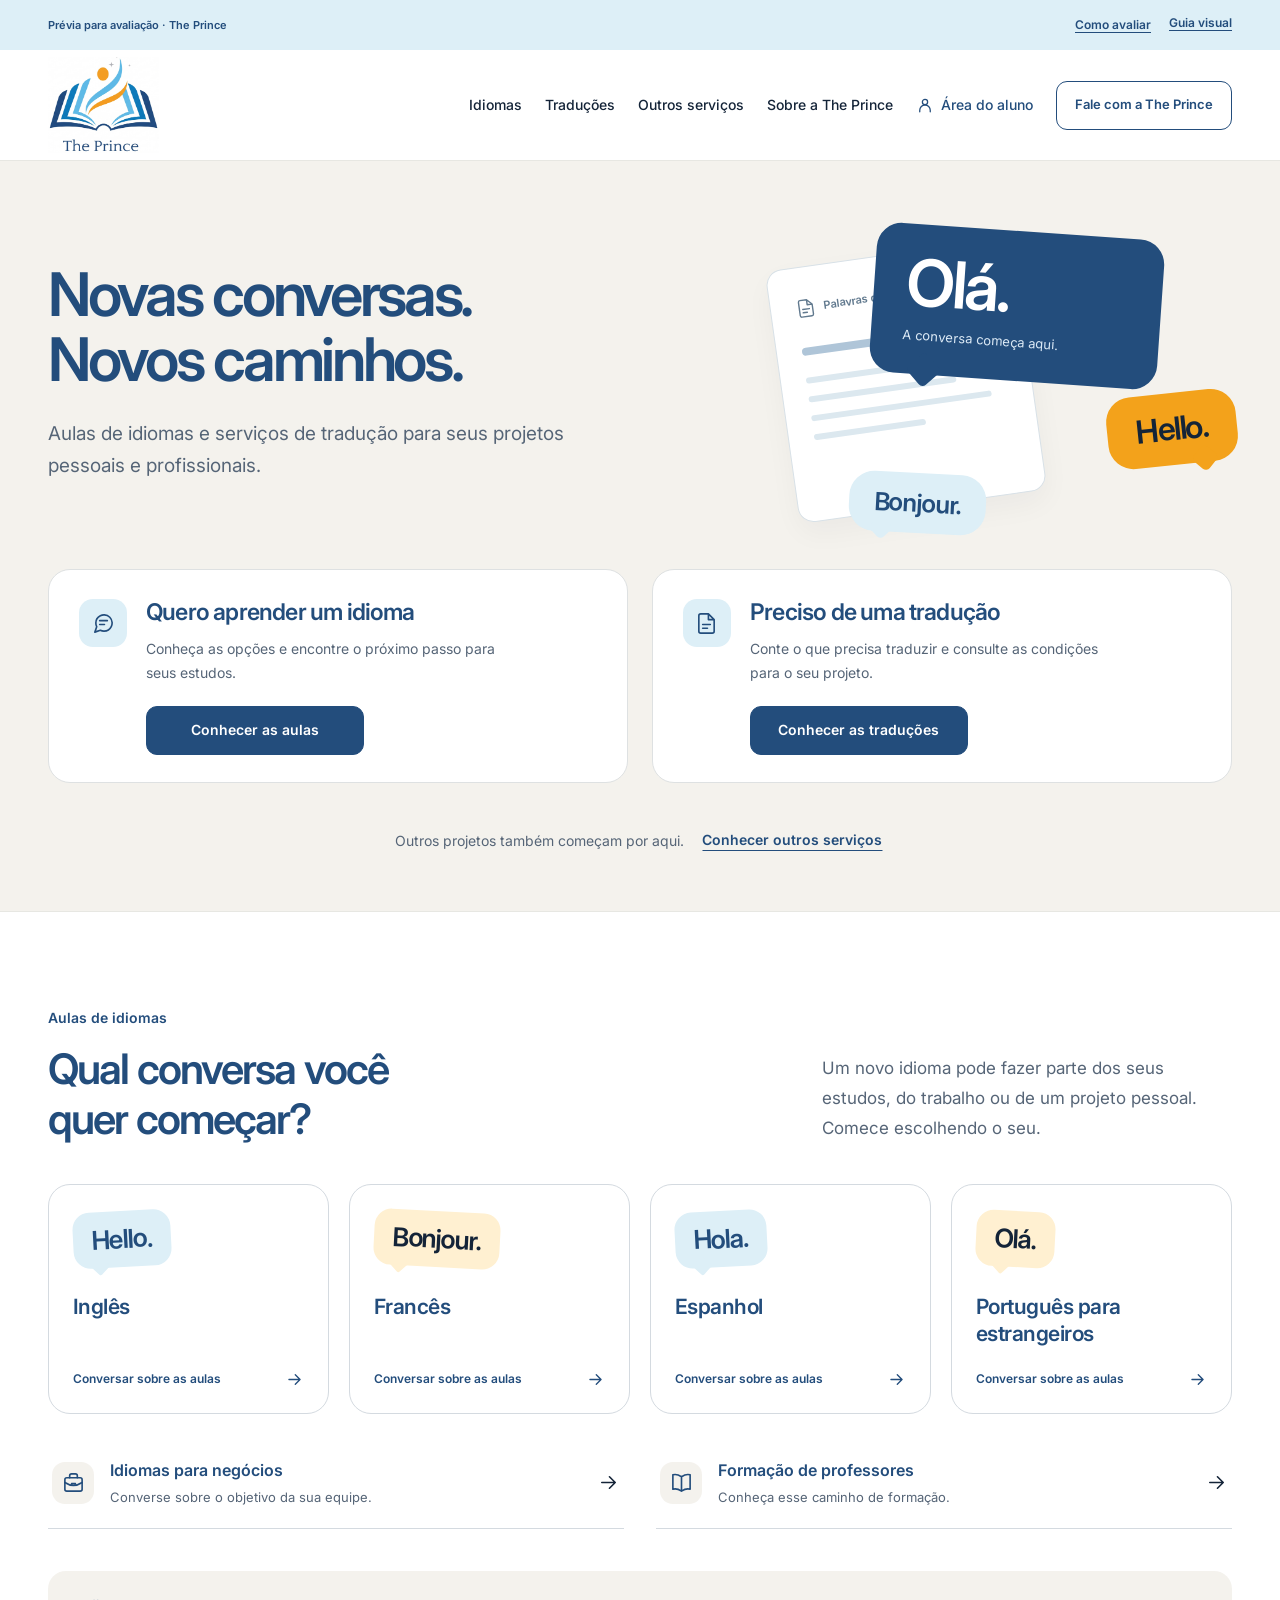
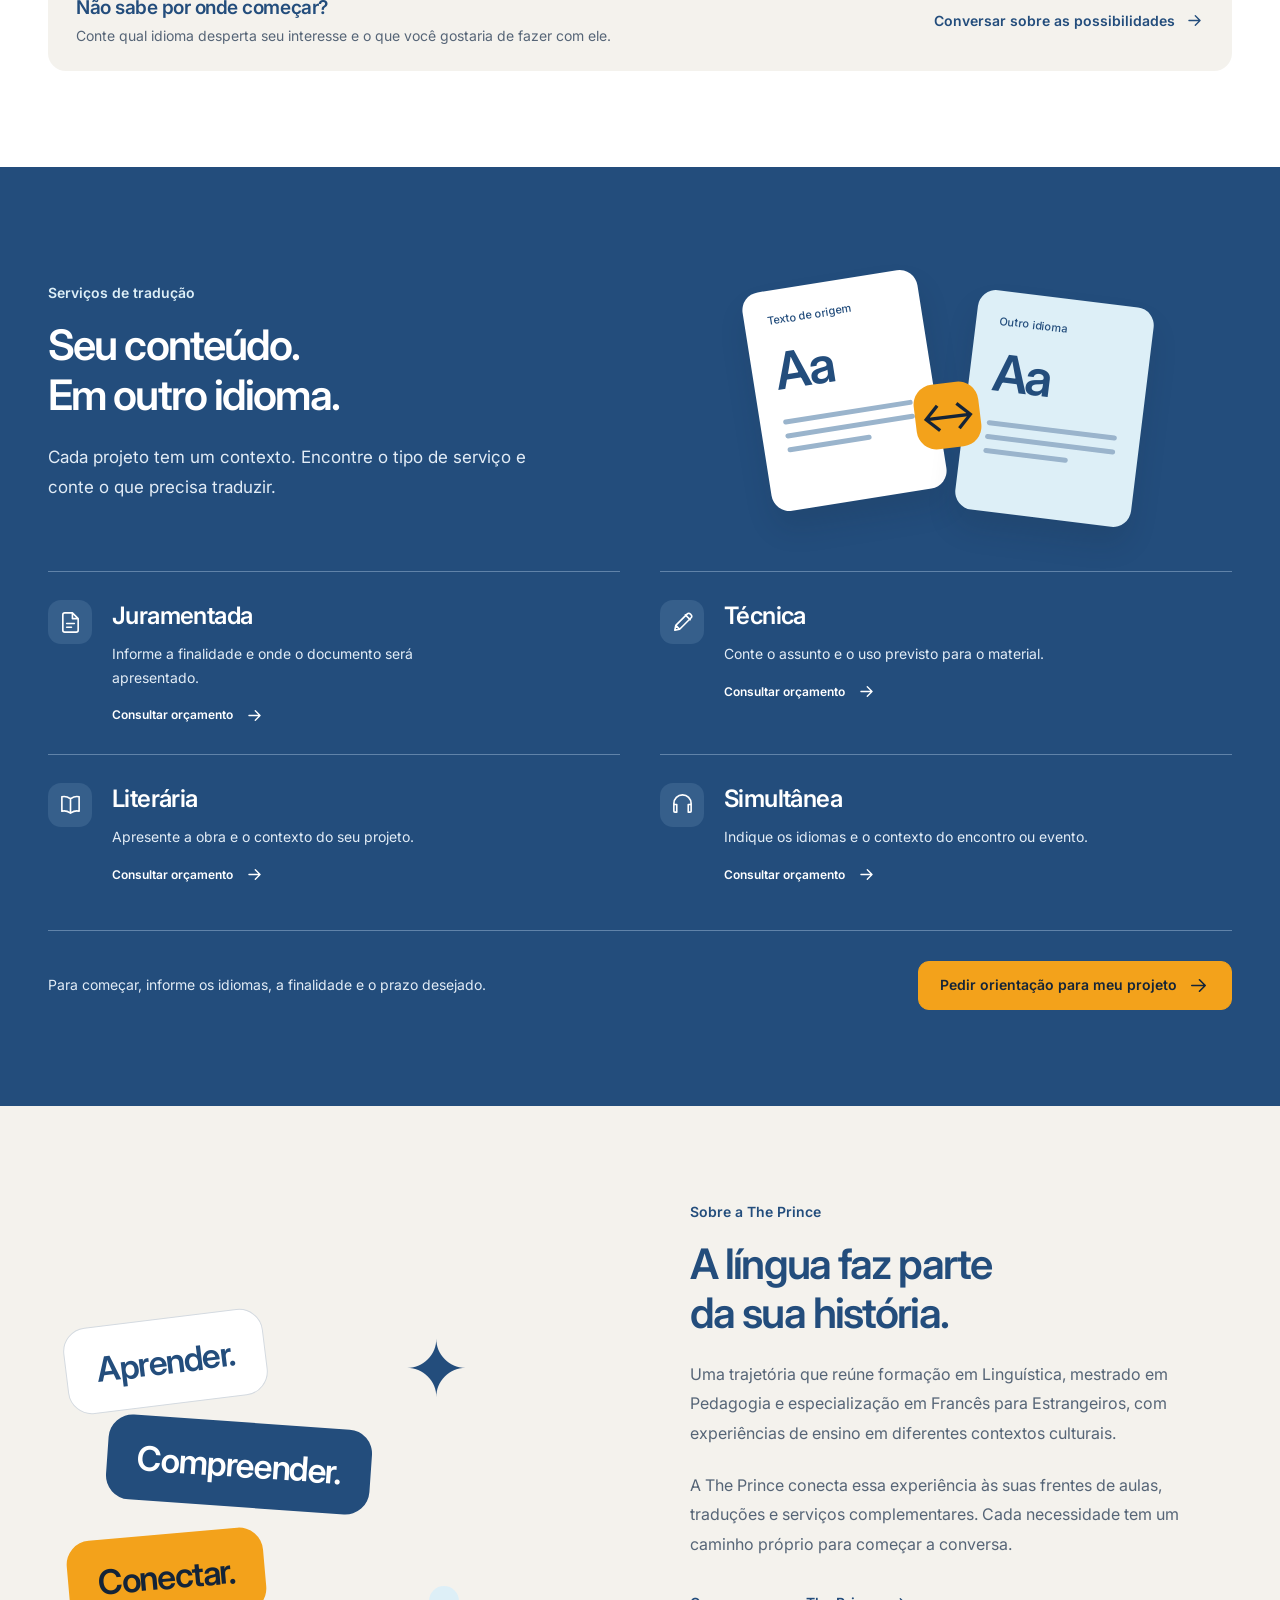
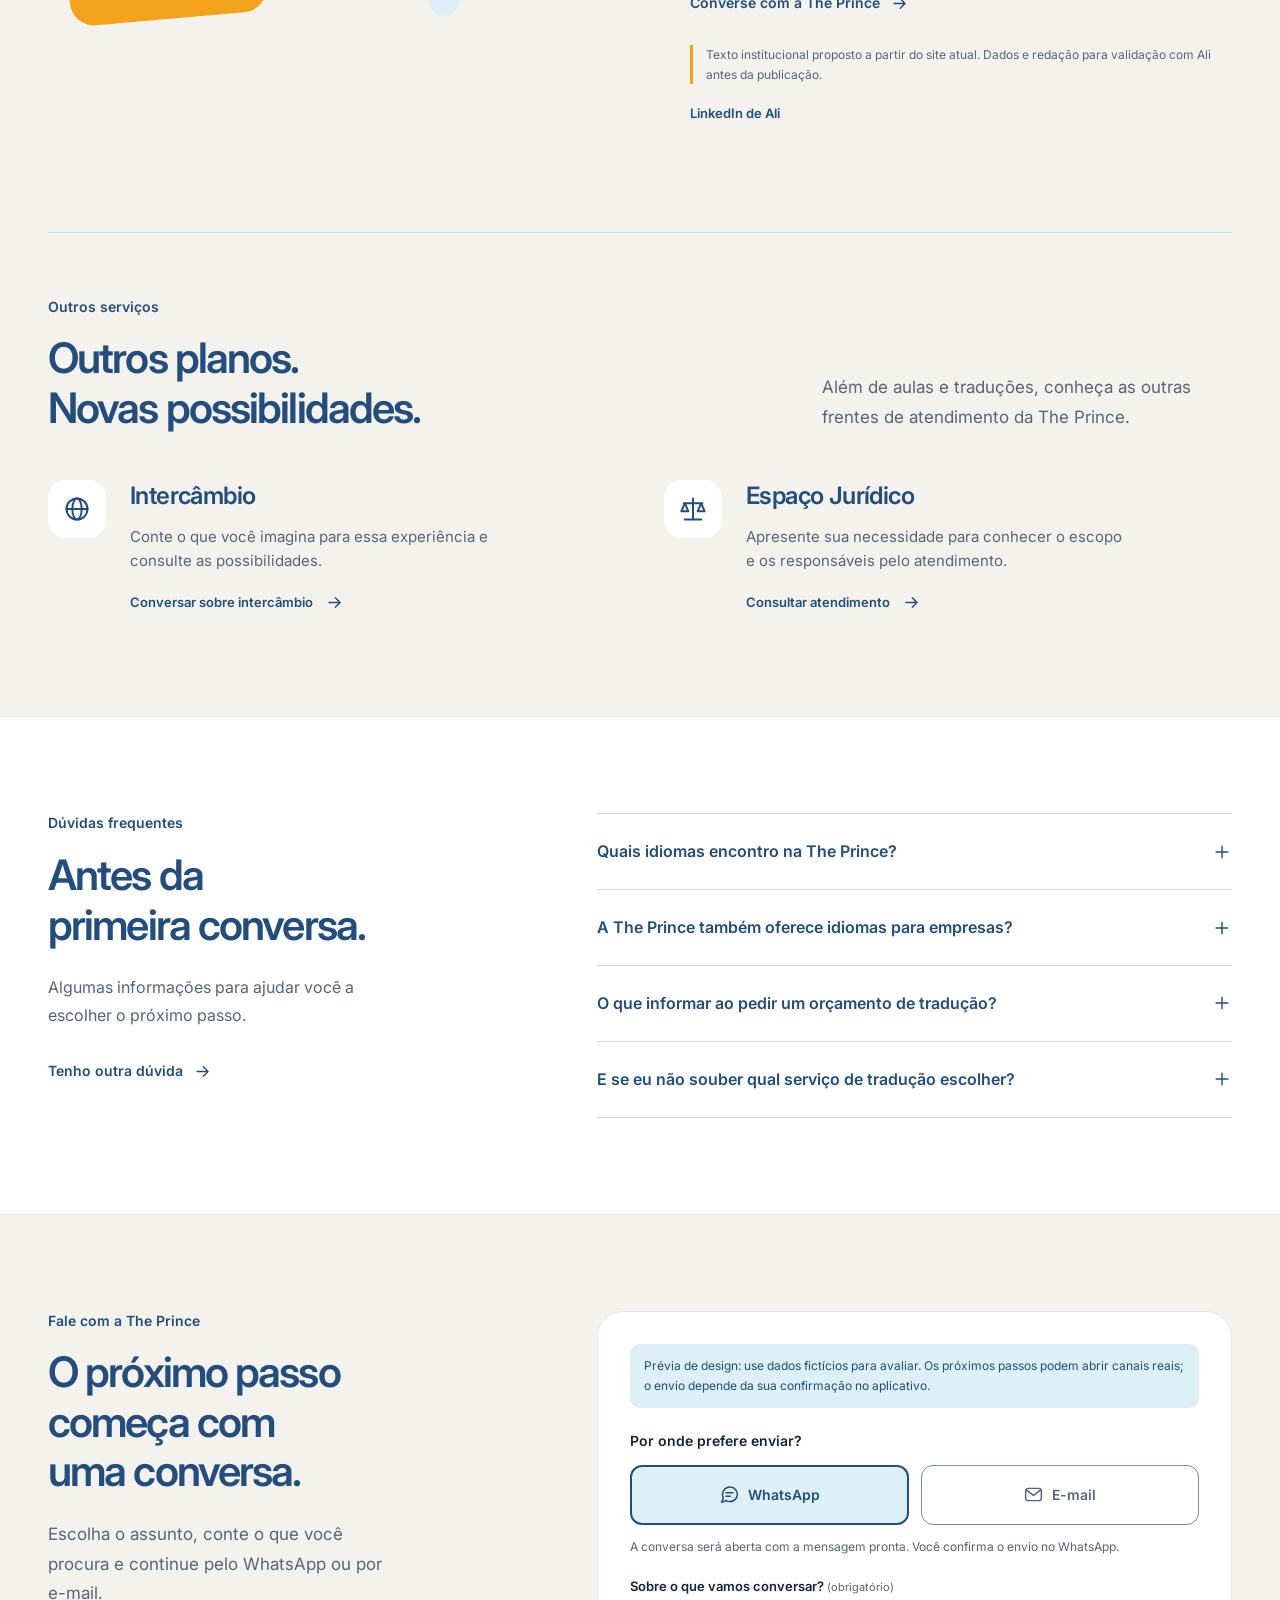
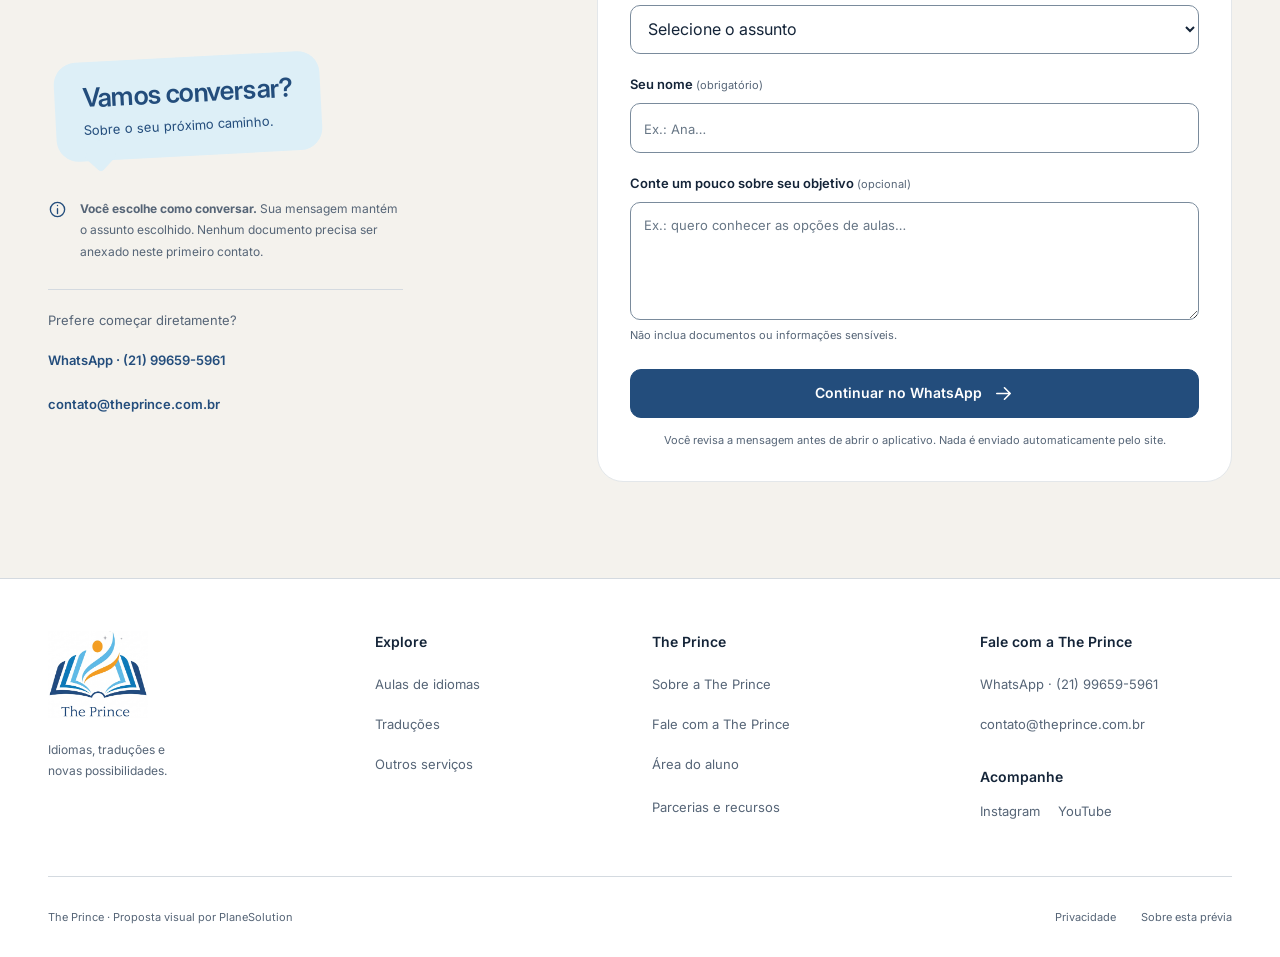
<file: index.html>
<!DOCTYPE html>


<html lang="pt-BR">

<head>
    <meta charset="utf-8" />
    <meta content="width=device-width, initial-scale=1" name="viewport" />
    <meta content="#F4F2ED" name="theme-color" />
    <meta content="noindex, nofollow" name="robots" />
    <title>The Prince — Prévia para avaliação</title>

    <meta content="no-referrer" name="referrer" />
    <meta
        content="Prévia de design da The Prince para avaliação. Acesso do aluno demonstrativo; não é o site de produção."
        name="description" />
    <!--Prévia pública de design. Sem autenticação real, backend ou persistência de dados do formulário.-->
    <link href="https://fonts.googleapis.com" rel="preconnect" />
    <link crossorigin="anonymous" href="https://fonts.gstatic.com" rel="preconnect" />
    <link href="https://fonts.googleapis.com/css2?family=Inter:wght@400;500;600;700&amp;display=swap"
        rel="stylesheet" />
    <link href="assets/site.css" rel="stylesheet" />
    <link href="assets/favicon.png" rel="icon" sizes="96x96" type="image/png" />
</head>

<body>
    <a class="skip" href="#conteudo">Pular para o conteúdo</a>
    <div aria-label="Ferramentas de avaliação da proposta" class="preview-bar review-toolbar" role="region">
        <div class="wrap"><strong>Prévia para avaliação · The Prince</strong>
            <div class="review-tools"><button data-info="notas" type="button">Como avaliar</button><a
                    href="design-system.html">Guia visual</a></div>
        </div>
    </div>
    <header class="header" data-home-view="">
        <div class="wrap header-inner">
            <a aria-label="The Prince — início" class="brand" href="#conteudo"><img alt="The Prince"
                    fetchpriority="high" height="311" src="assets/logo-the-prince.png" width="360" /></a>
            <button aria-controls="menu-principal" aria-expanded="false" aria-label="Abrir menu" class="menu-toggle"
                type="button"><svg aria-hidden="true" class="icon" viewBox="0 0 24 24">
                    <path d="M4 6h16M4 12h16M4 18h16"></path>
                </svg></button>
            <nav aria-label="Navegação principal" class="nav" id="menu-principal">
                <a class="nav-item" href="#idiomas">Idiomas</a><a class="nav-item" href="#traducoes">Traduções</a><a
                    class="nav-item" href="#outros-servicos">Outros serviços</a><a class="nav-item" href="#sobre">Sobre
                    a The Prince</a><a class="nav-item student-entry" href="#login"><svg aria-hidden="true" class="icon"
                        viewBox="0 0 24 24">
                        <circle cx="12" cy="8" r="3.5"></circle>
                        <path d="M5 21v-2a7 7 0 0 1 14 0v2"></path>
                    </svg><span>Área do aluno</span></a><a class="button header-cta" href="#contato">Fale com a The
                    Prince</a>
            </nav>
        </div>
    </header>
    <main data-home-view="" id="conteudo" tabindex="-1">
        <section aria-labelledby="hero-title" class="wrap home">
            <div class="copy">
                <h1 id="hero-title"><span>Novas conversas.</span><span>Novos caminhos.</span></h1>
                <p class="lead">Aulas de idiomas e serviços de tradução para seus projetos pessoais e profissionais.</p>
            </div>
            <div aria-hidden="true" class="art">
                <div class="sheet">
                    <div class="sheet-head"><svg class="icon" viewBox="0 0 24 24">
                            <path d="M14 2H6a2 2 0 0 0-2 2v16a2 2 0 0 0 2 2h12a2 2 0 0 0 2-2V8zM14 2v6h6M8 13h8M8 17h5">
                            </path>
                        </svg>Palavras que conectam</div>
                    <div class="line accent"></div>
                    <div class="line"></div>
                    <div class="line mid"></div>
                    <div class="line"></div>
                    <div class="line short"></div>
                </div>
                <div class="bubble bubble-main">Olá.<small>A conversa começa aqui.</small></div>
                <div class="bubble bubble-hello" lang="en">Hello.</div>
                <div class="bubble bubble-bonjour" lang="fr">Bonjour.</div>
            </div>
            <div aria-label="Escolha seu caminho" class="choices">
                <article class="route">
                    <div class="route-symbol"><svg aria-hidden="true" class="icon" viewBox="0 0 24 24">
                            <path
                                d="M21 11.5a8.3 8.3 0 0 1-.9 3.8 8.4 8.4 0 0 1-7.6 4.7 8.3 8.3 0 0 1-3.8-.9L3 21l1.9-5.7a8.3 8.3 0 0 1-.9-3.8 8.4 8.4 0 0 1 4.7-7.6 8.3 8.3 0 0 1 3.8-.9h.5a8.4 8.4 0 0 1 8 8zM8 9h8M8 13h5">
                            </path>
                        </svg></div>
                    <div class="route-copy">
                        <h2>Quero aprender um idioma</h2>
                        <p>Conheça as opções e encontre o próximo passo para seus estudos.</p><a class="button"
                            href="#idiomas">Conhecer as aulas</a>
                    </div>
                </article>
                <article class="route">
                    <div class="route-symbol"><svg aria-hidden="true" class="icon" viewBox="0 0 24 24">
                            <path d="M14 2H6a2 2 0 0 0-2 2v16a2 2 0 0 0 2 2h12a2 2 0 0 0 2-2V8zM14 2v6h6M8 13h8M8 17h5">
                            </path>
                        </svg></div>
                    <div class="route-copy">
                        <h2>Preciso de uma tradução</h2>
                        <p>Conte o que precisa traduzir e consulte as condições para o seu projeto.</p><a class="button"
                            href="#traducoes">Conhecer as traduções</a>
                    </div>
                </article>
            </div>
            <div class="other"><span>Outros projetos também começam por aqui.</span><a class="text-button"
                    href="#outros-servicos">Conhecer outros serviços</a></div>
        </section>
        <section aria-labelledby="languages-title" class="section languages" id="idiomas">
            <div class="wrap">
                <div class="section-head">
                    <div>
                        <p class="section-label">Aulas de idiomas</p>
                        <h2 id="languages-title">Qual conversa você<br class="desktop-break" /> quer começar?</h2>
                    </div>
                    <p class="section-intro">Um novo idioma pode fazer parte dos seus estudos, do trabalho ou de um
                        projeto pessoal. Comece escolhendo o seu.</p>
                </div>
                <div class="language-grid"><a class="language-card" data-interest="ingles" href="#contato"><span
                            aria-hidden="true" class="word-bubble" lang="en">Hello.</span>
                        <h3>Inglês</h3><span class="card-link">Conversar sobre as aulas <svg aria-hidden="true"
                                class="icon" viewBox="0 0 24 24">
                                <path d="M5 12h14m-6-6 6 6-6 6"></path>
                            </svg></span>
                    </a><a class="language-card" data-interest="frances" href="#contato"><span aria-hidden="true"
                            class="word-bubble" lang="fr">Bonjour.</span>
                        <h3>Francês</h3><span class="card-link">Conversar sobre as aulas <svg aria-hidden="true"
                                class="icon" viewBox="0 0 24 24">
                                <path d="M5 12h14m-6-6 6 6-6 6"></path>
                            </svg></span>
                    </a><a class="language-card" data-interest="espanhol" href="#contato"><span aria-hidden="true"
                            class="word-bubble" lang="es">Hola.</span>
                        <h3>Espanhol</h3><span class="card-link">Conversar sobre as aulas <svg aria-hidden="true"
                                class="icon" viewBox="0 0 24 24">
                                <path d="M5 12h14m-6-6 6 6-6 6"></path>
                            </svg></span>
                    </a><a class="language-card" data-interest="portugues" href="#contato"><span aria-hidden="true"
                            class="word-bubble" lang="pt-BR">Olá.</span>
                        <h3>Português para estrangeiros</h3><span class="card-link">Conversar sobre as aulas <svg
                                aria-hidden="true" class="icon" viewBox="0 0 24 24">
                                <path d="M5 12h14m-6-6 6 6-6 6"></path>
                            </svg></span>
                    </a></div>
                <div class="learning-paths"><a data-interest="negocios" href="#contato"><span class="path-icon"><svg
                                aria-hidden="true" class="icon" viewBox="0 0 24 24">
                                <rect height="14" rx="2" width="18" x="3" y="7"></rect>
                                <path d="M8 7V5a2 2 0 0 1 2-2h4a2 2 0 0 1 2 2v2M3 12c6 4 12 4 18 0M10 13h4"></path>
                            </svg></span><span><strong>Idiomas para negócios</strong><small>Converse sobre o objetivo da
                                sua equipe.</small></span><svg aria-hidden="true" class="icon" viewBox="0 0 24 24">
                            <path d="M5 12h14m-6-6 6 6-6 6"></path>
                        </svg></a><a data-interest="formacao" href="#contato"><span class="path-icon"><svg
                                aria-hidden="true" class="icon" viewBox="0 0 24 24">
                                <path d="M3 4c3-1 6 0 9 2 3-2 6-3 9-2v15c-3-1-6 0-9 2-3-2-6-3-9-2zM12 6v15"></path>
                            </svg></span><span><strong>Formação de professores</strong><small>Conheça esse caminho de
                                formação.</small></span><svg aria-hidden="true" class="icon" viewBox="0 0 24 24">
                            <path d="M5 12h14m-6-6 6 6-6 6"></path>
                        </svg></a></div>
                <div class="conversation-start">
                    <h3>Não sabe por onde começar?</h3>
                    <p>Conte qual idioma desperta seu interesse e o que você gostaria de fazer com ele.</p><a
                        class="text-link" data-interest="aulas" href="#contato">Conversar sobre as possibilidades<svg
                            aria-hidden="true" class="icon" viewBox="0 0 24 24">
                            <path d="M5 12h14m-6-6 6 6-6 6"></path>
                        </svg></a>
                </div>
            </div>
        </section>
        <section aria-labelledby="translations-title" class="section translations" id="traducoes">
            <div class="wrap">
                <div class="translation-heading">
                    <div>
                        <p class="section-label">Serviços de tradução</p>
                        <h2 id="translations-title">Seu conteúdo.<br />Em outro idioma.</h2>
                        <p class="section-intro">Cada projeto tem um contexto. Encontre o tipo de serviço e conte o que
                            precisa traduzir.</p>
                    </div>
                    <div aria-hidden="true" class="translation-art">
                        <div class="translation-page source-page"><span class="paper-label">Texto de
                                origem</span><strong>Aa</strong><i></i><i></i><i></i></div><span
                            class="translation-bridge">↔</span>
                        <div class="translation-page target-page"><span class="paper-label">Outro
                                idioma</span><strong>Aa</strong><i></i><i></i><i></i></div>
                    </div>
                </div>
                <div class="translation-grid"><a class="translation-card" data-interest="juramentada"
                        href="#contato"><span class="service-icon"><svg aria-hidden="true" class="icon"
                                viewBox="0 0 24 24">
                                <path
                                    d="M14 2H6a2 2 0 0 0-2 2v16a2 2 0 0 0 2 2h12a2 2 0 0 0 2-2V8zM14 2v6h6M8 13h8M8 17h5">
                                </path>
                            </svg></span>
                        <div>
                            <h3>Juramentada</h3>
                            <p>Informe a finalidade e onde o documento será apresentado.</p><span
                                class="card-link">Consultar orçamento <svg aria-hidden="true" class="icon"
                                    viewBox="0 0 24 24">
                                    <path d="M5 12h14m-6-6 6 6-6 6"></path>
                                </svg></span>
                        </div>
                    </a><a class="translation-card" data-interest="tecnica" href="#contato"><span
                            class="service-icon"><svg aria-hidden="true" class="icon" viewBox="0 0 24 24">
                                <path d="m15 4 5 5M4 20l5-1L21 7a2 2 0 0 0 0-3l-1-1a2 2 0 0 0-3 0L5 15zM5 15l4 4">
                                </path>
                            </svg></span>
                        <div>
                            <h3>Técnica</h3>
                            <p>Conte o assunto e o uso previsto para o material.</p><span class="card-link">Consultar
                                orçamento <svg aria-hidden="true" class="icon" viewBox="0 0 24 24">
                                    <path d="M5 12h14m-6-6 6 6-6 6"></path>
                                </svg></span>
                        </div>
                    </a><a class="translation-card" data-interest="literaria" href="#contato"><span
                            class="service-icon"><svg aria-hidden="true" class="icon" viewBox="0 0 24 24">
                                <path d="M3 4c3-1 6 0 9 2 3-2 6-3 9-2v15c-3-1-6 0-9 2-3-2-6-3-9-2zM12 6v15"></path>
                            </svg></span>
                        <div>
                            <h3>Literária</h3>
                            <p>Apresente a obra e o contexto do seu projeto.</p><span class="card-link">Consultar
                                orçamento <svg aria-hidden="true" class="icon" viewBox="0 0 24 24">
                                    <path d="M5 12h14m-6-6 6 6-6 6"></path>
                                </svg></span>
                        </div>
                    </a><a class="translation-card" data-interest="simultanea" href="#contato"><span
                            class="service-icon"><svg aria-hidden="true" class="icon" viewBox="0 0 24 24">
                                <path
                                    d="M3 14v-3a9 9 0 0 1 18 0v3M6 12H4a1 1 0 0 0-1 1v6a1 1 0 0 0 1 1h2zM18 12h2a1 1 0 0 1 1 1v6a1 1 0 0 1-1 1h-2z">
                                </path>
                            </svg></span>
                        <div>
                            <h3>Simultânea</h3>
                            <p>Indique os idiomas e o contexto do encontro ou evento.</p><span
                                class="card-link">Consultar orçamento <svg aria-hidden="true" class="icon"
                                    viewBox="0 0 24 24">
                                    <path d="M5 12h14m-6-6 6 6-6 6"></path>
                                </svg></span>
                        </div>
                    </a></div>
                <div class="translation-foot">
                    <p>Para começar, informe os idiomas, a finalidade e o prazo desejado.</p><a
                        class="button button-yellow" data-interest="traducoes" href="#contato">Pedir orientação para meu
                        projeto<svg aria-hidden="true" class="icon" viewBox="0 0 24 24">
                            <path d="M5 12h14m-6-6 6 6-6 6"></path>
                        </svg></a>
                </div>
            </div>
        </section>
        <section aria-labelledby="about-title" class="section about" id="sobre">
            <div class="wrap about-grid">
                <div aria-hidden="true" class="about-art"><span class="about-word word-learn">Aprender.</span><span
                        class="about-word word-understand">Compreender.</span><span
                        class="about-word word-connect">Conectar.</span><span class="about-star">✦</span><span
                        class="about-dot"></span></div>
                <div class="about-copy">
                    <p class="section-label">Sobre a The Prince</p>
                    <h2 id="about-title">A língua faz parte<br class="desktop-break" /> da sua história.</h2>
                    <p>Uma trajetória que reúne formação em Linguística, mestrado em Pedagogia e especialização em
                        Francês para Estrangeiros, com experiências de ensino em diferentes contextos culturais.</p>
                    <p>A The Prince conecta essa experiência às suas frentes de aulas, traduções e serviços
                        complementares. Cada necessidade tem um caminho próprio para começar a conversa.</p><a
                        class="text-link" data-interest="geral" href="#contato">Converse com a The Prince<svg
                            aria-hidden="true" class="icon" viewBox="0 0 24 24">
                            <path d="M5 12h14m-6-6 6 6-6 6"></path>
                        </svg></a>
                    <p class="editorial-review">Texto institucional proposto a partir do site atual. Dados e redação
                        para validação com Ali antes da publicação.</p><a class="text-link professional-link"
                        href="https://www.linkedin.com/in/ali-enver-ferdi-kulak-294988281/" referrerpolicy="no-referrer"
                        rel="noopener noreferrer" target="_blank">LinkedIn de Ali<span class="sr-only"> (abre em outra
                            aba)</span></a>
                </div>
            </div>
        </section>
        <section aria-labelledby="others-title" class="section other-services" id="outros-servicos">
            <div class="wrap">
                <div class="section-head">
                    <div>
                        <p class="section-label">Outros serviços</p>
                        <h2 id="others-title">Outros planos.<br />Novas possibilidades.</h2>
                    </div>
                    <p class="section-intro">Além de aulas e traduções, conheça as outras frentes de atendimento da The
                        Prince.</p>
                </div>
                <div class="other-grid"><a class="other-card" data-interest="intercambio" href="#contato"><span
                            class="other-icon"><svg aria-hidden="true" class="icon" viewBox="0 0 24 24">
                                <circle cx="12" cy="12" r="9"></circle>
                                <ellipse cx="12" cy="12" rx="4" ry="9"></ellipse>
                                <path d="M3 12h18"></path>
                            </svg></span>
                        <div>
                            <h3>Intercâmbio</h3>
                            <p>Conte o que você imagina para essa experiência e consulte as possibilidades.</p><span
                                class="card-link">Conversar sobre intercâmbio <svg aria-hidden="true" class="icon"
                                    viewBox="0 0 24 24">
                                    <path d="M5 12h14m-6-6 6 6-6 6"></path>
                                </svg></span>
                        </div>
                    </a><a class="other-card" data-interest="juridico" href="#contato"><span class="other-icon"><svg
                                aria-hidden="true" class="icon" viewBox="0 0 24 24">
                                <path d="M12 3v18M5 21h14M4 7h16M5 7l-3 7h6zm14 0-3 7h6z"></path>
                            </svg></span>
                        <div>
                            <h3>Espaço Jurídico</h3>
                            <p>Apresente sua necessidade para conhecer o escopo e os responsáveis pelo atendimento.</p>
                            <span class="card-link">Consultar atendimento <svg aria-hidden="true" class="icon"
                                    viewBox="0 0 24 24">
                                    <path d="M5 12h14m-6-6 6 6-6 6"></path>
                                </svg></span>
                        </div>
                    </a></div>
            </div>
        </section>
        <section aria-labelledby="faq-title" class="section faq">
            <div class="wrap faq-grid">
                <div>
                    <p class="section-label">Dúvidas frequentes</p>
                    <h2 id="faq-title">Antes da<br class="desktop-break" /> primeira conversa.</h2>
                    <p class="section-intro">Algumas informações para ajudar você a escolher o próximo passo.</p><a
                        class="text-link" href="#contato">Tenho outra dúvida <svg aria-hidden="true" class="icon"
                            viewBox="0 0 24 24">
                            <path d="M5 12h14m-6-6 6 6-6 6"></path>
                        </svg></a>
                </div>
                <div class="faq-list">
                    <details>
                        <summary>Quais idiomas encontro na The Prince?<svg aria-hidden="true" class="icon"
                                viewBox="0 0 24 24">
                                <path d="M5 12h14M12 5v14"></path>
                            </svg></summary>
                        <div class="faq-answer">
                            <p>As opções apresentadas são inglês, francês, espanhol e português para estrangeiros.
                                Escolha o idioma para consultar formatos, disponibilidade e condições das aulas.</p>
                        </div>
                    </details>
                    <details>
                        <summary>A The Prince também oferece idiomas para empresas?<svg aria-hidden="true" class="icon"
                                viewBox="0 0 24 24">
                                <path d="M5 12h14M12 5v14"></path>
                            </svg></summary>
                        <div class="faq-answer">
                            <p>Há uma frente de idiomas para negócios. Informe o idioma de interesse e o objetivo da
                                equipe para conversar sobre essa necessidade.</p>
                        </div>
                    </details>
                    <details>
                        <summary>O que informar ao pedir um orçamento de tradução?<svg aria-hidden="true" class="icon"
                                viewBox="0 0 24 24">
                                <path d="M5 12h14M12 5v14"></path>
                            </svg></summary>
                        <div class="faq-answer">
                            <p>Comece pelos idiomas de origem e destino, a finalidade do conteúdo e o prazo desejado.
                                Não há envio de documentos nesta demonstração.</p>
                        </div>
                    </details>
                    <details>
                        <summary>E se eu não souber qual serviço de tradução escolher?<svg aria-hidden="true"
                                class="icon" viewBox="0 0 24 24">
                                <path d="M5 12h14M12 5v14"></path>
                            </svg></summary>
                        <div class="faq-answer">
                            <p>Você pode descrever o seu projeto sem escolher uma modalidade. A opção “Traduções —
                                preciso de orientação” mantém esse contexto na solicitação.</p>
                        </div>
                    </details>
                </div>
            </div>
        </section>
        <section aria-labelledby="contact-title" class="section contact" id="contato">
            <div class="wrap contact-grid">
                <div class="contact-copy">
                    <p class="section-label">Fale com a The Prince</p>
                    <h2 id="contact-title">O próximo passo<br class="desktop-break" /> começa com<br
                            class="desktop-break" /> uma conversa.</h2>
                    <p class="section-intro">Escolha o assunto, conte o que você procura e continue pelo WhatsApp ou por
                        e-mail.</p>
                    <div aria-hidden="true" class="contact-bubble">Vamos conversar?<span>Sobre o seu próximo
                            caminho.</span></div>
                    <div class="contact-note"><svg aria-hidden="true" class="icon" viewBox="0 0 24 24">
                            <circle cx="12" cy="12" r="9"></circle>
                            <path d="M12 11v6M12 7h.01"></path>
                        </svg>
                        <p><strong>Você escolhe como conversar.</strong> Sua mensagem mantém o assunto escolhido. Nenhum
                            documento precisa ser anexado neste primeiro contato.</p>
                    </div>
                    <div class="direct-contacts"><span>Prefere começar diretamente?</span><a class=""
                            href="https://wa.me/5521996595961?text=Ol%C3%A1%2C%20The%20Prince%21%20Gostaria%20de%20informa%C3%A7%C3%B5es."
                            referrerpolicy="no-referrer" rel="noopener noreferrer" target="_blank">WhatsApp · (21)
                            99659-5961<span class="sr-only"> (abre em outra aba)</span></a><a
                            href="mailto:contato@theprince.com.br">contato@theprince.com.br</a></div>
                </div>
                <div class="form-surface">
                    <form action="about:blank" aria-describedby="form-demo-note" id="contact-form" novalidate="">
                        <fieldset disabled="" id="demo-fields">
                            <p class="form-demo-note" id="form-demo-note">Prévia de design: use dados fictícios para
                                avaliar. Os próximos passos podem abrir canais reais; o envio depende da sua confirmação
                                no aplicativo.</p>
                            <fieldset aria-describedby="channel-hint" class="send-options">
                                <legend>Por onde prefere enviar?</legend>
                                <div class="channel-grid">
                                    <label class="channel-option"><input checked="" name="envio" type="radio"
                                            value="whatsapp" /><svg aria-hidden="true" class="icon" viewBox="0 0 24 24">
                                            <path
                                                d="M21 11.5a8.5 8.5 0 0 1-12.7 7.4L3 21l1.9-5.3A8.5 8.5 0 1 1 21 11.5Z">
                                            </path>
                                            <path d="M8 10h8m-8 4h5"></path>
                                        </svg><span>WhatsApp</span></label>
                                    <label class="channel-option"><input name="envio" type="radio" value="email" /><svg
                                            aria-hidden="true" class="icon" viewBox="0 0 24 24">
                                            <rect height="14" rx="3" width="18" x="3" y="5"></rect>
                                            <path d="m4 7 8 6 8-6"></path>
                                        </svg><span>E-mail</span></label>
                                </div>
                                <p class="channel-hint" id="channel-hint">A conversa será aberta com a mensagem pronta.
                                    Você confirma o envio no WhatsApp.</p>
                            </fieldset>
                            <div class="field"><label for="assunto">Sobre o que vamos conversar?
                                    <span>(obrigatório)</span></label><select
                                    aria-describedby="assunto-error context-status" id="assunto" name="assunto"
                                    required="">
                                    <option value="">Selecione o assunto</option>
                                    <optgroup label="Aulas de idiomas">
                                        <option value="aulas">Aulas — preciso de orientação</option>
                                        <option value="ingles">Aulas de inglês</option>
                                        <option value="frances">Aulas de francês</option>
                                        <option value="espanhol">Aulas de espanhol</option>
                                        <option value="portugues">Português para estrangeiros</option>
                                        <option value="negocios">Idiomas para negócios</option>
                                        <option value="formacao">Formação de professores</option>
                                    </optgroup>
                                    <optgroup label="Traduções">
                                        <option value="traducoes">Traduções — preciso de orientação</option>
                                        <option value="juramentada">Tradução juramentada</option>
                                        <option value="tecnica">Tradução técnica</option>
                                        <option value="literaria">Tradução literária</option>
                                        <option value="simultanea">Tradução simultânea</option>
                                    </optgroup>
                                    <optgroup label="Outros assuntos">
                                        <option value="intercambio">Intercâmbio</option>
                                        <option value="juridico">Espaço Jurídico</option>
                                        <option value="geral">Contato geral</option>
                                        <option value="acesso">Ajuda com acesso do aluno</option>
                                    </optgroup>
                                </select>
                                <span class="field-error" hidden="" id="assunto-error">Selecione um assunto para
                                    continuar.</span>
                                <span aria-live="polite" class="context-status" id="context-status"></span>
                            </div>
                            <div class="field"><label for="nome">Seu nome <span>(obrigatório)</span></label>
                                <input aria-describedby="nome-error" autocomplete="off" id="nome" maxlength="100"
                                    name="nome" placeholder="Ex.: Ana…" required="" type="text" />
                                <span class="field-error" hidden="" id="nome-error">Informe seu nome para
                                    continuar.</span>
                            </div>
                            <div class="field"><label for="mensagem">Conte um pouco sobre seu objetivo
                                    <span>(opcional)</span></label>
                                <textarea aria-describedby="message-hint" autocomplete="off" id="mensagem"
                                    maxlength="1500" name="mensagem"
                                    placeholder="Ex.: quero conhecer as opções de aulas…" rows="3"></textarea>
                                <small id="message-hint">Não inclua documentos ou informações sensíveis.</small>
                            </div>
                            <button class="button submit-preview" type="submit"><span id="send-label">Continuar no
                                    WhatsApp</span><svg aria-hidden="true" class="icon" viewBox="0 0 24 24">
                                    <path d="M5 12h14m-6-6 6 6-6 6"></path>
                                </svg></button>
                            <p class="form-footnote">Você revisa a mensagem antes de abrir o aplicativo. Nada é enviado
                                automaticamente pelo site.</p>
                            <p aria-live="polite" class="sr-only" id="form-status"></p>
                        </fieldset>
                    </form>
                </div>
            </div>
        </section>
    </main>
    <footer class="footer" data-home-view="">
        <div class="wrap">
            <div class="footer-main">
                <div class="footer-brand"><a aria-label="The Prince — voltar ao início" class="brand"
                        href="#conteudo"><img alt="The Prince" height="311" loading="lazy"
                            src="assets/logo-the-prince.png" width="360" /></a>
                    <p>Idiomas, traduções e<br />novas possibilidades.</p>
                </div>
                <div>
                    <h2>Explore</h2><a href="#idiomas">Aulas de idiomas</a><a href="#traducoes">Traduções</a><a
                        href="#outros-servicos">Outros serviços</a>
                </div>
                <div>
                    <h2>The Prince</h2><a href="#sobre">Sobre a The Prince</a><a href="#contato">Fale com a The
                        Prince</a><a href="#login">Área do aluno</a><button class="footer-link" data-info="recursos"
                        type="button">Parcerias e recursos</button>
                </div>
                <div class="footer-end">
                    <h2>Fale com a The Prince</h2><a class="" href="https://wa.me/5521996595961"
                        referrerpolicy="no-referrer" rel="noopener noreferrer" target="_blank">WhatsApp · (21)
                        99659-5961<span class="sr-only"> (abre em outra aba)</span></a><a
                        href="mailto:contato@theprince.com.br">contato@theprince.com.br</a>
                    <h2 class="social-heading">Acompanhe</h2>
                    <div class="social-links"><a class="" href="https://www.instagram.com/the.princeschool"
                            referrerpolicy="no-referrer" rel="noopener noreferrer" target="_blank">Instagram<span
                                class="sr-only"> (abre em outra aba)</span></a><a class=""
                            href="https://www.youtube.com/@ThePrinceSchool" referrerpolicy="no-referrer"
                            rel="noopener noreferrer" target="_blank">YouTube<span class="sr-only"> (abre em outra
                                aba)</span></a></div>
                </div>
            </div>
            <div class="footer-bottom"><span>The Prince · Proposta visual por PlaneSolution</span>
                <div><button data-info="privacidade" type="button">Privacidade</button><button data-info="notas"
                        type="button">Sobre esta prévia</button></div>
            </div>
        </div>
    </footer>
    <div hidden="" id="student-view">
        <header class="student-header">
            <div class="wrap student-header-inner">
                <a aria-label="The Prince — voltar ao site" class="brand" href="#conteudo"><img alt="The Prince"
                        fetchpriority="high" height="311" src="assets/logo-the-prince.png" width="360" /></a>
                <a class="back-to-site" href="#conteudo"><svg aria-hidden="true" class="icon" viewBox="0 0 24 24">
                        <path d="M19 12H5m6-6-6 6 6 6"></path>
                    </svg><span>Voltar ao site</span></a>
            </div>
        </header>
        <main aria-labelledby="login-title" class="wrap login-layout" id="login">
            <section aria-labelledby="student-story-title" class="login-story">
                <p class="section-label">Área do aluno The Prince</p>
                <h2 id="student-story-title">A próxima conversa<br />começa com você.</h2>
                <p class="login-story-text">Um espaço para continuar aprendendo e dar vida a novas palavras.</p>
                <div aria-hidden="true" class="student-art">
                    <div class="study-sheet">
                        <div class="study-sheet-head"><svg aria-hidden="true" class="icon" viewBox="0 0 24 24">
                                <path d="M12 5v15m0-15C8 2 3 4 3 4v15s5-2 9 1m0-15c4-3 9-1 9-1v15s-5-2-9 1"></path>
                            </svg><span>Seu material de francês</span></div>
                        <div class="study-sheet-word">Aa</div><i></i><i></i><i></i>
                    </div>
                    <div class="welcome-bubble">Bonjour.<small>Que bom ter você por aqui.</small></div>
                    <div class="lesson-tag">On y va!</div>
                    <div class="study-spark">✦</div>
                </div>
                <div class="login-course-note"><svg aria-hidden="true" class="icon" viewBox="0 0 24 24">
                        <path d="M12 5v15m0-15C8 2 3 4 3 4v15s5-2 9 1m0-15c4-3 9-1 9-1v15s-5-2-9 1"></path>
                    </svg>
                    <p><strong>Francês A1</strong><span>O material do curso espera por você.</span></p>
                </div>
            </section>
            <section aria-labelledby="login-title" class="login-panel">
                <div class="login-panel-top"><span class="login-mark"><svg aria-hidden="true" class="icon"
                            viewBox="0 0 24 24">
                            <circle cx="12" cy="8" r="3.5"></circle>
                            <path d="M5 21v-2a7 7 0 0 1 14 0v2"></path>
                        </svg></span><span class="demo-badge">Acesso demonstrativo</span></div>
                <h1 id="login-title" tabindex="-1">Bem-vindo<br /> de volta.</h1>
                <p class="login-description">Entre para acessar seu material de francês.</p>
                <div class="demo-account" id="demo-account-note"><strong>Uma conta fictícia para conhecer o
                        percurso.</strong><span>Os campos estão preenchidos para a apresentação. Não digite credenciais
                        reais.</span></div>
                <div class="field"><label for="student-email">E-mail</label><input aria-describedby="demo-account-note"
                        autocomplete="off" id="student-email" readonly="" spellcheck="false" type="email"
                        value="aluno@example.com" /></div>
                <div class="field"><label for="student-password">Senha</label>
                    <div class="password-wrap"><input aria-describedby="demo-account-note" autocomplete="off"
                            id="student-password" readonly="" type="password" value="demonstracao" /><button
                            aria-label="Mostrar senha de demonstração" aria-pressed="false" class="password-toggle"
                            id="toggle-password" type="button"><svg aria-hidden="true" class="icon" viewBox="0 0 24 24">
                                <path d="M2 12s3.5-7 10-7 10 7 10 7-3.5 7-10 7S2 12 2 12Z"></path>
                                <circle cx="12" cy="12" r="3"></circle>
                            </svg></button></div>
                </div>
                <div class="login-tools"><button class="text-link" data-info="senha" type="button">Esqueci minha
                        senha</button></div>
                <a class="button login-submit" href="https://rennanferraz.github.io/cursofrances-A1/" id="enter-course"
                    referrerpolicy="no-referrer" rel="noopener noreferrer" target="_blank">Entrar e acessar o curso <svg
                        aria-hidden="true" class="icon" viewBox="0 0 24 24">
                        <path d="M5 12h14m-6-6 6 6-6 6"></path>
                    </svg></a>
                <p class="login-footnote">Demonstração sem autenticação. O material abre em outra aba, sem receber os
                    dados desta tela.</p>
                <div class="login-help">
                    <p>Precisa de ajuda com o acesso?</p><a class="text-link" data-interest="acesso"
                        href="#contato">Fale com a The Prince <svg aria-hidden="true" class="icon" viewBox="0 0 24 24">
                            <path d="M5 12h14m-6-6 6 6-6 6"></path>
                        </svg></a>
                </div>
                <p aria-live="polite" class="sr-only" id="course-status"></p>
            </section>
        </main>
        <footer class="student-footer">
            <div class="wrap"><span>The Prince · Aprender. Compreender. Conectar.</span><button data-info="notas"
                    type="button">Sobre esta prévia</button></div>
        </footer>
    </div>
    <dialog aria-describedby="dialog-body" aria-labelledby="dialog-title" id="preview-dialog">
        <div class="dialog-top">
            <h2 id="dialog-title">Prévia da solicitação</h2><button aria-label="Fechar janela" class="close"
                type="button"><svg aria-hidden="true" class="icon" viewBox="0 0 24 24">
                    <path d="m6 6 12 12M6 18 18 6"></path>
                </svg></button>
        </div>
        <div class="dialog-body" id="dialog-body"></div>
        <p class="demo-note">Prévia de design. A revisão não envia mensagens. Curso, redes e canais de contato só abrem
            por sua ação.</p>
    </dialog><noscript>
        <style>
            .menu-toggle {
                display: none
            }

            .nav {
                display: flex;
                position: static;
                flex-wrap: wrap;
                box-shadow: none
            }

            .header-inner {
                flex-wrap: wrap
            }

            .nav-item {
                white-space: normal
            }
        </style>
        <p class="wrap">JavaScript está desativado. Os links de seção e as dúvidas continuam acessíveis; a prévia do
            formulário e os diálogos dependem de JavaScript. Não use o formulário sem JavaScript.</p>
    </noscript>
    <script defer="" src="assets/site.js"></script>
</body>

</html>
</file>
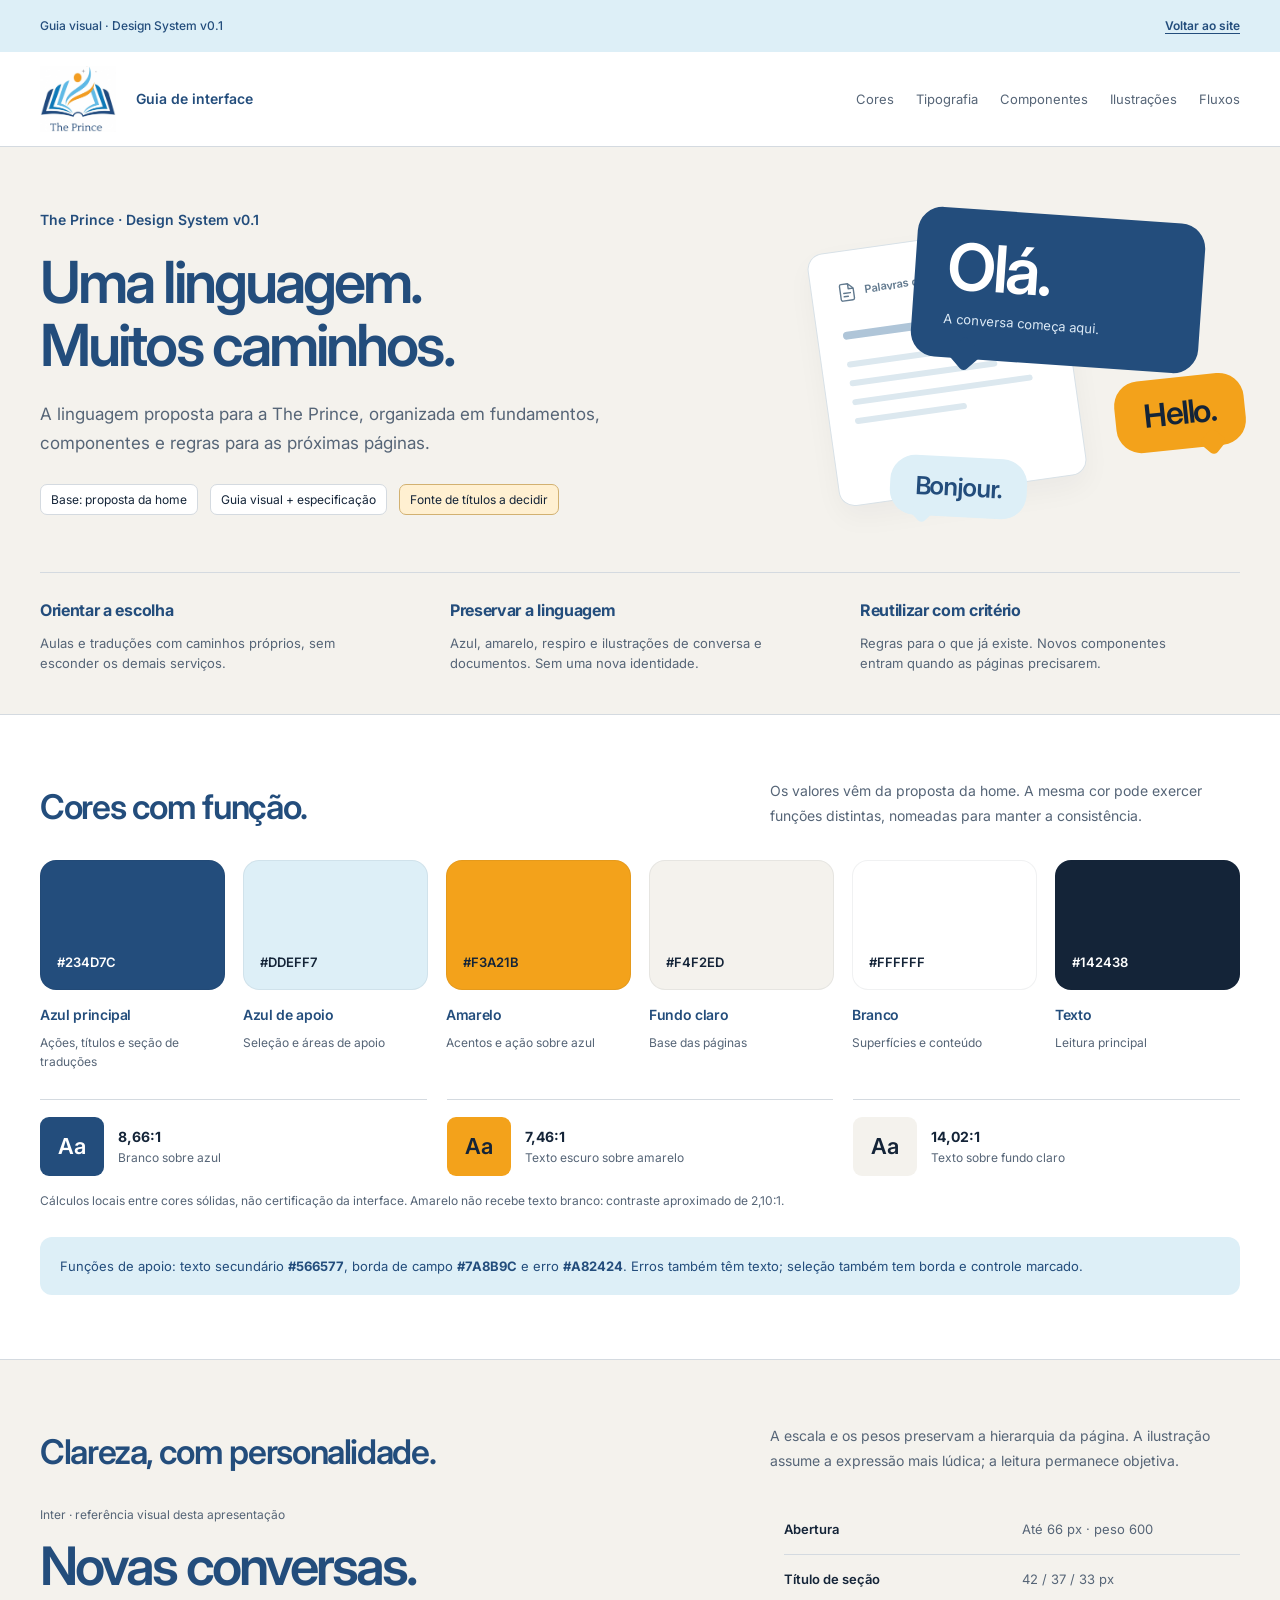
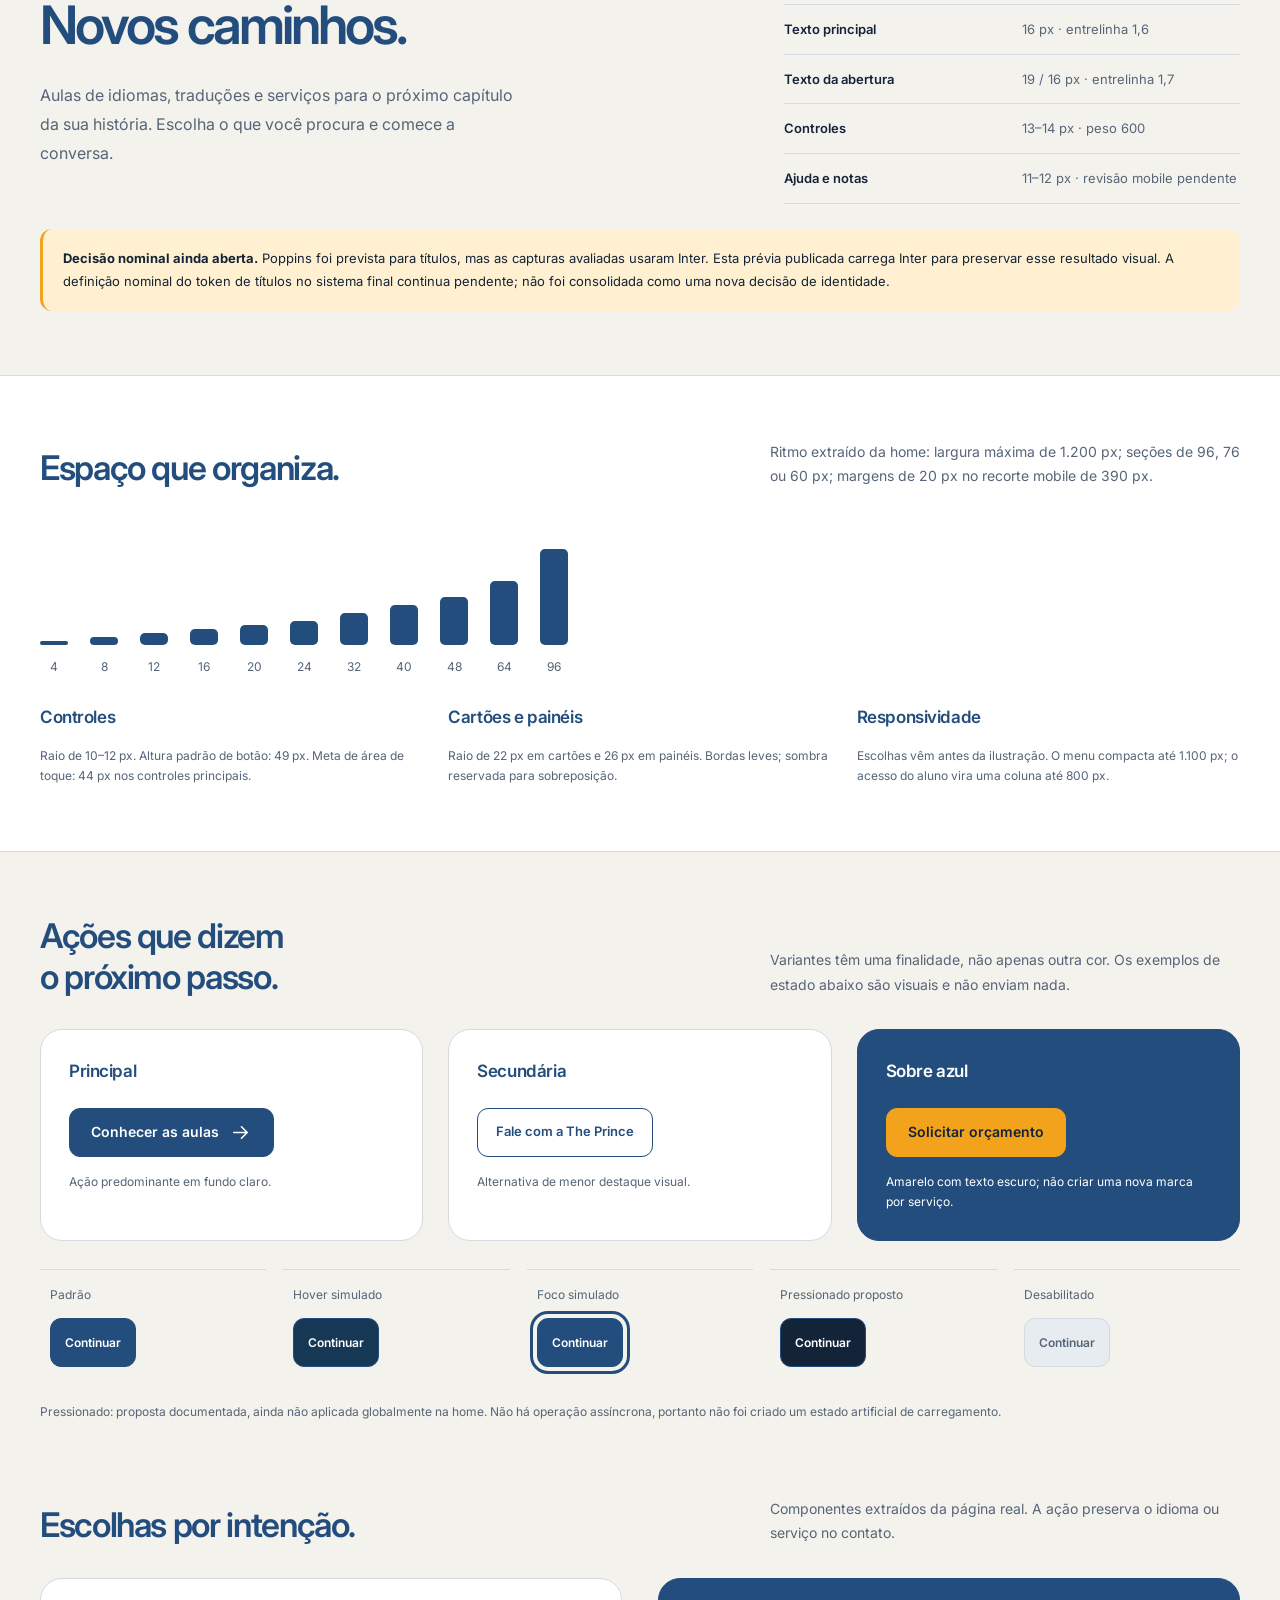
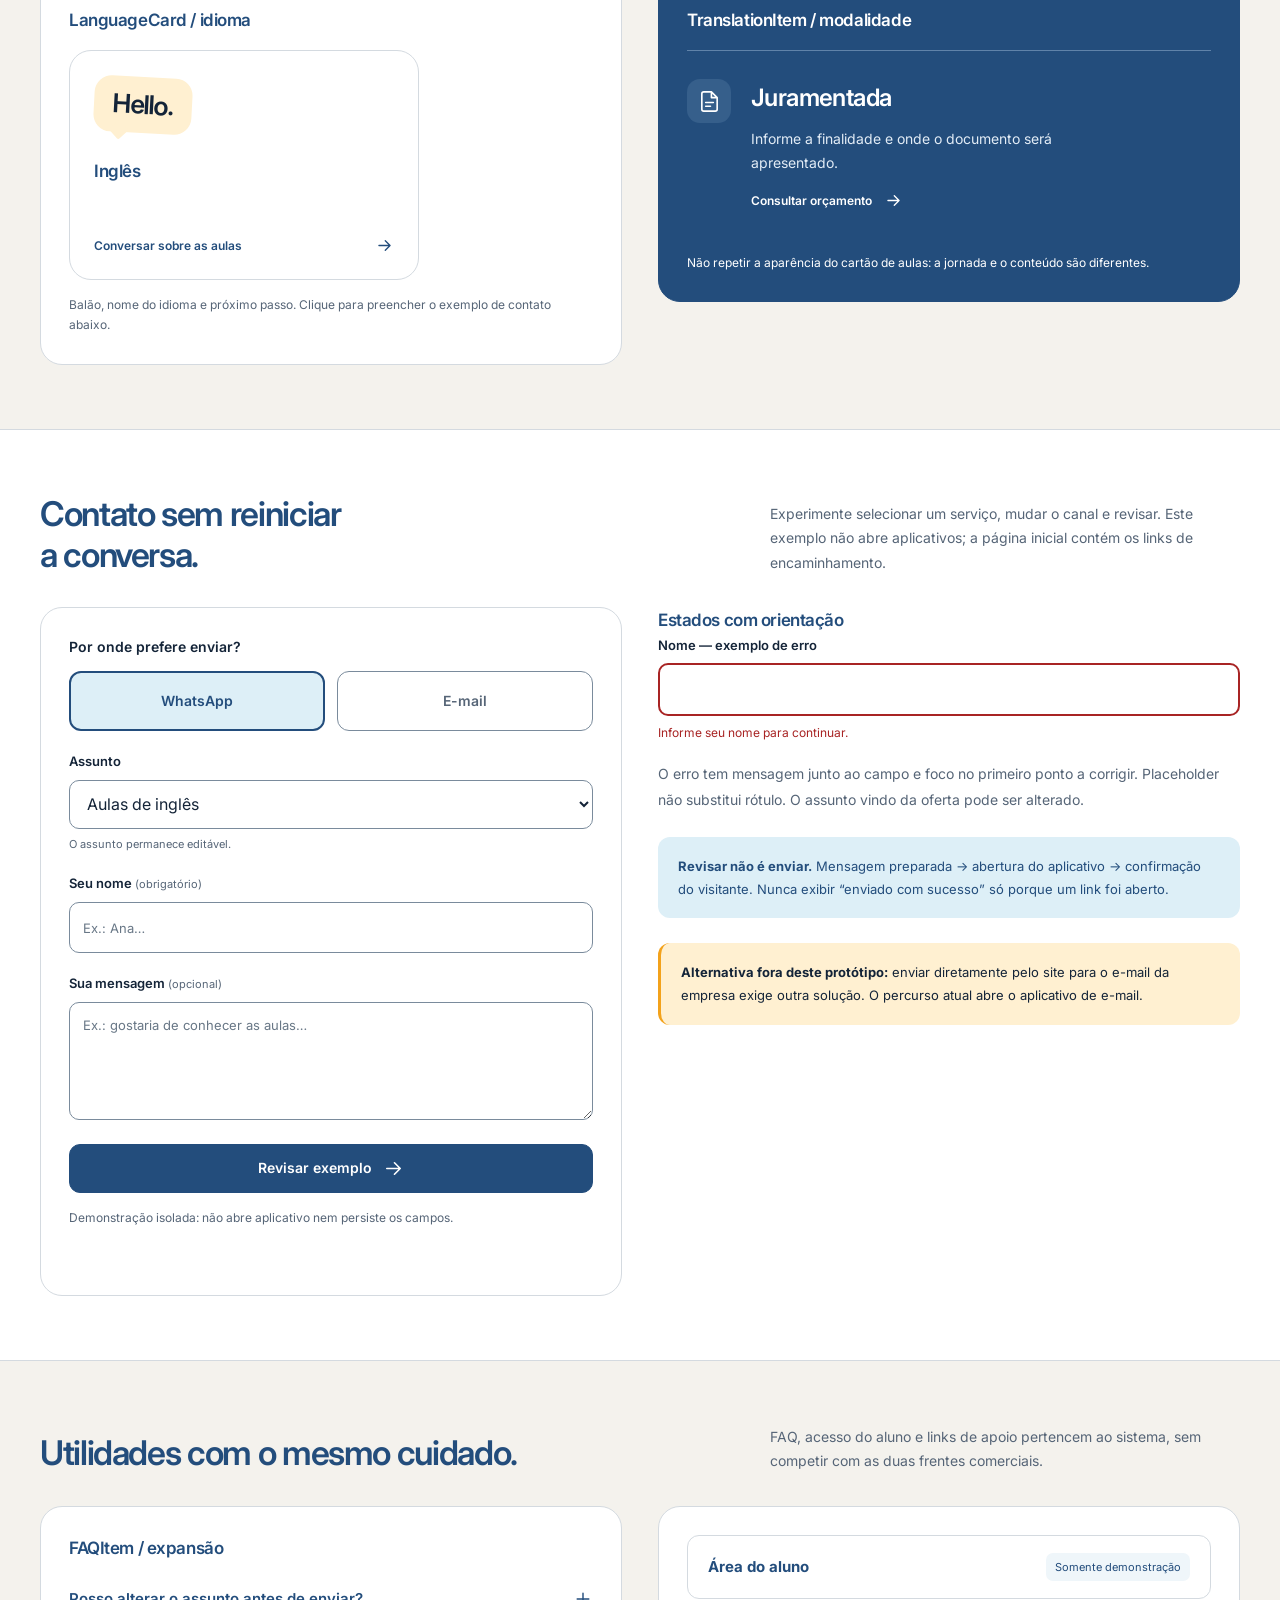
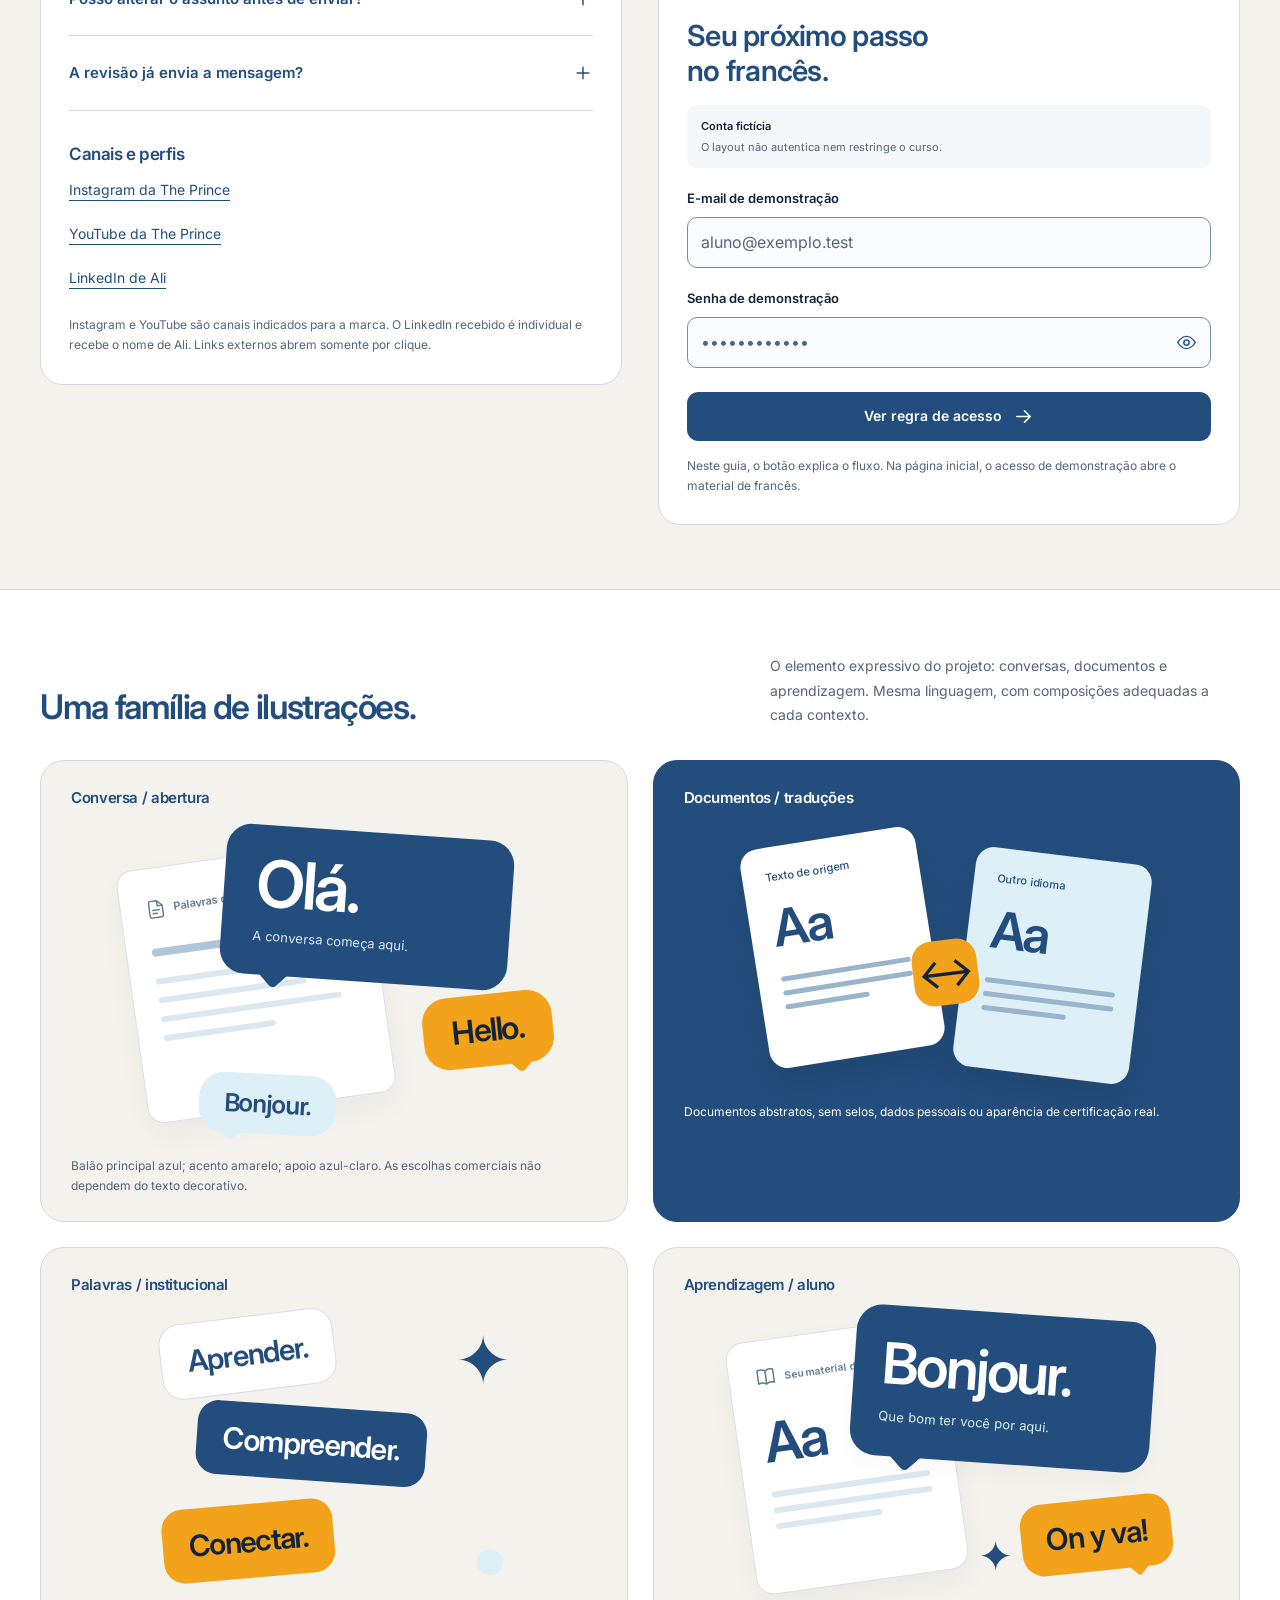
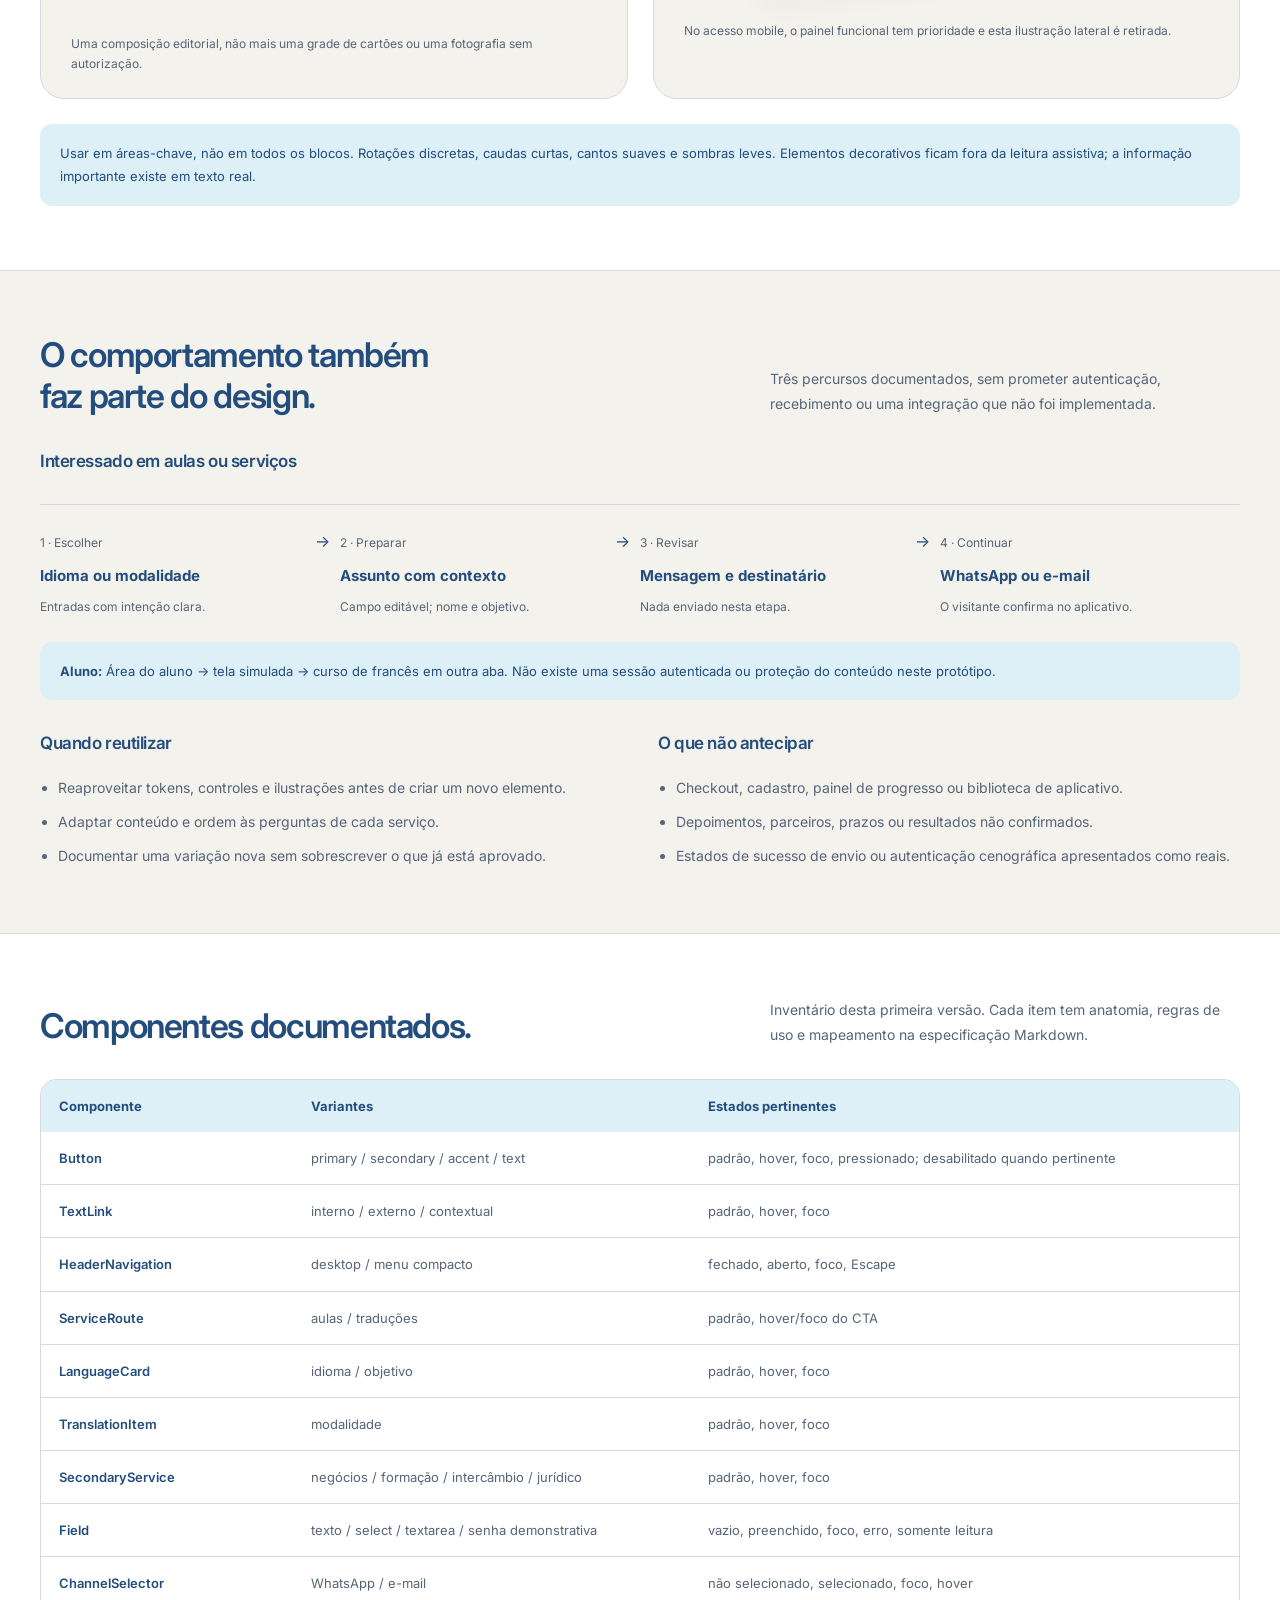
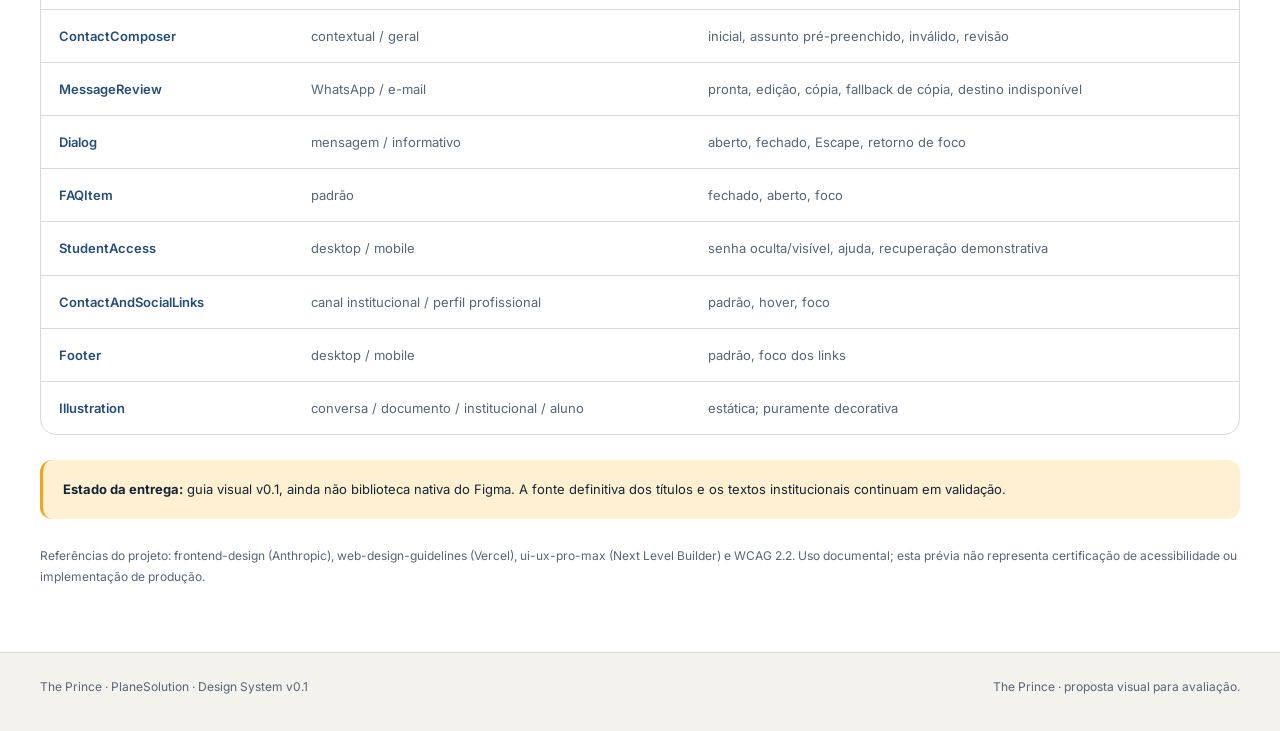
<file: design-system.html>
<!DOCTYPE html>
<html lang="pt-BR">

<head>
    <meta charset="utf-8" />
    <meta content="width=device-width, initial-scale=1" name="viewport" />
    <meta content="noindex, nofollow" name="robots" />
    <meta content="#F4F2ED" name="theme-color" />
    <title>The Prince — Guia visual da proposta</title>
    <meta content="no-referrer" name="referrer" />
    <meta
        content="Prévia de design da The Prince para avaliação. Acesso do aluno demonstrativo; não é o site de produção."
        name="description" />
    <!--Prévia pública de design. Sem autenticação real, backend ou persistência de dados do formulário.-->
    <link href="https://fonts.googleapis.com" rel="preconnect" />
    <link crossorigin="anonymous" href="https://fonts.gstatic.com" rel="preconnect" />
    <link href="https://fonts.googleapis.com/css2?family=Inter:wght@400;500;600;700&amp;display=swap"
        rel="stylesheet" />
    <link href="assets/design-system.css" rel="stylesheet" />
    <link href="assets/favicon.png" rel="icon" sizes="96x96" type="image/png" />
</head>

<body class="ds-guide">
    <aside aria-label="Navegação da proposta" class="publish-review-bar"><span>Guia visual · Design System v0.1</span><a
            href="./">Voltar ao site</a></aside>
    <a class="skip" href="#ds-main">Ir para o conteúdo</a>
    <header class="ds-top">
        <div class="ds-shell"><a aria-label="The Prince — guia de interface" class="ds-brand" href="#ds-main"><img
                    alt="The Prince" height="311" src="assets/logo-the-prince.png" width="360" /><span>Guia de
                    interface</span></a>
            <nav aria-label="Seções do Design System"><a href="#cores">Cores</a><a href="#tipografia">Tipografia</a><a
                    href="#componentes">Componentes</a><a href="#ilustracoes">Ilustrações</a><a
                    href="#fluxos">Fluxos</a></nav>
        </div>
    </header>
    <main id="ds-main">
        <div class="ds-shell">
            <section class="ds-hero">
                <div>
                    <p class="ds-kicker">The Prince · Design System v0.1</p>
                    <h1>Uma linguagem.<br />Muitos caminhos.</h1>
                    <p class="ds-intro">A linguagem proposta para a The Prince, organizada em fundamentos, componentes e
                        regras para as próximas páginas.</p>
                    <div class="ds-status"><span>Base: proposta da home</span><span>Guia visual +
                            especificação</span><span class="pending">Fonte de títulos a decidir</span></div>
                </div>
                <div aria-hidden="true" class="art">
                    <div class="sheet">
                        <div class="sheet-head"><svg class="icon" viewBox="0 0 24 24">
                                <path
                                    d="M14 2H6a2 2 0 0 0-2 2v16a2 2 0 0 0 2 2h12a2 2 0 0 0 2-2V8zM14 2v6h6M8 13h8M8 17h5">
                                </path>
                            </svg>Palavras que conectam</div>
                        <div class="line accent"></div>
                        <div class="line"></div>
                        <div class="line mid"></div>
                        <div class="line"></div>
                        <div class="line short"></div>
                    </div>
                    <div class="bubble bubble-main">Olá.<small>A conversa começa aqui.</small></div>
                    <div class="bubble bubble-hello" lang="en">Hello.</div>
                    <div class="bubble bubble-bonjour" lang="fr">Bonjour.</div>
                </div>
            </section>
            <div class="ds-overview">
                <article>
                    <h2>Orientar a escolha</h2>
                    <p>Aulas e traduções com caminhos próprios, sem esconder os demais serviços.</p>
                </article>
                <article>
                    <h2>Preservar a linguagem</h2>
                    <p>Azul, amarelo, respiro e ilustrações de conversa e documentos. Sem uma nova identidade.</p>
                </article>
                <article>
                    <h2>Reutilizar com critério</h2>
                    <p>Regras para o que já existe. Novos componentes entram quando as páginas precisarem.</p>
                </article>
            </div>
        </div>
        <section class="ds-section white" id="cores">
            <div class="ds-shell">
                <div class="ds-heading">
                    <h2>Cores com função.</h2>
                    <p>Os valores vêm da proposta da home. A mesma cor pode exercer funções distintas, nomeadas para
                        manter a consistência.</p>
                </div>
                <div class="swatch-grid">
                    <article class="swatch">
                        <div class="swatch-color" style="background:#234D7C;color:white"><span>#234D7C</span></div>
                        <h3>Azul principal</h3>
                        <p>Ações, títulos e seção de traduções</p>
                    </article>
                    <article class="swatch">
                        <div class="swatch-color" style="background:#DDEFF7;color:#142438"><span>#DDEFF7</span></div>
                        <h3>Azul de apoio</h3>
                        <p>Seleção e áreas de apoio</p>
                    </article>
                    <article class="swatch">
                        <div class="swatch-color" style="background:#F3A21B;color:#142438"><span>#F3A21B</span></div>
                        <h3>Amarelo</h3>
                        <p>Acentos e ação sobre azul</p>
                    </article>
                    <article class="swatch">
                        <div class="swatch-color" style="background:#F4F2ED;color:#142438"><span>#F4F2ED</span></div>
                        <h3>Fundo claro</h3>
                        <p>Base das páginas</p>
                    </article>
                    <article class="swatch">
                        <div class="swatch-color" style="background:#FFFFFF;color:#142438"><span>#FFFFFF</span></div>
                        <h3>Branco</h3>
                        <p>Superfícies e conteúdo</p>
                    </article>
                    <article class="swatch">
                        <div class="swatch-color" style="background:#142438;color:white"><span>#142438</span></div>
                        <h3>Texto</h3>
                        <p>Leitura principal</p>
                    </article>
                </div>
                <div class="contrast-row">
                    <div class="contrast"><span class="contrast-sample" style="background:#234D7C;color:white">Aa</span>
                        <p><strong>8,66:1</strong>Branco sobre azul</p>
                    </div>
                    <div class="contrast"><span class="contrast-sample"
                            style="background:#F3A21B;color:#142438">Aa</span>
                        <p><strong>7,46:1</strong>Texto escuro sobre amarelo</p>
                    </div>
                    <div class="contrast"><span class="contrast-sample"
                            style="background:#F4F2ED;color:#142438">Aa</span>
                        <p><strong>14,02:1</strong>Texto sobre fundo claro</p>
                    </div>
                </div>
                <p class="ds-caption">Cálculos locais entre cores sólidas, não certificação da interface. Amarelo não
                    recebe texto branco: contraste aproximado de 2,10:1.</p>
                <div class="ds-note">Funções de apoio: texto secundário <strong>#566577</strong>, borda de campo
                    <strong>#7A8B9C</strong> e erro <strong>#A82424</strong>. Erros também têm texto; seleção também tem
                    borda e controle marcado.</div>
            </div>
        </section>
        <section class="ds-section" id="tipografia">
            <div class="ds-shell">
                <div class="ds-heading">
                    <h2>Clareza, com personalidade.</h2>
                    <p>A escala e os pesos preservam a hierarquia da página. A ilustração assume a expressão mais
                        lúdica; a leitura permanece objetiva.</p>
                </div>
                <div class="type-grid">
                    <div><span class="ds-example-label">Inter · referência visual desta apresentação</span>
                        <p class="type-display">Novas conversas.<br />Novos caminhos.</p>
                        <p class="type-body">Aulas de idiomas, traduções e serviços para o próximo capítulo da sua
                            história. Escolha o que você procura e comece a conversa.</p>
                    </div>
                    <dl class="type-scale">
                        <div>
                            <dt>Abertura</dt>
                            <dd>Até 66 px · peso 600</dd>
                        </div>
                        <div>
                            <dt>Título de seção</dt>
                            <dd>42 / 37 / 33 px</dd>
                        </div>
                        <div>
                            <dt>Texto principal</dt>
                            <dd>16 px · entrelinha 1,6</dd>
                        </div>
                        <div>
                            <dt>Texto da abertura</dt>
                            <dd>19 / 16 px · entrelinha 1,7</dd>
                        </div>
                        <div>
                            <dt>Controles</dt>
                            <dd>13–14 px · peso 600</dd>
                        </div>
                        <div>
                            <dt>Ajuda e notas</dt>
                            <dd>11–12 px · revisão mobile pendente</dd>
                        </div>
                    </dl>
                </div>
                <div class="ds-note pending"><strong>Decisão nominal ainda aberta.</strong> Poppins foi prevista para
                    títulos, mas as capturas avaliadas usaram Inter. Esta prévia publicada carrega Inter para preservar
                    esse resultado visual. A definição nominal do token de títulos no sistema final continua pendente;
                    não foi consolidada como uma nova decisão de identidade.</div>
            </div>
        </section>
        <section class="ds-section white" id="espacamento">
            <div class="ds-shell">
                <div class="ds-heading">
                    <h2>Espaço que organiza.</h2>
                    <p>Ritmo extraído da home: largura máxima de 1.200 px; seções de 96, 76 ou 60 px; margens de 20 px
                        no recorte mobile de 390 px.</p>
                </div>
                <div class="space-grid">
                    <div class="space-item"><span class="space-bar" style="height:4px"></span><span>4</span></div>
                    <div class="space-item"><span class="space-bar" style="height:8px"></span><span>8</span></div>
                    <div class="space-item"><span class="space-bar" style="height:12px"></span><span>12</span></div>
                    <div class="space-item"><span class="space-bar" style="height:16px"></span><span>16</span></div>
                    <div class="space-item"><span class="space-bar" style="height:20px"></span><span>20</span></div>
                    <div class="space-item"><span class="space-bar" style="height:24px"></span><span>24</span></div>
                    <div class="space-item"><span class="space-bar" style="height:32px"></span><span>32</span></div>
                    <div class="space-item"><span class="space-bar" style="height:40px"></span><span>40</span></div>
                    <div class="space-item"><span class="space-bar" style="height:48px"></span><span>48</span></div>
                    <div class="space-item"><span class="space-bar" style="height:64px"></span><span>64</span></div>
                    <div class="space-item"><span class="space-bar" style="height:96px"></span><span>96</span></div>
                </div>
                <div class="ds-three">
                    <div>
                        <h3>Controles</h3>
                        <p class="ds-caption">Raio de 10–12 px. Altura padrão de botão: 49 px. Meta de área de toque: 44
                            px nos controles principais.</p>
                    </div>
                    <div>
                        <h3>Cartões e painéis</h3>
                        <p class="ds-caption">Raio de 22 px em cartões e 26 px em painéis. Bordas leves; sombra
                            reservada para sobreposição.</p>
                    </div>
                    <div>
                        <h3>Responsividade</h3>
                        <p class="ds-caption">Escolhas vêm antes da ilustração. O menu compacta até 1.100 px; o acesso
                            do aluno vira uma coluna até 800 px.</p>
                    </div>
                </div>
            </div>
        </section>
        <section class="ds-section" id="componentes">
            <div class="ds-shell">
                <div class="ds-heading">
                    <h2>Ações que dizem<br />o próximo passo.</h2>
                    <p>Variantes têm uma finalidade, não apenas outra cor. Os exemplos de estado abaixo são visuais e
                        não enviam nada.</p>
                </div>
                <div class="ds-three">
                    <article class="specimen">
                        <h3>Principal</h3>
                        <div class="button-set"><button class="button ds-illustrative" type="button">Conhecer as aulas
                                <svg aria-hidden="true" class="icon" viewBox="0 0 24 24">
                                    <path d="M5 12h14m-6-6 6 6-6 6"></path>
                                </svg></button></div>
                        <p class="ds-caption">Ação predominante em fundo claro.</p>
                    </article>
                    <article class="specimen">
                        <h3>Secundária</h3>
                        <div class="button-set"><button class="button header-cta ds-illustrative" type="button">Fale com
                                a The Prince</button></div>
                        <p class="ds-caption">Alternativa de menor destaque visual.</p>
                    </article>
                    <article class="specimen dark">
                        <h3>Sobre azul</h3>
                        <div class="button-set"><button class="button button-yellow ds-illustrative"
                                type="button">Solicitar orçamento</button></div>
                        <p class="ds-caption">Amarelo com texto escuro; não criar uma nova marca por serviço.</p>
                    </article>
                </div>
                <div class="state-grid">
                    <div class="state-cell">
                        <p>Padrão</p><button class="button ds-illustrative" type="button">Continuar</button>
                    </div>
                    <div class="state-cell">
                        <p>Hover simulado</p><button class="button sample-hover ds-illustrative"
                            type="button">Continuar</button>
                    </div>
                    <div class="state-cell">
                        <p>Foco simulado</p><button class="button sample-focus ds-illustrative"
                            type="button">Continuar</button>
                    </div>
                    <div class="state-cell">
                        <p>Pressionado proposto</p><button class="button sample-pressed ds-illustrative"
                            type="button">Continuar</button>
                    </div>
                    <div class="state-cell">
                        <p>Desabilitado</p><button class="button" disabled="" type="button">Continuar</button>
                    </div>
                </div>
                <p class="ds-caption">Pressionado: proposta documentada, ainda não aplicada globalmente na home. Não há
                    operação assíncrona, portanto não foi criado um estado artificial de carregamento.</p>
                <p aria-live="polite" class="ds-live" id="ds-action-status"></p>
                <div class="ds-heading" style="margin-top:35px">
                    <h2>Escolhas por intenção.</h2>
                    <p>Componentes extraídos da página real. A ação preserva o idioma ou serviço no contato.</p>
                </div>
                <div class="ds-two">
                    <article class="specimen">
                        <h3 class="ds-subhead">LanguageCard / idioma</h3><a class="language-card"
                            data-ds-subject="Aulas de inglês" href="#ds-form"><span aria-hidden="true"
                                class="word-bubble" lang="en">Hello.</span>
                            <h3>Inglês</h3><span class="card-link">Conversar sobre as aulas <svg aria-hidden="true"
                                    class="icon" viewBox="0 0 24 24">
                                    <path d="M5 12h14m-6-6 6 6-6 6"></path>
                                </svg></span>
                        </a>
                        <p class="ds-caption">Balão, nome do idioma e próximo passo. Clique para preencher o exemplo de
                            contato abaixo.</p>
                    </article>
                    <article class="specimen dark translations">
                        <h3 class="ds-subhead">TranslationItem / modalidade</h3><a class="translation-card"
                            data-ds-subject="Tradução juramentada" href="#ds-form"><span class="service-icon"><svg
                                    aria-hidden="true" class="icon" viewBox="0 0 24 24">
                                    <path
                                        d="M14 2H6a2 2 0 0 0-2 2v16a2 2 0 0 0 2 2h12a2 2 0 0 0 2-2V8zM14 2v6h6M8 13h8M8 17h5">
                                    </path>
                                </svg></span>
                            <div>
                                <h3>Juramentada</h3>
                                <p>Informe a finalidade e onde o documento será apresentado.</p><span
                                    class="card-link">Consultar orçamento <svg aria-hidden="true" class="icon"
                                        viewBox="0 0 24 24">
                                        <path d="M5 12h14m-6-6 6 6-6 6"></path>
                                    </svg></span>
                            </div>
                        </a>
                        <p class="ds-caption">Não repetir a aparência do cartão de aulas: a jornada e o conteúdo são
                            diferentes.</p>
                    </article>
                </div>
            </div>
        </section>
        <section class="ds-section white" id="ds-form">
            <div class="ds-shell">
                <div class="ds-heading">
                    <h2>Contato sem reiniciar<br />a conversa.</h2>
                    <p>Experimente selecionar um serviço, mudar o canal e revisar. Este exemplo não abre aplicativos; a
                        página inicial contém os links de encaminhamento.</p>
                </div>
                <div class="ds-two">
                    <div class="specimen">
                        <form id="ds-demo-form" novalidate="">
                            <fieldset class="send-options">
                                <legend>Por onde prefere enviar?</legend>
                                <div class="channel-grid"><label class="channel-option"><input checked=""
                                            name="ds-channel" type="radio"
                                            value="WhatsApp" /><span>WhatsApp</span></label><label
                                        class="channel-option"><input name="ds-channel" type="radio"
                                            value="E-mail" /><span>E-mail</span></label></div>
                            </fieldset>
                            <div class="field"><label for="ds-subject">Assunto</label><select id="ds-subject"
                                    name="ds-subject">
                                    <option>Aulas de inglês</option>
                                    <option>Aulas de francês</option>
                                    <option>Tradução juramentada</option>
                                    <option>Contato geral</option>
                                </select><small aria-live="polite" id="ds-context">O assunto permanece editável.</small>
                            </div>
                            <div class="field"><label for="ds-name">Seu nome <span>(obrigatório)</span></label><input
                                    aria-describedby="ds-name-error" autocomplete="off" id="ds-name" maxlength="100"
                                    name="ds-name" placeholder="Ex.: Ana…" required="" type="text" /><span
                                    class="field-error" hidden="" id="ds-name-error">Informe um nome fictício para
                                    testar.</span></div>
                            <div class="field"><label for="ds-message">Sua mensagem
                                    <span>(opcional)</span></label><textarea autocomplete="off" id="ds-message"
                                    maxlength="1500" name="ds-message" placeholder="Ex.: gostaria de conhecer as aulas…"
                                    rows="3"></textarea></div><button class="button submit-preview"
                                type="submit">Revisar exemplo <svg aria-hidden="true" class="icon" viewBox="0 0 24 24">
                                    <path d="M5 12h14m-6-6 6 6-6 6"></path>
                                </svg></button>
                            <p class="ds-caption">Demonstração isolada: não abre aplicativo nem persiste os campos.</p>
                            <p aria-live="polite" class="ds-live" id="ds-form-status"></p>
                        </form>
                    </div>
                    <div class="ds-panel">
                        <h3>Estados com orientação</h3>
                        <div class="field ds-error-demo"><label for="ds-error-sample">Nome — exemplo de
                                erro</label><input aria-describedby="ds-error-note" aria-invalid="true"
                                id="ds-error-sample" name="ds-error-sample" readonly="" type="text" /><span
                                class="field-error" id="ds-error-note">Informe seu nome para continuar.</span></div>
                        <p class="ds-review-copy">O erro tem mensagem junto ao campo e foco no primeiro ponto a
                            corrigir. Placeholder não substitui rótulo. O assunto vindo da oferta pode ser alterado.</p>
                        <div class="ds-note"><strong>Revisar não é enviar.</strong> Mensagem preparada → abertura do
                            aplicativo → confirmação do visitante. Nunca exibir “enviado com sucesso” só porque um link
                            foi aberto.</div>
                        <div class="ds-note pending"><strong>Alternativa fora deste protótipo:</strong> enviar
                            diretamente pelo site para o e-mail da empresa exige outra solução. O percurso atual abre o
                            aplicativo de e-mail.</div>
                    </div>
                </div>
            </div>
        </section>
        <section class="ds-section" id="navegacao">
            <div class="ds-shell">
                <div class="ds-heading">
                    <h2>Utilidades com o mesmo cuidado.</h2>
                    <p>FAQ, acesso do aluno e links de apoio pertencem ao sistema, sem competir com as duas frentes
                        comerciais.</p>
                </div>
                <div class="ds-two">
                    <div class="specimen">
                        <h3>FAQItem / expansão</h3>
                        <div class="faq ds-faq">
                            <details>
                                <summary>Posso alterar o assunto antes de enviar? <svg aria-hidden="true" class="icon"
                                        viewBox="0 0 24 24">
                                        <path d="M12 5v14M5 12h14"></path>
                                    </svg></summary>
                                <div class="faq-answer">Sim. O assunto traz o contexto da escolha, mas permanece
                                    editável no formulário de demonstração.</div>
                            </details>
                            <details>
                                <summary>A revisão já envia a mensagem? <svg aria-hidden="true" class="icon"
                                        viewBox="0 0 24 24">
                                        <path d="M12 5v14M5 12h14"></path>
                                    </svg></summary>
                                <div class="faq-answer">Não. A revisão prepara o texto. Na home, você escolhe abrir o
                                    aplicativo e confirma o envio por lá.</div>
                            </details>
                        </div>
                        <h3 style="margin-top:30px">Canais e perfis</h3>
                        <div class="ds-social-demo"><a class="" href="https://www.instagram.com/the.princeschool"
                                referrerpolicy="no-referrer" rel="noopener noreferrer" target="_blank">Instagram da The
                                Prince<span class="sr-only"> (abre em outra aba)</span></a><a class=""
                                href="https://www.youtube.com/@ThePrinceSchool" referrerpolicy="no-referrer"
                                rel="noopener noreferrer" target="_blank">YouTube da The Prince<span class="sr-only">
                                    (abre em outra aba)</span></a><a class=""
                                href="https://www.linkedin.com/in/ali-enver-ferdi-kulak-294988281/"
                                referrerpolicy="no-referrer" rel="noopener noreferrer" target="_blank">LinkedIn de
                                Ali<span class="sr-only"> (abre em outra aba)</span></a></div>
                        <p class="ds-caption">Instagram e YouTube são canais indicados para a marca. O LinkedIn recebido
                            é individual e recebe o nome de Ali. Links externos abrem somente por clique.</p>
                    </div>
                    <div class="specimen">
                        <div class="ds-route-head"><strong>Área do aluno</strong><span class="demo-badge">Somente
                                demonstração</span></div>
                        <div class="login-panel ds-login-sample">
                            <h3>Seu próximo passo<br />no francês.</h3>
                            <p class="demo-account"><strong>Conta fictícia</strong><span>O layout não autentica nem
                                    restringe o curso.</span></p>
                            <div class="field"><label for="ds-login-email">E-mail de demonstração</label><input
                                    autocomplete="off" id="ds-login-email" name="ds-login-email" readonly=""
                                    spellcheck="false" type="email" value="aluno@exemplo.test" /></div>
                            <div class="field"><label for="ds-password">Senha de demonstração</label>
                                <div class="password-wrap"><input autocomplete="off" id="ds-password" name="ds-password"
                                        readonly="" type="password" value="demonstracao" /><button
                                        aria-label="Mostrar senha de demonstração" aria-pressed="false"
                                        class="password-toggle" id="ds-toggle-password" type="button"><svg
                                            aria-hidden="true" class="icon" viewBox="0 0 24 24">
                                            <path d="M2 12s4-7 10-7 10 7 10 7-4 7-10 7S2 12 2 12Z"></path>
                                            <circle cx="12" cy="12" r="3"></circle>
                                        </svg></button></div>
                            </div><button class="button submit-preview" id="ds-access-info" type="button">Ver regra de
                                acesso <svg aria-hidden="true" class="icon" viewBox="0 0 24 24">
                                    <path d="M5 12h14m-6-6 6 6-6 6"></path>
                                </svg></button>
                            <p class="ds-caption">Neste guia, o botão explica o fluxo. Na página inicial, o acesso de
                                demonstração abre o material de francês.</p>
                        </div>
                    </div>
                </div>
            </div>
        </section>
        <section class="ds-section white" id="ilustracoes">
            <div class="ds-shell">
                <div class="ds-heading">
                    <h2>Uma família de ilustrações.</h2>
                    <p>O elemento expressivo do projeto: conversas, documentos e aprendizagem. Mesma linguagem, com
                        composições adequadas a cada contexto.</p>
                </div>
                <div class="art-showcase">
                    <article class="art-panel">
                        <h3>Conversa / abertura</h3>
                        <div aria-hidden="true" class="art">
                            <div class="sheet">
                                <div class="sheet-head"><svg class="icon" viewBox="0 0 24 24">
                                        <path
                                            d="M14 2H6a2 2 0 0 0-2 2v16a2 2 0 0 0 2 2h12a2 2 0 0 0 2-2V8zM14 2v6h6M8 13h8M8 17h5">
                                        </path>
                                    </svg>Palavras que conectam</div>
                                <div class="line accent"></div>
                                <div class="line"></div>
                                <div class="line mid"></div>
                                <div class="line"></div>
                                <div class="line short"></div>
                            </div>
                            <div class="bubble bubble-main">Olá.<small>A conversa começa aqui.</small></div>
                            <div class="bubble bubble-hello" lang="en">Hello.</div>
                            <div class="bubble bubble-bonjour" lang="fr">Bonjour.</div>
                        </div>
                        <p>Balão principal azul; acento amarelo; apoio azul-claro. As escolhas comerciais não dependem
                            do texto decorativo.</p>
                    </article>
                    <article class="art-panel dark">
                        <h3>Documentos / traduções</h3>
                        <div aria-hidden="true" class="translation-art">
                            <div class="translation-page source-page"><span class="paper-label">Texto de
                                    origem</span><strong>Aa</strong><i></i><i></i><i></i></div><span
                                class="translation-bridge">↔</span>
                            <div class="translation-page target-page"><span class="paper-label">Outro
                                    idioma</span><strong>Aa</strong><i></i><i></i><i></i></div>
                        </div>
                        <p>Documentos abstratos, sem selos, dados pessoais ou aparência de certificação real.</p>
                    </article>
                    <article class="art-panel">
                        <h3>Palavras / institucional</h3>
                        <div aria-hidden="true" class="about-art"><span
                                class="about-word word-learn">Aprender.</span><span
                                class="about-word word-understand">Compreender.</span><span
                                class="about-word word-connect">Conectar.</span><span class="about-star">✦</span><span
                                class="about-dot"></span></div>
                        <p>Uma composição editorial, não mais uma grade de cartões ou uma fotografia sem autorização.
                        </p>
                    </article>
                    <article class="art-panel">
                        <h3>Aprendizagem / aluno</h3>
                        <div aria-hidden="true" class="student-art">
                            <div class="study-sheet">
                                <div class="study-sheet-head"><svg aria-hidden="true" class="icon" viewBox="0 0 24 24">
                                        <path d="M12 5v15m0-15C8 2 3 4 3 4v15s5-2 9 1m0-15c4-3 9-1 9-1v15s-5-2-9 1">
                                        </path>
                                    </svg><span>Seu material de francês</span></div>
                                <div class="study-sheet-word">Aa</div><i></i><i></i><i></i>
                            </div>
                            <div class="welcome-bubble">Bonjour.<small>Que bom ter você por aqui.</small></div>
                            <div class="lesson-tag">On y va!</div>
                            <div class="study-spark">✦</div>
                        </div>
                        <p>No acesso mobile, o painel funcional tem prioridade e esta ilustração lateral é retirada.</p>
                    </article>
                </div>
                <div class="ds-note">Usar em áreas-chave, não em todos os blocos. Rotações discretas, caudas curtas,
                    cantos suaves e sombras leves. Elementos decorativos ficam fora da leitura assistiva; a informação
                    importante existe em texto real.</div>
            </div>
        </section>
        <section class="ds-section" id="fluxos">
            <div class="ds-shell">
                <div class="ds-heading">
                    <h2>O comportamento também<br />faz parte do design.</h2>
                    <p>Três percursos documentados, sem prometer autenticação, recebimento ou uma integração que não foi
                        implementada.</p>
                </div>
                <h3>Interessado em aulas ou serviços</h3>
                <div class="flow-row">
                    <div class="flow-step"><small>1 · Escolher</small><strong>Idioma ou modalidade</strong>
                        <p>Entradas com intenção clara.</p>
                    </div>
                    <div class="flow-step"><small>2 · Preparar</small><strong>Assunto com contexto</strong>
                        <p>Campo editável; nome e objetivo.</p>
                    </div>
                    <div class="flow-step"><small>3 · Revisar</small><strong>Mensagem e destinatário</strong>
                        <p>Nada enviado nesta etapa.</p>
                    </div>
                    <div class="flow-step"><small>4 · Continuar</small><strong>WhatsApp ou e-mail</strong>
                        <p>O visitante confirma no aplicativo.</p>
                    </div>
                </div>
                <div class="ds-note"><strong>Aluno:</strong> Área do aluno → tela simulada → curso de francês em outra
                    aba. Não existe uma sessão autenticada ou proteção do conteúdo neste protótipo.</div>
                <div class="ds-two" style="margin-top:30px">
                    <div>
                        <h3>Quando reutilizar</h3>
                        <ul class="rule-list">
                            <li>Reaproveitar tokens, controles e ilustrações antes de criar um novo elemento.</li>
                            <li>Adaptar conteúdo e ordem às perguntas de cada serviço.</li>
                            <li>Documentar uma variação nova sem sobrescrever o que já está aprovado.</li>
                        </ul>
                    </div>
                    <div>
                        <h3>O que não antecipar</h3>
                        <ul class="rule-list">
                            <li>Checkout, cadastro, painel de progresso ou biblioteca de aplicativo.</li>
                            <li>Depoimentos, parceiros, prazos ou resultados não confirmados.</li>
                            <li>Estados de sucesso de envio ou autenticação cenográfica apresentados como reais.</li>
                        </ul>
                    </div>
                </div>
            </div>
        </section>
        <section class="ds-section white" id="inventario">
            <div class="ds-shell">
                <div class="ds-heading">
                    <h2>Componentes documentados.</h2>
                    <p>Inventário desta primeira versão. Cada item tem anatomia, regras de uso e mapeamento na
                        especificação Markdown.</p>
                </div>
                <div aria-label="Inventário de componentes; tabela com rolagem horizontal em telas pequenas"
                    class="ds-table-wrap" role="region" tabindex="0">
                    <table class="ds-table">
                        <thead>
                            <tr>
                                <th scope="col">Componente</th>
                                <th scope="col">Variantes</th>
                                <th scope="col">Estados pertinentes</th>
                            </tr>
                        </thead>
                        <tbody>
                            <tr>
                                <th scope="row">Button</th>
                                <td>primary / secondary / accent / text</td>
                                <td>padrão, hover, foco, pressionado; desabilitado quando pertinente</td>
                            </tr>
                            <tr>
                                <th scope="row">TextLink</th>
                                <td>interno / externo / contextual</td>
                                <td>padrão, hover, foco</td>
                            </tr>
                            <tr>
                                <th scope="row">HeaderNavigation</th>
                                <td>desktop / menu compacto</td>
                                <td>fechado, aberto, foco, Escape</td>
                            </tr>
                            <tr>
                                <th scope="row">ServiceRoute</th>
                                <td>aulas / traduções</td>
                                <td>padrão, hover/foco do CTA</td>
                            </tr>
                            <tr>
                                <th scope="row">LanguageCard</th>
                                <td>idioma / objetivo</td>
                                <td>padrão, hover, foco</td>
                            </tr>
                            <tr>
                                <th scope="row">TranslationItem</th>
                                <td>modalidade</td>
                                <td>padrão, hover, foco</td>
                            </tr>
                            <tr>
                                <th scope="row">SecondaryService</th>
                                <td>negócios / formação / intercâmbio / jurídico</td>
                                <td>padrão, hover, foco</td>
                            </tr>
                            <tr>
                                <th scope="row">Field</th>
                                <td>texto / select / textarea / senha demonstrativa</td>
                                <td>vazio, preenchido, foco, erro, somente leitura</td>
                            </tr>
                            <tr>
                                <th scope="row">ChannelSelector</th>
                                <td>WhatsApp / e-mail</td>
                                <td>não selecionado, selecionado, foco, hover</td>
                            </tr>
                            <tr>
                                <th scope="row">ContactComposer</th>
                                <td>contextual / geral</td>
                                <td>inicial, assunto pré-preenchido, inválido, revisão</td>
                            </tr>
                            <tr>
                                <th scope="row">MessageReview</th>
                                <td>WhatsApp / e-mail</td>
                                <td>pronta, edição, cópia, fallback de cópia, destino indisponível</td>
                            </tr>
                            <tr>
                                <th scope="row">Dialog</th>
                                <td>mensagem / informativo</td>
                                <td>aberto, fechado, Escape, retorno de foco</td>
                            </tr>
                            <tr>
                                <th scope="row">FAQItem</th>
                                <td>padrão</td>
                                <td>fechado, aberto, foco</td>
                            </tr>
                            <tr>
                                <th scope="row">StudentAccess</th>
                                <td>desktop / mobile</td>
                                <td>senha oculta/visível, ajuda, recuperação demonstrativa</td>
                            </tr>
                            <tr>
                                <th scope="row">ContactAndSocialLinks</th>
                                <td>canal institucional / perfil profissional</td>
                                <td>padrão, hover, foco</td>
                            </tr>
                            <tr>
                                <th scope="row">Footer</th>
                                <td>desktop / mobile</td>
                                <td>padrão, foco dos links</td>
                            </tr>
                            <tr>
                                <th scope="row">Illustration</th>
                                <td>conversa / documento / institucional / aluno</td>
                                <td>estática; puramente decorativa</td>
                            </tr>
                        </tbody>
                    </table>
                </div>
                <div class="ds-note pending"><strong>Estado da entrega:</strong> guia visual v0.1, ainda não biblioteca
                    nativa do Figma. A fonte definitiva dos títulos e os textos institucionais continuam em validação.
                </div>
                <p class="ds-reference">Referências do projeto: frontend-design (Anthropic), web-design-guidelines
                    (Vercel), ui-ux-pro-max (Next Level Builder) e WCAG 2.2. Uso documental; esta prévia não representa
                    certificação de acessibilidade ou implementação de produção.</p>
            </div>
        </section>
    </main>
    <footer class="ds-meta">
        <div class="ds-shell"><span>The Prince · PlaneSolution · Design System v0.1</span><span>The Prince · proposta
                visual para avaliação.</span></div>
    </footer>
    <dialog aria-labelledby="ds-dialog-title" id="ds-dialog">
        <div class="dialog-top">
            <h2 id="ds-dialog-title">Revisão</h2><button aria-label="Fechar revisão" class="close"
                type="button">×</button>
        </div>
        <div class="dialog-body" id="ds-dialog-body"></div>
    </dialog>
    <script defer="" src="assets/design-system.js"></script>
</body>

</html>
</file>
<file: assets/site.css>
/* The Prince — fundamentos provisórios v0.1. Não é um Design System aprovado. */

:root {
  color-scheme: light;
  --blue: #234d7c;
  --soft: #ddeff7;
  --yellow: #f3a21b;
  --paper: #f4f2ed;
  --white: #ffffff;
  --ink: #142438;
  --muted: #566577;
  --line: #d4dae0;
  --display: "Poppins", "Inter", "Segoe UI", Arial, sans-serif;
  --body: "Inter", "Segoe UI", Arial, sans-serif;
}
* {
  box-sizing: border-box;
}
html {
  scroll-behavior: smooth;
  scroll-padding-top: 24px;
}
body {
  margin: 0;
  background: var(--paper);
  color: var(--ink);
  font: 16px/1.6 var(--body);
  -webkit-font-smoothing: antialiased;
}
button,
a {
  font: inherit;
  -webkit-tap-highlight-color: rgba(35, 77, 124, 0.12);
  touch-action: manipulation;
}
button {
  cursor: pointer;
}
button,
a {
  color: inherit;
}
button:focus-visible,
a:focus-visible {
  outline: 3px solid var(--blue);
  outline-offset: 5px;
}
h1,
h2,
h3,
p {
  margin: 0;
}
h1,
h2,
h3 {
  font-family: var(--display);
  text-wrap: balance;
}
button {
  border: 0;
}
a {
  text-decoration: none;
}
.wrap {
  width: min(1200px, calc(100% - 96px));
  margin-inline: auto;
}
.skip {
  position: absolute;
  top: 12px;
  left: 16px;
  z-index: 10;
  padding: 12px 18px;
  background: white;
  border: 2px solid var(--blue);
  transform: translateY(-160%);
}
.skip:focus {
  transform: translateY(0);
}
.header {
  background: var(--white);
  border-bottom: 1px solid #e7e7e2;
}
.header-inner {
  min-height: 110px;
  display: flex;
  align-items: center;
  justify-content: space-between;
  gap: 36px;
}
.brand {
  display: flex;
  align-items: center;
  flex-shrink: 0;
  min-height: 80px;
  padding: 5px 0;
}
.brand img {
  display: block;
  width: 111px;
  height: auto;
  object-fit: contain;
}
.nav {
  display: flex;
  align-items: center;
  gap: 27px;
}
.nav-item {
  padding: 12px 0;
  background: transparent;
  font-weight: 500;
  font-size: 14px;
  white-space: nowrap;
  min-height: 44px;
}
.nav-item:hover {
  text-decoration: underline;
  text-underline-offset: 6px;
  text-decoration-thickness: 2px;
  color: var(--blue);
}
.button {
  display: inline-flex;
  align-items: center;
  justify-content: center;
  gap: 10px;
  min-height: 49px;
  padding: 12px 21px;
  border: 1.5px solid var(--blue);
  border-radius: 11px;
  background: var(--blue);
  color: white;
  font-size: 14px;
  font-weight: 600;
  line-height: 1.35;
  transition:
    background-color 0.16s,
    border-color 0.16s;
}
.button:hover {
  background: #173854;
  border-color: #173854;
}
.button:focus-visible {
  outline-offset: 4px;
}
.header-cta {
  background: var(--white);
  color: var(--blue);
  font-size: 13px;
  padding: 12px 18px;
}
.header-cta:hover {
  background: var(--soft);
  color: var(--blue);
  border-color: var(--blue);
}
.menu-toggle {
  display: none;
  background: white;
  border: 1px solid var(--line);
  border-radius: 10px;
  padding: 10px;
  min-width: 48px;
  min-height: 48px;
  align-items: center;
  justify-content: center;
}
svg.icon {
  width: 23px;
  height: 23px;
  stroke: currentColor;
  fill: none;
  stroke-width: 1.7;
  stroke-linecap: round;
  stroke-linejoin: round;
  flex-shrink: 0;
}
.home {
  padding-top: 62px;
  padding-bottom: 36px;
  display: grid;
  grid-template-columns: minmax(0, 1.18fr) minmax(0, 0.82fr);
  grid-template-areas: "copy art" "choices choices" "other other";
  column-gap: 54px;
  row-gap: 36px;
  align-items: center;
}
.copy {
  grid-area: copy;
  align-self: center;
  padding-bottom: 10px;
  min-width: 0;
}
h1 {
  font-size: clamp(45px, 4.7vw, 66px);
  line-height: 1.08;
  letter-spacing: -0.055em;
  color: var(--blue);
  font-weight: 600;
  max-width: 670px;
}
h1 span {
  display: block;
}
.lead {
  font-size: 19px;
  line-height: 1.7;
  color: var(--muted);
  max-width: 540px;
  margin-top: 25px;
  text-wrap: pretty;
}
.art {
  grid-area: art;
  position: relative;
  width: 100%;
  height: 310px;
  isolation: isolate;
  pointer-events: none;
  user-select: none;
}
.sheet {
  position: absolute;
  left: 12px;
  top: 30px;
  width: 250px;
  height: 255px;
  border: 1px solid #d8e1e7;
  border-radius: 16px;
  background: #fff;
  transform: rotate(-8deg);
  padding: 31px 25px;
  box-shadow: 0 12px 28px rgba(20, 36, 56, 0.04);
}
.sheet-head {
  display: flex;
  align-items: center;
  gap: 8px;
  color: #61798e;
  font-size: 11px;
  font-weight: 600;
  margin-bottom: 29px;
}
.sheet-head svg {
  width: 20px;
  height: 20px;
}
.line {
  height: 6px;
  background: #dce8ef;
  border-radius: 4px;
  margin-top: 13px;
  width: 92%;
}
.line.short {
  width: 57%;
}
.line.mid {
  width: 75%;
}
.line.accent {
  background: #afc5d8;
  width: 42%;
  height: 8px;
  margin-bottom: 22px;
}
.bubble {
  position: absolute;
  font-family: var(--display);
  font-weight: 600;
  line-height: 1.05;
  letter-spacing: -0.045em;
  border-radius: 25px;
}
.bubble::after {
  content: "";
  position: absolute;
  width: 26px;
  height: 26px;
  background: inherit;
  bottom: -8px;
  transform: rotate(45deg);
  border-radius: 5px;
}
.bubble-main {
  left: 104px;
  top: 8px;
  width: 288px;
  height: 150px;
  background: var(--blue);
  color: white;
  padding: 25px 32px;
  font-size: 65px;
  transform: rotate(4deg);
}
.bubble-main::after {
  left: 42px;
}
.bubble-main small {
  display: block;
  letter-spacing: 0;
  font: 13px var(--body);
  margin-top: 10px;
  color: #dceaf6;
}
.bubble-hello {
  top: 170px;
  right: -5px;
  background: var(--yellow);
  color: var(--ink);
  font-size: 32px;
  padding: 19px 29px;
  transform: rotate(-6deg);
}
.bubble-hello::after {
  right: 25px;
  width: 20px;
  height: 20px;
  bottom: -6px;
}
.bubble-bonjour {
  bottom: 0;
  left: 80px;
  background: var(--soft);
  color: var(--blue);
  font-size: 25px;
  padding: 17px 25px;
  transform: rotate(3deg);
}
.bubble-bonjour::after {
  left: 24px;
  width: 18px;
  height: 18px;
  bottom: -5px;
}
.choices {
  grid-area: choices;
  display: grid;
  grid-template-columns: 1fr 1fr;
  gap: 24px;
  align-items: stretch;
}
.route {
  border: 1px solid #dee1e2;
  border-radius: 22px;
  background: var(--white);
  padding: 28px 30px 27px;
  display: grid;
  grid-template-columns: 48px minmax(0, 1fr);
  column-gap: 19px;
  align-items: start;
  scroll-margin-top: 24px;
  position: relative;
}
.route-symbol {
  display: flex;
  align-items: center;
  justify-content: center;
  width: 48px;
  height: 48px;
  background: var(--soft);
  border-radius: 14px;
  color: var(--blue);
  margin-top: 1px;
}
.route h2 {
  font-size: 23px;
  letter-spacing: -0.035em;
  line-height: 1.3;
  font-weight: 600;
  margin: 0 0 9px;
  color: var(--blue);
}
.route p {
  font-size: 14px;
  line-height: 1.7;
  color: var(--muted);
  max-width: 365px;
  min-height: 48px;
}
.route .button {
  margin-top: 21px;
  min-width: 218px;
}
.route-copy {
  min-width: 0;
}
.other {
  grid-area: other;
  display: flex;
  align-items: center;
  justify-content: center;
  gap: 16px;
  color: var(--muted);
  font-size: 14px;
  text-align: center;
}
.text-button {
  background: transparent;
  padding: 10px 2px;
  min-height: 44px;
  color: var(--blue);
  font-weight: 600;
  font-size: 14px;
  text-decoration: underline;
  text-underline-offset: 5px;
}
.text-button:hover {
  text-decoration-thickness: 2px;
}
.study-footer {
  border-top: 1px solid var(--line);
  padding: 22px 0 25px;
  display: flex;
  justify-content: space-between;
  gap: 18px;
  color: var(--muted);
  font-size: 11px;
  line-height: 1.7;
}
.study-footer span {
  display: block;
}
.study-footer strong {
  color: var(--ink);
  font-weight: 600;
}
.study-footer .right {
  text-align: right;
}
dialog {
  border: 1px solid var(--line);
  border-radius: 22px;
  padding: 30px;
  max-width: 540px;
  width: calc(100% - 32px);
  max-height: calc(100dvh - 48px);
  overflow: auto;
  background: var(--white);
  color: var(--ink);
  box-shadow: 0 24px 100px #14243835;
  overscroll-behavior: contain;
}
dialog::backdrop {
  background: rgba(20, 36, 56, 0.5);
}
.dialog-top {
  display: flex;
  justify-content: space-between;
  align-items: flex-start;
  gap: 14px;
  margin-bottom: 20px;
}
.dialog-top h2 {
  font-size: 25px;
  line-height: 1.25;
  letter-spacing: -0.03em;
  color: var(--blue);
}
.close {
  display: flex;
  align-items: center;
  justify-content: center;
  min-height: 44px;
  min-width: 44px;
  border-radius: 10px;
  background: var(--paper);
  margin-top: -6px;
}
.close:hover {
  background: var(--soft);
}
.dialog-body {
  font-size: 15px;
  line-height: 1.7;
  color: var(--muted);
}
.demo-note {
  font-size: 12px;
  margin-top: 22px;
  padding-top: 18px;
  border-top: 1px solid var(--line);
  color: var(--muted);
}
.contact-options {
  display: flex;
  flex-wrap: wrap;
  gap: 10px;
  margin-top: 20px;
}
.contact-options .button {
  min-height: 44px;
  font-size: 13px;
  padding: 10px 15px;
}
[hidden] {
  display: none !important;
}
@media (min-width: 1600px) {
  .home {
    padding-top: 74px;
    padding-bottom: 48px;
    row-gap: 44px;
  }
}
@media (max-width: 1100px) {
  .wrap {
    width: calc(100% - 64px);
  }
  .nav {
    gap: 18px;
  }
  .header-inner {
    gap: 24px;
  }
  .header-cta {
    padding: 10px 12px;
  }
  .home {
    column-gap: 32px;
  }
  .art {
    transform: scale(0.86);
    transform-origin: center center;
  }
  .bubble-hello {
    right: -18px;
  }
  .route {
    padding: 25px;
    column-gap: 15px;
  }
  .route h2 {
    font-size: 21px;
  }
}
@media (max-width: 900px) {
  .wrap {
    width: calc(100% - 48px);
  }
  .header-inner {
    min-height: 94px;
    position: relative;
    gap: 16px;
  }
  .brand img {
    width: 94px;
  }
  .brand {
    min-height: 72px;
  }
  .menu-toggle {
    display: flex;
    margin-left: auto;
  }
  .nav {
    display: none;
    position: absolute;
    z-index: 5;
    top: 100%;
    left: 0;
    right: 0;
    border: 1px solid var(--line);
    border-radius: 0 0 18px 18px;
    background: #fff;
    padding: 18px;
    box-shadow: 0 14px 26px #14243818;
    align-items: stretch;
    gap: 0;
  }
  .nav.open {
    display: flex;
    flex-direction: column;
  }
  .nav-item {
    text-align: left;
    padding: 13px 12px;
  }
  .header-cta {
    margin-top: 10px;
    font-size: 14px;
  }
  .home {
    grid-template-columns: minmax(0, 1fr);
    grid-template-areas: "copy" "choices" "art" "other";
    padding-top: 44px;
    row-gap: 28px;
  }
  .copy {
    padding-bottom: 0;
  }
  .copy h1 {
    font-size: 54px;
  }
  .lead {
    font-size: 18px;
    max-width: 600px;
    margin-top: 20px;
  }
  .art {
    width: 430px;
    max-width: 100%;
    justify-self: center;
    transform: none;
    height: 320px;
    margin-top: 12px;
  }
  .bubble-hello {
    right: 0;
  }
  .route {
    grid-template-columns: 40px minmax(0, 1fr);
    padding: 23px 20px;
    column-gap: 13px;
  }
  .route-symbol {
    width: 40px;
    height: 40px;
    border-radius: 12px;
  }
  .route h2 {
    font-size: 21px;
  }
  .route .button {
    min-width: 0;
    width: 100%;
    font-size: 13px;
    padding: 12px 13px;
  }
  .other {
    gap: 6px;
    flex-wrap: wrap;
  }
}
@media (max-width: 590px) {
  .wrap {
    width: calc(100% - 40px);
  }
  .header-inner {
    min-height: 86px;
  }
  .brand img {
    width: 87px;
  }
  .brand {
    min-height: 69px;
  }
  .home {
    padding-top: 36px;
    padding-bottom: 26px;
    row-gap: 26px;
  }
  .copy h1 {
    font-size: clamp(34px, 9.85vw, 47px);
    line-height: 1.12;
    letter-spacing: -0.055em;
  }
  .lead {
    font-size: 16px;
    line-height: 1.7;
    margin-top: 18px;
  }
  .choices {
    grid-template-columns: 1fr;
    gap: 16px;
  }
  .route {
    grid-template-columns: 38px minmax(0, 1fr);
    gap: 14px;
    padding: 22px 19px;
    border-radius: 18px;
  }
  .route-symbol {
    width: 38px;
    height: 38px;
    border-radius: 12px;
  }
  .route-symbol svg {
    width: 21px;
    height: 21px;
  }
  .route h2 {
    font-size: 21px;
    line-height: 1.25;
    letter-spacing: -0.035em;
    margin-bottom: 9px;
    max-width: 225px;
  }
  .route p {
    min-height: 0;
    font-size: 13px;
    line-height: 1.65;
  }
  .route .button {
    margin-top: 16px;
    min-height: 46px;
    font-size: 13px;
    width: 100%;
    padding: 10px 8px;
  }
  .art {
    height: 260px;
    width: 320px;
    margin-top: 2px;
  }
  .sheet {
    left: 5px;
    top: 28px;
    width: 200px;
    height: 210px;
    padding: 24px 20px;
  }
  .sheet-head {
    margin-bottom: 22px;
    font-size: 10px;
  }
  .line {
    margin-top: 11px;
    height: 5px;
  }
  .bubble-main {
    left: 74px;
    top: 4px;
    width: 225px;
    height: 123px;
    font-size: 52px;
    padding: 20px 25px;
    border-radius: 21px;
  }
  .bubble-main small {
    font-size: 11px;
    margin-top: 8px;
  }
  .bubble-hello {
    top: 143px;
    right: 0;
    font-size: 27px;
    padding: 17px 21px;
    border-radius: 19px;
  }
  .bubble-bonjour {
    left: 53px;
    bottom: 0;
    font-size: 21px;
    padding: 15px 22px;
    border-radius: 19px;
  }
  .other {
    flex-direction: column;
    font-size: 12px;
    gap: 0;
  }
  .text-button {
    font-size: 13px;
    padding: 8px 2px;
  }
  .study-footer {
    font-size: 10px;
    display: block;
    padding-top: 18px;
  }
  .study-footer .right {
    text-align: left;
    margin-top: 8px;
  }
}
@media (max-width: 355px) {
  .wrap {
    width: calc(100% - 32px);
  }
  .route {
    padding: 20px 14px;
    gap: 11px;
    grid-template-columns: 32px minmax(0, 1fr);
  }
  .route-symbol {
    width: 32px;
    height: 34px;
  }
  .route h2 {
    font-size: 20px;
  }
  .route .button {
    font-size: 12px;
  }
  .art {
    transform: scale(0.88);
    transform-origin: top center;
    margin-bottom: -30px;
  }
  .lead {
    font-size: 15px;
  }
}
@media (prefers-reduced-motion: reduce) {
  html {
    scroll-behavior: auto;
  }
  *,
  *::before,
  *::after {
    transition: none !important;
    animation: none !important;
  }
}

:root {
  --color-brand-primary: #234d7c;
  --color-brand-soft: #ddeff7;
  --color-accent: #f3a21b;
  --color-bg-page: #f4f2ed;
  --color-bg-surface: #ffffff;
  --color-text-primary: #142438;
  --color-text-secondary: #566577;
  --color-border-default: #d4dae0;
  --color-action-primary: #234d7c;
  --color-border-control: #7a8b9c;
  --color-action-hover: #173854;
  --color-text-inverse: #ffffff;
  --color-error: #a82424;
  --space-1: 4px;
  --space-2: 8px;
  --space-3: 12px;
  --space-4: 16px;
  --space-5: 20px;
  --space-6: 24px;
  --space-8: 32px;
  --space-10: 40px;
  --space-12: 48px;
  --space-16: 64px;
  --space-24: 96px;
  --radius-control: 11px;
  --radius-card: 22px;
  --radius-illustration: 25px;
  --layout-max: 1200px;
  --section-space: 96px;
  --blue: var(--color-brand-primary);
  --soft: var(--color-brand-soft);
  --yellow: var(--color-accent);
  --paper: var(--color-bg-page);
  --white: var(--color-bg-surface);
  --ink: var(--color-text-primary);
  --muted: var(--color-text-secondary);
  --line: var(--color-border-default);
}
[tabindex="-1"]:focus {
  outline: none;
}
:where(a, button, input, textarea, select, summary):focus-visible {
  outline: 3px solid var(--blue);
  outline-offset: 5px;
}
:where(a, button, input, textarea, select, summary) {
  touch-action: manipulation;
}
.sr-only {
  position: absolute;
  width: 1px;
  height: 1px;
  padding: 0;
  margin: -1px;
  overflow: hidden;
  clip: rect(0, 0, 0, 0);
  white-space: nowrap;
  border: 0;
}
.preview-bar {
  background: var(--soft);
  color: var(--blue);
  font-size: 11px;
  line-height: 1.5;
  padding: 7px 0;
}
.preview-bar .wrap {
  display: flex;
  justify-content: space-between;
  gap: 16px;
}
.wrap {
  max-width: var(--layout-max);
}
.home {
  padding-bottom: 48px;
}
.section {
  padding-block: var(--section-space);
  scroll-margin-top: 24px;
}
.section h2 {
  font-family: var(--display);
  font-size: 42px;
  font-weight: 600;
  line-height: 1.18;
  letter-spacing: -0.045em;
  color: var(--blue);
}
.section h3 {
  font-weight: 600;
  letter-spacing: -0.025em;
  line-height: 1.35;
}
.section-label {
  color: var(--blue);
  font-size: 14px;
  font-weight: 600;
  line-height: 1.4;
  margin-bottom: 17px;
}
.section-head {
  display: flex;
  justify-content: space-between;
  gap: 64px;
  align-items: flex-end;
  margin-bottom: 40px;
}
.section-intro {
  font-size: 17px;
  line-height: 1.75;
  color: var(--muted);
  max-width: 410px;
  text-wrap: pretty;
}
.text-link {
  display: inline-flex;
  align-items: center;
  gap: 10px;
  min-height: 44px;
  padding: 8px 0;
  font-size: 14px;
  font-weight: 600;
  color: var(--blue);
  text-underline-offset: 5px;
}
.text-link:hover {
  text-decoration: underline;
}
.text-link .icon {
  width: 19px;
  height: 19px;
}
.languages {
  background: var(--white);
  border-top: 1px solid #e7e7e2;
}
.language-grid {
  display: grid;
  grid-template-columns: repeat(4, minmax(0, 1fr));
  gap: 20px;
}
.language-card {
  border: 1px solid var(--line);
  border-radius: var(--radius-card);
  padding: 26px 24px 24px;
  min-height: 230px;
  display: flex;
  align-items: flex-start;
  flex-direction: column;
  transition:
    border-color 0.16s,
    background-color 0.16s;
}
.language-card:hover {
  background: #f2f8fb;
  border-color: var(--blue);
}
.word-bubble {
  position: relative;
  display: inline-flex;
  padding: 13px 18px;
  background: var(--soft);
  color: var(--blue);
  border-radius: 17px;
  font: 600 26px/1.15 var(--display);
  letter-spacing: -0.04em;
  margin-bottom: 28px;
  transform: rotate(-3deg);
  pointer-events: none;
}
.word-bubble::after {
  content: "";
  position: absolute;
  bottom: -5px;
  left: 19px;
  width: 14px;
  height: 14px;
  border-radius: 2px;
  transform: rotate(45deg);
  background: inherit;
}
.language-card:nth-child(even) .word-bubble {
  background: #fff0d1;
  color: var(--ink);
  transform: rotate(3deg);
}
.language-card h3 {
  font-size: 21px;
  line-height: 1.28;
  color: var(--blue);
  margin-bottom: 20px;
  max-width: 210px;
}
.card-link {
  display: flex;
  gap: 12px;
  align-items: center;
  justify-content: space-between;
  font-size: 12px;
  font-weight: 600;
  color: var(--blue);
  width: 100%;
  margin-top: auto;
  line-height: 1.5;
}
.card-link .icon {
  width: 19px;
  height: 19px;
}
.learning-paths {
  margin-top: 24px;
  display: grid;
  grid-template-columns: 1fr 1fr;
  gap: 32px;
}
.learning-paths > a {
  padding: 20px 4px;
  display: flex;
  align-items: center;
  gap: 16px;
  border-bottom: 1px solid var(--line);
  min-width: 0;
}
.learning-paths > a > span:nth-child(2) {
  flex: 1;
  min-width: 0;
}
.learning-paths strong {
  font-size: 16px;
  font-weight: 600;
  color: var(--blue);
  display: block;
}
.learning-paths small {
  display: block;
  font-size: 13px;
  color: var(--muted);
  margin-top: 4px;
}
.learning-paths > a:hover {
  border-color: var(--blue);
}
.path-icon {
  height: 42px;
  width: 42px;
  display: grid;
  place-items: center;
  flex-shrink: 0;
  color: var(--blue);
  background: var(--paper);
  border-radius: 13px;
}
.conversation-start {
  margin-top: 42px;
  display: grid;
  grid-template-columns: 1fr auto;
  gap: 4px 30px;
  align-items: center;
  padding: 24px 28px;
  background: var(--paper);
  border-radius: 18px;
}
.conversation-start h3 {
  font-size: 19px;
  color: var(--blue);
}
.conversation-start p {
  font-size: 14px;
  color: var(--muted);
}
.conversation-start .text-link {
  grid-column: 2;
  grid-row: 1/3;
}
.translations {
  background: var(--blue);
  color: var(--white);
}
.translations .section-label {
  color: var(--soft);
}
.translations h2 {
  color: white;
}
.translations .section-intro {
  color: #e2ecf6;
  margin-top: 24px;
  max-width: 480px;
}
.translation-heading {
  display: grid;
  grid-template-columns: 1fr 1fr;
  gap: 48px;
  align-items: center;
  margin-bottom: 48px;
}
.translation-art {
  position: relative;
  height: 260px;
  width: 410px;
  max-width: 100%;
  justify-self: center;
  isolation: isolate;
  pointer-events: none;
  user-select: none;
}
.translation-page {
  position: absolute;
  border-radius: 18px;
  width: 177px;
  height: 221px;
  padding: 23px;
  background: white;
  color: var(--blue);
  box-shadow: 0 18px 28px #14243822;
  top: 17px;
}
.source-page {
  left: 13px;
  transform: rotate(-9deg);
}
.target-page {
  right: 10px;
  top: 35px;
  transform: rotate(7deg);
  background: var(--soft);
}
.paper-label {
  font: 500 11px var(--body);
  display: block;
  margin-bottom: 17px;
}
.translation-page strong {
  display: block;
  font: 600 51px/1.1 var(--display);
  letter-spacing: -0.04em;
  margin-bottom: 20px;
}
.translation-page i {
  display: block;
  background: #9ab4cc;
  height: 5px;
  margin: 9px 0;
  border-radius: 8px;
}
.translation-page i:last-child {
  width: 65%;
}
.translation-bridge {
  position: absolute;
  z-index: 2;
  top: 120px;
  left: 172px;
  width: 65px;
  height: 65px;
  background: var(--yellow);
  color: var(--ink);
  font-size: 43px;
  line-height: 1;
  display: grid;
  place-items: center;
  border-radius: 20px;
  transform: rotate(-7deg);
}
.translation-grid {
  display: grid;
  grid-template-columns: 1fr 1fr;
  gap: 1px 40px;
}
.translation-card {
  display: grid;
  grid-template-columns: 44px minmax(0, 1fr);
  align-items: start;
  gap: 20px;
  padding: 28px 0;
  border-top: 1px solid #6083a9;
}
.translation-card:hover h3 {
  text-decoration: underline;
  text-underline-offset: 5px;
}
.service-icon {
  width: 44px;
  height: 44px;
  border-radius: 13px;
  background: #365f8b;
  display: grid;
  place-items: center;
}
.translation-card h3 {
  color: white;
  font-size: 24px;
  margin: 0 0 10px;
}
.translation-card p {
  color: #e2ecf6;
  font-size: 14px;
  line-height: 1.7;
  max-width: 390px;
}
.translation-card .card-link {
  color: white;
  margin-top: 16px;
  justify-content: flex-start;
}
.translation-foot {
  border-top: 1px solid #6083a9;
  margin-top: 18px;
  padding-top: 30px;
  display: flex;
  align-items: center;
  justify-content: space-between;
  gap: 32px;
}
.translation-foot p {
  font-size: 14px;
  color: #e2ecf6;
  max-width: 490px;
}
.button-yellow {
  background: var(--yellow);
  color: var(--ink);
  border-color: var(--yellow);
}
.button-yellow:hover {
  background: #ffc24b;
  color: var(--ink);
  border-color: #ffc24b;
}
.translations :where(a, button):focus-visible {
  outline-color: var(--yellow);
}
.about-grid {
  display: grid;
  grid-template-columns: 1fr 1fr;
  align-items: center;
  gap: 100px;
}
.about-copy p:not(.section-label) {
  font-size: 16px;
  line-height: 1.85;
  color: var(--muted);
  margin-top: 22px;
}
.about-copy .text-link {
  margin-top: 22px;
}
.about-art {
  height: 345px;
  width: 410px;
  max-width: 100%;
  position: relative;
  margin-left: 12px;
  pointer-events: none;
  user-select: none;
}
.about-word {
  position: absolute;
  padding: 23px 30px;
  border-radius: 24px;
  font: 600 34px/1.15 var(--display);
  letter-spacing: -0.04em;
}
.word-learn {
  background: var(--white);
  color: var(--blue);
  border: 1px solid var(--line);
  top: 22px;
  left: 5px;
  transform: rotate(-7deg);
}
.word-understand {
  background: var(--blue);
  color: var(--white);
  left: 47px;
  top: 126px;
  transform: rotate(4deg);
  z-index: 1;
}
.word-connect {
  background: var(--yellow);
  color: var(--ink);
  left: 8px;
  top: 238px;
  transform: rotate(-5deg);
}
.about-star {
  position: absolute;
  right: 1px;
  top: 34px;
  color: var(--blue);
  font-size: 77px;
  line-height: 1;
}
.about-dot {
  position: absolute;
  right: 11px;
  bottom: 25px;
  width: 30px;
  height: 30px;
  background: var(--soft);
  border-radius: 50%;
}
.other-services {
  padding-top: 0;
}
.other-services .wrap {
  border-top: 1px solid var(--line);
  padding-top: 64px;
}
.other-grid {
  display: grid;
  grid-template-columns: 1fr 1fr;
  gap: 48px;
}
.other-card {
  display: grid;
  grid-template-columns: 58px minmax(0, 1fr);
  align-items: start;
  gap: 24px;
  padding: 8px 0;
}
.other-icon {
  width: 58px;
  height: 58px;
  background: white;
  color: var(--blue);
  display: grid;
  place-items: center;
  border-radius: 18px;
}
.other-icon .icon {
  width: 28px;
  height: 28px;
}
.other-card h3 {
  font-size: 24px;
  color: var(--blue);
  margin-bottom: 12px;
}
.other-card p {
  font-size: 15px;
  color: var(--muted);
  max-width: 385px;
}
.other-card .card-link {
  margin-top: 20px;
  justify-content: flex-start;
  font-size: 13px;
}
.other-card:hover .card-link {
  text-decoration: underline;
  text-underline-offset: 5px;
}
.faq {
  background: white;
  border-top: 1px solid #e4e8eb;
  border-bottom: 1px solid #e4e8eb;
}
.faq-grid {
  display: grid;
  grid-template-columns: 0.85fr 1.15fr;
  gap: 80px;
}
.faq .section-intro {
  font-size: 16px;
  margin-top: 24px;
  max-width: 310px;
}
.faq .text-link {
  margin-top: 20px;
}
.faq-list {
  border-top: 1px solid var(--line);
}
.faq details {
  border-bottom: 1px solid var(--line);
}
.faq summary {
  list-style: none;
  display: flex;
  align-items: center;
  justify-content: space-between;
  gap: 24px;
  padding: 25px 0;
  color: var(--blue);
  font-weight: 600;
  font-size: 16px;
  cursor: pointer;
  line-height: 1.55;
  min-height: 68px;
}
.faq summary::-webkit-details-marker {
  display: none;
}
.faq summary:hover {
  color: var(--ink);
}
.faq summary .icon {
  width: 20px;
  height: 20px;
  transition: transform 0.16s;
}
.faq details[open] summary .icon {
  transform: rotate(45deg);
}
.faq-answer {
  padding: 0 40px 24px 0;
  color: var(--muted);
  font-size: 15px;
  line-height: 1.8;
}
.contact-grid {
  display: grid;
  grid-template-columns: 0.85fr 1.15fr;
  gap: 80px;
  align-items: start;
}
.contact .section-intro {
  font-size: 17px;
  margin-top: 24px;
  max-width: 340px;
}
.contact-bubble {
  position: relative;
  margin: 48px 0 42px 7px;
  display: inline-block;
  background: var(--soft);
  color: var(--blue);
  padding: 20px 28px;
  font: 600 26px/1.2 var(--display);
  letter-spacing: -0.03em;
  border-radius: 22px;
  transform: rotate(-3deg);
}
.contact-bubble::after {
  content: "";
  position: absolute;
  bottom: -7px;
  left: 31px;
  width: 24px;
  height: 24px;
  background: inherit;
  transform: rotate(45deg);
  border-radius: 4px;
}
.contact-bubble span {
  display: block;
  font: 13px/1.5 var(--body);
  letter-spacing: 0;
  margin-top: 8px;
}
.contact-note {
  display: flex;
  gap: 13px;
  color: var(--muted);
  max-width: 355px;
  font-size: 12px;
  line-height: 1.8;
}
.contact-note .icon {
  width: 19px;
  height: 19px;
  margin-top: 2px;
  color: var(--blue);
}
.form-surface {
  background: white;
  border: 1px solid #e3e7ea;
  border-radius: 26px;
  padding: 32px;
  min-width: 0;
}
.form-demo-note {
  font-size: 12px;
  line-height: 1.7;
  background: var(--soft);
  color: var(--blue);
  border-radius: 10px;
  padding: 12px 14px;
  margin-bottom: 24px;
}
.field {
  margin-top: 20px;
  min-width: 0;
}
.field label {
  display: block;
  font-size: 13px;
  line-height: 1.6;
  font-weight: 600;
  margin-bottom: 8px;
  color: var(--ink);
}
.field label strong {
  font-weight: 600;
}
.field label span {
  font-size: 11px;
  font-weight: 400;
  color: var(--muted);
}
.field input,
.field select,
.field textarea {
  display: block;
  width: 100%;
  border: 1px solid var(--color-border-control);
  border-radius: 10px;
  background: var(--white);
  color: var(--ink);
  padding: 12px 13px;
  font: 16px/1.55 var(--body);
  min-height: 49px;
  min-width: 0;
  transition: border-color 0.16s;
}
.field textarea {
  resize: vertical;
  min-height: 118px;
  max-height: 350px;
}
.field input::placeholder,
.field textarea::placeholder {
  font-size: 13px;
  color: #687786;
  opacity: 1;
}
.field :is(input, select, textarea):hover {
  border-color: var(--blue);
}
.field :is(input, select, textarea)[aria-invalid="true"] {
  border-color: var(--color-error);
  border-width: 2px;
}
.field :is(small, .context-status) {
  font-size: 11px;
  color: var(--muted);
  line-height: 1.6;
  display: block;
  margin-top: 7px;
  min-height: 0;
}
.field .context-status:empty {
  display: none;
}
.field-error {
  color: var(--color-error);
  font-size: 12px;
  line-height: 1.6;
  display: block;
  margin-top: 7px;
}
.form-row {
  display: grid;
  grid-template-columns: 1fr 1fr;
  gap: 16px;
}
.submit-preview {
  width: 100%;
  margin-top: 24px;
  font-size: 14px;
}
.form-footnote {
  font-size: 11px;
  line-height: 1.7;
  color: var(--muted);
  margin-top: 13px;
  text-align: center;
}
.footer {
  background: white;
  padding: 52px 0 0;
  border-top: 1px solid var(--line);
}
.footer-main {
  display: grid;
  grid-template-columns: 1.1fr 0.9fr 1.1fr 1fr;
  gap: 50px;
  align-items: start;
  padding-bottom: 42px;
}
.footer .brand {
  padding: 0;
  display: inline-flex;
  min-height: 0;
}
.footer .brand img {
  width: 100px;
}
.footer-brand p {
  font-size: 12px;
  line-height: 1.7;
  color: var(--muted);
  margin-top: 15px;
}
.footer h2 {
  font: 600 14px/1.5 var(--body);
  color: var(--ink);
  margin: 0 0 15px;
}
.footer-main :is(a:not(.brand):not(.text-link), .footer-link) {
  display: block;
  padding: 8px 0;
  min-height: 40px;
  font: 13px/1.5 var(--body);
  color: var(--muted);
  background: transparent;
  text-align: left;
}
.footer-main :is(a:not(.brand), button):hover {
  text-decoration: underline;
  text-underline-offset: 5px;
  color: var(--blue);
}
.footer-end p {
  font: 600 21px/1.45 var(--display);
  letter-spacing: -0.025em;
  color: var(--blue);
}
.footer-end .text-link {
  font-size: 13px;
  margin-top: 14px;
}
.footer-bottom {
  border-top: 1px solid var(--line);
  padding: 18px 0;
  display: flex;
  align-items: center;
  justify-content: space-between;
  gap: 24px;
  font-size: 11px;
  color: var(--muted);
}
.footer-bottom > div {
  display: flex;
  gap: 25px;
}
.footer-bottom button {
  font-size: 11px;
  min-height: 44px;
  background: transparent;
  padding: 5px 0;
  color: var(--muted);
}
.footer-bottom button:hover {
  text-decoration: underline;
  text-underline-offset: 5px;
}
.dialog-body dl {
  margin: 0;
  display: grid;
  gap: 14px;
}
.dialog-body dt {
  font-weight: 600;
  color: var(--blue);
  font-size: 13px;
}
.dialog-body dd {
  margin: 2px 0 0;
  white-space: pre-wrap;
  overflow-wrap: anywhere;
}
.dialog-body p + p {
  margin-top: 16px;
}
.dialog-body ul {
  padding-left: 20px;
  margin: 16px 0 0;
}
.dialog-body li + li {
  margin-top: 10px;
}
.dialog-body .state-banner {
  background: var(--soft);
  color: var(--blue);
  padding: 12px 14px;
  margin-bottom: 22px;
  border-radius: 10px;
  font-weight: 600;
  font-size: 14px;
}
@media (max-width: 1100px) {
  .section {
    --section-space: 76px;
  }
  .section-head {
    gap: 45px;
  }
  .section h2 {
    font-size: 37px;
  }
  .language-grid {
    gap: 14px;
  }
  .language-card {
    padding: 23px 18px;
    min-height: 236px;
  }
  .card-link {
    font-size: 11px;
  }
  .language-card h3 {
    font-size: 20px;
  }
  .word-bubble {
    font-size: 24px;
  }
  .about-grid,
  .faq-grid,
  .contact-grid {
    gap: 50px;
  }
  .about-art {
    transform: scale(0.87);
    transform-origin: left center;
    width: 380px;
    margin: 0;
  }
  .footer-main {
    gap: 30px;
  }
  .form-row {
    grid-template-columns: 1fr;
    gap: 0;
  }
}
@media (max-width: 900px) {
  .section-head {
    align-items: start;
  }
  .section h2 {
    font-size: 34px;
  }
  .section-intro {
    font-size: 16px;
  }
  .section-head .section-intro {
    max-width: 300px;
  }
  .language-grid {
    grid-template-columns: repeat(2, minmax(0, 1fr));
  }
  .language-card {
    min-height: 214px;
  }
  .language-card h3 {
    max-width: none;
  }
  .card-link {
    font-size: 12px;
  }
  .conversation-start {
    grid-template-columns: 1fr;
    gap: 6px;
    padding: 24px;
  }
  .conversation-start .text-link {
    grid-column: auto;
    grid-row: auto;
    justify-self: start;
    margin-top: 8px;
  }
  .translation-heading {
    gap: 20px;
  }
  .translation-art {
    width: 330px;
    transform: scale(0.85);
    transform-origin: center center;
  }
  .translation-page {
    width: 150px;
  }
  .target-page {
    right: 0;
  }
  .source-page {
    left: 0;
  }
  .translation-bridge {
    left: 134px;
  }
  .translation-foot {
    align-items: flex-start;
  }
  .translation-foot .button {
    max-width: 275px;
  }
  .about-grid {
    gap: 24px;
  }
  .about-art {
    transform: scale(0.76);
    width: 370px;
    margin-right: -80px;
  }
  .other-grid {
    gap: 30px;
  }
  .other-card {
    grid-template-columns: 45px minmax(0, 1fr);
    gap: 16px;
  }
  .other-icon {
    width: 45px;
    height: 45px;
  }
  .other-card h3 {
    font-size: 22px;
  }
  .faq-grid,
  .contact-grid {
    gap: 35px;
    grid-template-columns: 0.9fr 1.1fr;
  }
  .faq summary {
    font-size: 15px;
  }
  .form-surface {
    padding: 23px;
  }
  .contact-bubble {
    font-size: 21px;
    padding: 19px 20px;
  }
  .footer-main {
    grid-template-columns: 1fr 1fr 1fr;
    gap: 35px;
  }
  .footer-end {
    display: none;
  }
  .preview-bar .wrap {
    font-size: 10px;
  }
}
@media (max-width: 650px) {
  .section {
    --section-space: 60px;
  }
  .section h2 {
    font-size: 33px;
    line-height: 1.2;
  }
  .section-label {
    font-size: 13px;
    margin-bottom: 14px;
  }
  .section-head {
    display: block;
    margin-bottom: 28px;
  }
  .section-head .section-intro {
    margin-top: 19px;
    max-width: 100%;
  }
  .section-intro {
    font-size: 15px;
  }
  .desktop-break {
    display: none;
  }
  .language-grid {
    gap: 12px;
  }
  .language-card {
    padding: 22px 17px;
    min-height: 225px;
    border-radius: 18px;
  }
  .language-card h3 {
    font-size: 19px;
    margin-bottom: 18px;
  }
  .word-bubble {
    font-size: 23px;
    padding: 12px 14px;
    margin-bottom: 25px;
    border-radius: 14px;
  }
  .card-link {
    font-size: 11px;
    gap: 6px;
  }
  .card-link .icon {
    width: 16px;
    height: 16px;
  }
  .learning-paths {
    grid-template-columns: 1fr;
    gap: 0;
    margin-top: 15px;
  }
  .learning-paths > a {
    padding: 21px 0;
    gap: 13px;
  }
  .learning-paths strong {
    font-size: 15px;
  }
  .learning-paths small {
    font-size: 12px;
  }
  .conversation-start {
    margin-top: 28px;
    border-radius: 16px;
    padding: 22px;
  }
  .conversation-start h3 {
    font-size: 18px;
  }
  .conversation-start p {
    font-size: 13px;
  }
  .conversation-start .text-link {
    font-size: 12px;
  }
  .translation-heading {
    grid-template-columns: 1fr;
    margin-bottom: 24px;
    gap: 28px;
  }
  .translation-heading .section-intro {
    font-size: 15px;
    margin-top: 20px;
  }
  .translation-art {
    width: 320px;
    height: 227px;
    transform: scale(0.88);
    transform-origin: center top;
    margin-bottom: -22px;
  }
  .translation-page {
    height: 211px;
  }
  .translation-grid {
    grid-template-columns: 1fr;
    gap: 0;
  }
  .translation-card {
    padding: 24px 0;
    gap: 17px;
    grid-template-columns: 40px minmax(0, 1fr);
  }
  .service-icon {
    width: 40px;
    height: 40px;
    border-radius: 12px;
  }
  .translation-card h3 {
    font-size: 22px;
    margin-bottom: 8px;
  }
  .translation-card p {
    font-size: 13px;
  }
  .translation-card .card-link {
    margin-top: 14px;
    font-size: 12px;
  }
  .translation-foot {
    flex-direction: column;
    gap: 22px;
    margin-top: 8px;
    padding-top: 24px;
  }
  .translation-foot p {
    font-size: 13px;
  }
  .translation-foot .button {
    width: 100%;
    max-width: none;
    font-size: 13px;
  }
  .about-grid {
    grid-template-columns: 1fr;
    gap: 22px;
  }
  .about-copy {
    grid-row: 1;
  }
  .about-copy p:not(.section-label) {
    font-size: 15px;
    margin-top: 20px;
  }
  .about-copy .text-link {
    margin-top: 18px;
  }
  .about-art {
    transform: scale(0.82);
    transform-origin: center top;
    margin: 12px auto -58px;
    height: 345px;
    width: 370px;
    max-width: 100%;
  }
  .about-word {
    font-size: 30px;
    padding: 23px 25px;
  }
  .word-understand {
    left: 26px;
  }
  .about-star {
    font-size: 68px;
    right: 0;
  }
  .word-learn {
    left: 0;
  }
  .other-services {
    padding-top: 0;
  }
  .other-services .wrap {
    padding-top: 48px;
  }
  .other-grid {
    grid-template-columns: 1fr;
    gap: 30px;
  }
  .other-card {
    grid-template-columns: 48px minmax(0, 1fr);
    gap: 19px;
  }
  .other-card h3 {
    font-size: 23px;
  }
  .other-card p {
    font-size: 14px;
  }
  .other-icon {
    width: 48px;
    height: 48px;
  }
  .other-card .card-link {
    font-size: 12px;
    margin-top: 16px;
  }
  .faq-grid {
    grid-template-columns: 1fr;
    gap: 30px;
  }
  .faq .section-intro {
    max-width: none;
    margin-top: 19px;
    font-size: 15px;
  }
  .faq .text-link {
    margin-top: 13px;
  }
  .faq summary {
    font-size: 15px;
    padding: 23px 0;
    gap: 18px;
  }
  .faq-answer {
    padding-right: 14px;
    font-size: 14px;
  }
  .contact-grid {
    grid-template-columns: 1fr;
    gap: 30px;
  }
  .contact .section-intro {
    max-width: none;
    font-size: 15px;
    margin-top: 19px;
  }
  .contact-bubble {
    margin: 27px 0 28px 8px;
    font-size: 24px;
    padding: 20px 25px;
  }
  .contact-note {
    font-size: 11px;
    max-width: none;
  }
  .form-surface {
    padding: 24px 20px;
    border-radius: 20px;
  }
  .form-demo-note {
    font-size: 11px;
  }
  .form-row {
    grid-template-columns: 1fr;
    gap: 0;
  }
  .field {
    margin-top: 19px;
  }
  .field label {
    font-size: 12px;
  }
  .field label strong {
    font-weight: 600;
  }
  .field label span {
    font-size: 10px;
  }
  .field input,
  .field select,
  .field textarea {
    font-size: 16px;
  }
  .submit-preview {
    font-size: 13px;
  }
  .footer {
    padding-top: 40px;
  }
  .footer-main {
    grid-template-columns: 1fr 1fr;
    gap: 30px 24px;
    padding-bottom: 28px;
  }
  .footer-brand {
    grid-column: 1/-1;
    display: flex;
    align-items: center;
    gap: 27px;
  }
  .footer-brand p {
    margin-top: 0;
    font-size: 13px;
  }
  .footer .brand img {
    width: 89px;
  }
  .footer-main :is(a:not(.brand):not(.text-link), .footer-link) {
    font-size: 12px;
    min-height: 44px;
  }
  .footer h2 {
    font-size: 13px;
    margin-bottom: 8px;
  }
  .footer-bottom {
    flex-direction: column;
    align-items: flex-start;
    gap: 8px;
    font-size: 10px;
    padding: 20px 0;
  }
  .footer-bottom > div {
    gap: 24px;
  }
  .footer-bottom button {
    font-size: 11px;
  }
  .preview-bar .wrap {
    gap: 8px;
    font-size: 9px;
  }
  .preview-bar .wrap > span:first-child {
    flex-shrink: 0;
  }
  .preview-bar .wrap > span:last-child {
    text-align: right;
  }
  .home {
    padding-bottom: 38px;
  }
}
@media (max-width: 355px) {
  .language-grid {
    grid-template-columns: 1fr;
  }
  .language-card {
    min-height: 180px;
  }
  .word-bubble {
    margin-bottom: 24px;
  }
  .language-card h3 {
    font-size: 21px;
  }
  .card-link {
    font-size: 12px;
  }
  .section h2 {
    font-size: 30px;
  }
  .translation-art {
    width: 280px;
    transform: scale(0.83);
  }
  .translation-page {
    width: 133px;
  }
  .translation-bridge {
    left: 108px;
  }
  .about-word {
    font-size: 27px;
  }
  .word-understand {
    left: 8px;
  }
  .about-art {
    transform: scale(0.85);
  }
  .about-star {
    right: -5px;
    font-size: 54px;
  }
  .preview-bar .wrap > span:last-child {
    max-width: 132px;
  }
  .form-surface {
    padding: 22px 16px;
  }
  .contact-bubble {
    font-size: 22px;
    margin-left: 0;
  }
  .submit-preview {
    font-size: 12px;
    padding-inline: 12px;
  }
}
@media (prefers-reduced-motion: reduce) {
  html {
    scroll-behavior: auto;
  }
  *,
  *::before,
  *::after {
    transition: none !important;
    animation: none !important;
  }
}
@media print {
  .preview-bar,
  .menu-toggle,
  dialog {
    display: none;
  }
  .section {
    break-inside: avoid;
  }
  .contact,
  .translations {
    -webkit-print-color-adjust: exact;
    print-color-adjust: exact;
  }
}

#demo-fields {
  border: 0;
  padding: 0;
  margin: 0;
  min-width: 0;
}
.about-grid > * {
  min-width: 0;
}
@media (max-width: 650px) {
  .about-grid {
    grid-template-columns: minmax(0, 1fr);
  }
  .about-art {
    width: min(100%, 370px);
  }
}

/* Extensão visual v0.3: área do aluno e escolha do canal de envio. */
.student-entry {
  display: inline-flex;
  align-items: center;
  gap: 7px;
  color: var(--blue);
}
.student-entry .icon {
  width: 18px;
  height: 18px;
}
.nav {
  gap: 23px;
}
.send-options {
  margin: 0;
  padding: 0;
  border: 0;
  min-width: 0;
}
.send-options legend {
  font-weight: 600;
  font-size: 14px;
  padding: 0;
  margin-bottom: 12px;
}
.channel-grid {
  display: grid;
  grid-template-columns: 1fr 1fr;
  gap: 12px;
}
.channel-option {
  display: flex;
  align-items: center;
  justify-content: center;
  gap: 8px;
  position: relative;
  min-height: 60px;
  border: 1px solid var(--color-border-control);
  border-radius: 12px;
  background: white;
  color: var(--muted);
  cursor: pointer;
  font-size: 14px;
  font-weight: 600;
  padding: 13px 12px;
}
.channel-option .icon {
  width: 21px;
  height: 21px;
}
.channel-option input {
  position: absolute;
  opacity: 0;
  width: 1px;
  height: 1px;
  pointer-events: none;
}
.channel-option:has(:checked) {
  border: 2px solid var(--blue);
  padding: 12px 11px;
  background: var(--soft);
  color: var(--blue);
}
.channel-option:has(:focus-visible) {
  outline: 3px solid var(--blue);
  outline-offset: 4px;
}
.channel-option:hover {
  border-color: var(--blue);
}
.channel-hint {
  font-size: 12px;
  color: var(--muted);
  line-height: 1.6;
  margin-top: 12px;
}
.form-demo-note {
  margin-bottom: 22px;
}
.message-preview {
  display: block;
  margin-top: 18px;
  padding: 18px;
  border: 1px solid var(--line);
  border-radius: 13px;
  white-space: pre-wrap;
  overflow-wrap: anywhere;
  line-height: 1.65;
  font: 14px/1.65 var(--body);
  background: var(--paper);
  color: var(--ink);
}
.recipient-note {
  margin-top: 16px;
  font-size: 12px;
  color: var(--muted);
}
.dialog-actions {
  display: flex;
  flex-direction: column;
  gap: 12px;
  margin-top: 20px;
}
.button-secondary {
  background: white;
  color: var(--blue);
  border-color: var(--line);
}
.button-secondary:hover {
  background: var(--soft);
  color: var(--blue);
  border-color: var(--blue);
}
.button:disabled {
  cursor: not-allowed;
  background: #e7ecf0;
  border-color: #d4dae0;
  color: #566577;
}
.copy-feedback {
  font-size: 12px;
  color: var(--blue);
  margin-top: 12px;
  min-height: 20px;
}
.student-header {
  background: white;
  border-bottom: 1px solid #e7e7e2;
}
.student-header-inner {
  min-height: 110px;
  display: flex;
  align-items: center;
  justify-content: space-between;
  gap: 20px;
}
.back-to-site {
  display: inline-flex;
  align-items: center;
  gap: 10px;
  min-height: 48px;
  padding: 8px 0;
  color: var(--blue);
  font-size: 14px;
  font-weight: 600;
}
.back-to-site:hover {
  text-decoration: underline;
  text-underline-offset: 5px;
}
.back-to-site .icon {
  width: 19px;
}
.login-layout {
  display: grid;
  grid-template-columns: minmax(0, 1fr) minmax(0, 0.95fr);
  gap: 100px;
  align-items: center;
  padding-block: 58px 66px;
  min-height: calc(100svh - 213px);
}
.login-story h2 {
  font-size: 46px;
  line-height: 1.15;
  letter-spacing: -0.045em;
  color: var(--blue);
  font-weight: 600;
  max-width: 510px;
}
.login-story-text {
  font-size: 17px;
  line-height: 1.75;
  color: var(--muted);
  max-width: 430px;
  margin-top: 21px;
}
.student-art {
  height: 290px;
  position: relative;
  width: 450px;
  max-width: 100%;
  margin: 36px 0 30px;
  isolation: isolate;
  user-select: none;
  pointer-events: none;
}
.study-sheet {
  width: 214px;
  height: 254px;
  background: white;
  border: 1px solid #d8e1e7;
  border-radius: 18px;
  padding: 26px;
  transform: rotate(-8deg);
  position: absolute;
  left: 19px;
  top: 20px;
  box-shadow: 0 12px 28px #1424380a;
}
.study-sheet-head {
  display: flex;
  align-items: center;
  gap: 8px;
  color: #61798e;
  font-size: 10px;
  font-weight: 600;
}
.study-sheet-head .icon {
  width: 21px;
  height: 21px;
}
.study-sheet-word {
  font: 600 55px/1 var(--display);
  letter-spacing: -0.05em;
  color: #234d7c;
  margin: 28px 0 21px;
}
.study-sheet i {
  display: block;
  background: #dce8ef;
  height: 6px;
  border-radius: 4px;
  margin: 10px 0;
}
.study-sheet i:last-child {
  width: 67%;
}
.welcome-bubble {
  position: absolute;
  left: 132px;
  top: 4px;
  width: 300px;
  border-radius: 26px;
  background: var(--blue);
  color: white;
  transform: rotate(4deg);
  padding: 28px 28px 30px;
  font: 600 57px/1.1 var(--display);
  letter-spacing: -0.045em;
  box-shadow: 0 12px 20px #14243806;
}
.welcome-bubble::after {
  content: "";
  position: absolute;
  width: 28px;
  height: 28px;
  background: inherit;
  bottom: -9px;
  left: 43px;
  border-radius: 5px;
  transform: rotate(45deg);
}
.welcome-bubble small {
  display: block;
  font: 13px/1.6 var(--body);
  letter-spacing: 0;
  color: var(--soft);
  margin-top: 10px;
}
.lesson-tag {
  position: absolute;
  right: 0;
  bottom: 28px;
  background: var(--yellow);
  color: var(--ink);
  padding: 18px 25px;
  border-radius: 22px;
  transform: rotate(-6deg);
  font: 600 30px/1.2 var(--display);
  letter-spacing: -0.035em;
}
.lesson-tag::after {
  content: "";
  position: absolute;
  width: 20px;
  height: 20px;
  background: inherit;
  bottom: -5px;
  right: 26px;
  transform: rotate(45deg);
  border-radius: 3px;
}
.study-spark {
  position: absolute;
  left: 257px;
  bottom: 9px;
  font-size: 42px;
  color: var(--blue);
}
.login-course-note {
  display: flex;
  align-items: center;
  gap: 14px;
  border-top: 1px solid var(--line);
  padding-top: 24px;
  max-width: 450px;
  color: var(--blue);
}
.login-course-note > .icon {
  width: 28px;
  height: 28px;
}
.login-course-note strong {
  display: block;
  font-size: 14px;
  font-weight: 600;
}
.login-course-note span {
  display: block;
  font-size: 13px;
  color: var(--muted);
  margin-top: 2px;
}
.login-panel {
  background: white;
  border: 1px solid #e1e5e7;
  border-radius: 26px;
  padding: 34px 38px;
  min-width: 0;
}
.login-panel-top {
  display: flex;
  align-items: center;
  justify-content: space-between;
  gap: 12px;
  margin-bottom: 23px;
}
.login-mark {
  display: grid;
  place-items: center;
  width: 43px;
  height: 43px;
  border-radius: 13px;
  background: var(--soft);
  color: var(--blue);
}
.demo-badge {
  font-size: 11px;
  line-height: 1.5;
  color: var(--blue);
  background: #eff6fa;
  padding: 6px 9px;
  border-radius: 7px;
}
.login-panel h1 {
  font-size: 42px;
  line-height: 1.14;
  letter-spacing: -0.045em;
  color: var(--blue);
  font-weight: 600;
}
.login-description {
  font-size: 14px;
  color: var(--muted);
  margin-top: 15px;
  line-height: 1.65;
}
.demo-account {
  font-size: 11px;
  line-height: 1.65;
  background: #f5f8fa;
  border-radius: 10px;
  padding: 12px 14px;
  margin-top: 23px;
  color: var(--muted);
}
.demo-account strong {
  display: block;
  font-weight: 600;
  color: var(--ink);
}
.demo-account span {
  display: block;
  margin-top: 3px;
}
.login-panel .field {
  margin-top: 20px;
}
.login-panel input[readonly] {
  background: #fbfcfd;
  color: #566577;
  cursor: default;
}
.password-wrap {
  position: relative;
}
.password-wrap input {
  padding-right: 52px;
}
.password-toggle {
  position: absolute;
  right: 3px;
  top: 3px;
  bottom: 3px;
  min-width: 44px;
  min-height: 44px;
  display: grid;
  place-items: center;
  color: var(--blue);
  border-radius: 8px;
  background: transparent;
}
.password-toggle:hover {
  background: var(--soft);
}
.password-toggle .icon {
  width: 21px;
  height: 21px;
}
.login-tools {
  display: flex;
  justify-content: flex-end;
  margin: 1px 0 10px;
}
.login-tools .text-link {
  font-size: 12px;
  background: transparent;
  padding-block: 10px;
  min-height: 44px;
}
.login-submit {
  width: 100%;
  min-height: 52px;
}
.login-submit .icon {
  width: 19px;
}
.login-footnote {
  font-size: 11px;
  line-height: 1.65;
  text-align: center;
  color: var(--muted);
  margin-top: 13px;
}
.login-help {
  border-top: 1px solid var(--line);
  padding-top: 18px;
  margin-top: 24px;
  text-align: center;
  font-size: 12px;
  color: var(--muted);
}
.login-help .text-link {
  font-size: 12px;
  min-height: 36px;
  justify-content: center;
  padding: 7px 0 0;
}
.student-footer {
  font-size: 11px;
  color: var(--muted);
  padding-block: 18px;
  border-top: 1px solid var(--line);
}
.student-footer .wrap {
  display: flex;
  align-items: center;
  justify-content: space-between;
  gap: 20px;
}
.student-footer button {
  min-height: 44px;
  background: transparent;
  color: var(--muted);
  font-size: 11px;
  padding: 5px 0;
}
.student-footer button:hover {
  text-decoration: underline;
  text-underline-offset: 5px;
}
@media (max-width: 1100px) {
  .header-inner {
    position: relative;
  }
  .menu-toggle {
    display: flex;
    margin-left: auto;
  }
  .nav {
    display: none;
    position: absolute;
    z-index: 5;
    top: 100%;
    left: 0;
    right: 0;
    border: 1px solid var(--line);
    border-radius: 0 0 18px 18px;
    background: white;
    padding: 18px;
    box-shadow: 0 14px 26px #14243818;
    align-items: stretch;
    gap: 0;
  }
  .nav.open {
    display: flex;
    flex-direction: column;
  }
  .nav-item {
    text-align: left;
    padding: 13px 12px;
  }
  .header-cta {
    margin-top: 10px;
    font-size: 14px;
  }
  .student-entry {
    border-top: 1px solid var(--line);
    margin-top: 7px;
    padding-top: 18px;
  }
  .login-layout {
    gap: 44px;
    padding-block: 48px;
  }
  .login-story h2 {
    font-size: 38px;
  }
  .login-story-text {
    font-size: 16px;
  }
  .login-panel {
    padding: 30px 28px;
  }
  .welcome-bubble {
    left: 88px;
    width: 265px;
    font-size: 49px;
  }
  .student-art {
    width: 370px;
  }
  .lesson-tag {
    right: 4px;
    font-size: 26px;
  }
  .study-spark {
    left: 218px;
  }
  .study-sheet {
    left: 8px;
    width: 195px;
  }
  .login-panel h1 {
    font-size: 38px;
  }
}
@media (max-width: 800px) {
  .login-layout {
    grid-template-columns: minmax(0, 1fr);
    gap: 28px;
    max-width: 570px;
    padding-block: 36px 42px;
  }
  .login-story {
    display: none;
  }
  .login-panel {
    padding: 30px 32px;
    border-radius: 23px;
  }
  .student-header-inner {
    min-height: 94px;
  }
  .student-header .brand img {
    width: 94px;
  }
  .student-footer .wrap {
    max-width: 570px;
    flex-direction: column;
    align-items: flex-start;
    gap: 6px;
  }
  .login-panel h1 br {
    display: none;
  }
  .login-panel h1 {
    font-size: 38px;
  }
  .login-panel-top {
    margin-bottom: 20px;
  }
  .login-help .text-link {
    min-height: 44px;
  }
}
@media (max-width: 590px) {
  .student-header-inner {
    min-height: 86px;
  }
  .student-header .brand img {
    width: 87px;
  }
  .back-to-site {
    font-size: 12px;
    gap: 7px;
  }
  .back-to-site .icon {
    width: 17px;
  }
  .login-layout {
    padding-top: 26px;
    padding-bottom: 32px;
  }
  .login-panel {
    padding: 26px 23px;
    border-radius: 21px;
  }
  .login-panel h1 {
    font-size: 34px;
    line-height: 1.15;
  }
  .login-description {
    font-size: 14px;
    margin-top: 13px;
  }
  .demo-account {
    margin-top: 20px;
    font-size: 11px;
    padding: 11px 12px;
  }
  .demo-badge {
    font-size: 10px;
  }
  .login-mark {
    width: 39px;
    height: 39px;
  }
  .login-panel-top {
    margin-bottom: 22px;
  }
  .login-panel .field {
    margin-top: 20px;
  }
  .login-submit {
    font-size: 13px;
    min-height: 52px;
  }
  .login-footnote {
    font-size: 11px;
  }
  .channel-option {
    font-size: 13px;
    padding-inline: 9px;
    gap: 6px;
  }
  .channel-option:has(:checked) {
    padding-inline: 8px;
  }
  .channel-grid {
    gap: 9px;
  }
  .send-options legend {
    font-size: 13px;
  }
  .student-footer {
    padding-block: 14px;
  }
}
@media (max-width: 355px) {
  .login-panel {
    padding: 23px 18px;
  }
  .login-panel h1 {
    font-size: 31px;
  }
  .demo-badge {
    font-size: 9px;
  }
  .channel-option {
    font-size: 12px;
  }
  .channel-option .icon {
    width: 18px;
  }
  .login-submit {
    padding-inline: 12px;
    font-size: 12px;
  }
}

/* v0.4: only confirmed channels, social destinations and labeled editorial draft. */
.about-copy p.editorial-review {
  font-size: 12px;
  line-height: 1.6;
  border-left: 3px solid var(--yellow);
  padding-left: 13px;
  margin-top: 20px;
  color: var(--muted);
}
.about-copy .professional-link {
  margin-top: 8px;
  font-size: 13px;
  display: flex;
  width: fit-content;
}
.direct-contacts {
  margin-top: 26px;
  padding-top: 20px;
  border-top: 1px solid var(--line);
  max-width: 355px;
  font-size: 13px;
}
.direct-contacts > span {
  display: block;
  color: var(--muted);
  margin-bottom: 8px;
}
.direct-contacts a {
  display: flex;
  align-items: center;
  min-height: 44px;
  color: var(--blue);
  font-weight: 600;
  overflow-wrap: anywhere;
}
.direct-contacts a:hover {
  text-decoration: underline;
  text-underline-offset: 5px;
}
.footer-main > * {
  min-width: 0;
}
.footer-main .footer-end a {
  overflow-wrap: anywhere;
  font-size: 12px;
  min-height: 44px;
}
.footer-end h2.social-heading {
  margin-top: 19px;
  margin-bottom: 7px;
}
.social-links {
  display: flex;
  flex-wrap: wrap;
  gap: 4px 18px;
}
.footer-main a:not(.brand),
.footer-main .footer-link {
  min-height: 44px;
}
@media (max-width: 900px) {
  .footer-end {
    display: block;
    grid-column: 1/-1;
    padding-top: 22px;
    border-top: 1px solid var(--line);
  }
}

/* Publicação de avaliação v0.1: Inter mantém a aparência das capturas.
   Token final de títulos ainda sujeito à decisão de Renan. */
:root {
  --display: "Inter", "Segoe UI", Arial, sans-serif;
  --body: "Inter", "Segoe UI", Arial, sans-serif;
}
.review-toolbar .wrap {
  align-items: center;
  flex-wrap: wrap;
  column-gap: 24px;
  row-gap: 2px;
}
.review-toolbar strong {
  font-weight: 600;
}
.review-tools {
  display: flex;
  align-items: center;
  gap: 18px;
  flex-wrap: wrap;
}
.review-tools a,
.review-tools button {
  color: var(--blue);
  background: none;
  padding: 8px 0;
  min-height: 36px;
  font-size: 12px;
  line-height: 1.4;
  font-weight: 600;
  text-decoration: underline;
  text-underline-offset: 3px;
  border: 0;
  border-radius: 2px;
}
.review-tools a:hover,
.review-tools button:hover {
  text-decoration-thickness: 2px;
}
@media (max-width: 590px) {
  .review-toolbar .wrap {
    justify-content: center;
    text-align: center;
  }
  .review-toolbar strong {
    font-size: 11px;
  }
  .review-tools {
    gap: 22px;
  }
  .review-tools a,
  .review-tools button {
    min-height: 40px;
  }
}
</file>
<file: assets/design-system.css>
/* The Prince — fundamentos provisórios v0.1. Não é um Design System aprovado. */

:root {
  color-scheme: light;
  --blue: #234d7c;
  --soft: #ddeff7;
  --yellow: #f3a21b;
  --paper: #f4f2ed;
  --white: #ffffff;
  --ink: #142438;
  --muted: #566577;
  --line: #d4dae0;
  --display: "Poppins", "Inter", "Segoe UI", Arial, sans-serif;
  --body: "Inter", "Segoe UI", Arial, sans-serif;
}
* {
  box-sizing: border-box;
}
html {
  scroll-behavior: smooth;
  scroll-padding-top: 24px;
}
body {
  margin: 0;
  background: var(--paper);
  color: var(--ink);
  font: 16px/1.6 var(--body);
  -webkit-font-smoothing: antialiased;
}
button,
a {
  font: inherit;
  -webkit-tap-highlight-color: rgba(35, 77, 124, 0.12);
  touch-action: manipulation;
}
button {
  cursor: pointer;
}
button,
a {
  color: inherit;
}
button:focus-visible,
a:focus-visible {
  outline: 3px solid var(--blue);
  outline-offset: 5px;
}
h1,
h2,
h3,
p {
  margin: 0;
}
h1,
h2,
h3 {
  font-family: var(--display);
  text-wrap: balance;
}
button {
  border: 0;
}
a {
  text-decoration: none;
}
.wrap {
  width: min(1200px, calc(100% - 96px));
  margin-inline: auto;
}
.skip {
  position: absolute;
  top: 12px;
  left: 16px;
  z-index: 10;
  padding: 12px 18px;
  background: white;
  border: 2px solid var(--blue);
  transform: translateY(-160%);
}
.skip:focus {
  transform: translateY(0);
}
.header {
  background: var(--white);
  border-bottom: 1px solid #e7e7e2;
}
.header-inner {
  min-height: 110px;
  display: flex;
  align-items: center;
  justify-content: space-between;
  gap: 36px;
}
.brand {
  display: flex;
  align-items: center;
  flex-shrink: 0;
  min-height: 80px;
  padding: 5px 0;
}
.brand img {
  display: block;
  width: 111px;
  height: auto;
  object-fit: contain;
}
.nav {
  display: flex;
  align-items: center;
  gap: 27px;
}
.nav-item {
  padding: 12px 0;
  background: transparent;
  font-weight: 500;
  font-size: 14px;
  white-space: nowrap;
  min-height: 44px;
}
.nav-item:hover {
  text-decoration: underline;
  text-underline-offset: 6px;
  text-decoration-thickness: 2px;
  color: var(--blue);
}
.button {
  display: inline-flex;
  align-items: center;
  justify-content: center;
  gap: 10px;
  min-height: 49px;
  padding: 12px 21px;
  border: 1.5px solid var(--blue);
  border-radius: 11px;
  background: var(--blue);
  color: white;
  font-size: 14px;
  font-weight: 600;
  line-height: 1.35;
  transition:
    background-color 0.16s,
    border-color 0.16s;
}
.button:hover {
  background: #173854;
  border-color: #173854;
}
.button:focus-visible {
  outline-offset: 4px;
}
.header-cta {
  background: var(--white);
  color: var(--blue);
  font-size: 13px;
  padding: 12px 18px;
}
.header-cta:hover {
  background: var(--soft);
  color: var(--blue);
  border-color: var(--blue);
}
.menu-toggle {
  display: none;
  background: white;
  border: 1px solid var(--line);
  border-radius: 10px;
  padding: 10px;
  min-width: 48px;
  min-height: 48px;
  align-items: center;
  justify-content: center;
}
svg.icon {
  width: 23px;
  height: 23px;
  stroke: currentColor;
  fill: none;
  stroke-width: 1.7;
  stroke-linecap: round;
  stroke-linejoin: round;
  flex-shrink: 0;
}
.home {
  padding-top: 62px;
  padding-bottom: 36px;
  display: grid;
  grid-template-columns: minmax(0, 1.18fr) minmax(0, 0.82fr);
  grid-template-areas: "copy art" "choices choices" "other other";
  column-gap: 54px;
  row-gap: 36px;
  align-items: center;
}
.copy {
  grid-area: copy;
  align-self: center;
  padding-bottom: 10px;
  min-width: 0;
}
h1 {
  font-size: clamp(45px, 4.7vw, 66px);
  line-height: 1.08;
  letter-spacing: -0.055em;
  color: var(--blue);
  font-weight: 600;
  max-width: 670px;
}
h1 span {
  display: block;
}
.lead {
  font-size: 19px;
  line-height: 1.7;
  color: var(--muted);
  max-width: 540px;
  margin-top: 25px;
  text-wrap: pretty;
}
.art {
  grid-area: art;
  position: relative;
  width: 100%;
  height: 310px;
  isolation: isolate;
  pointer-events: none;
  user-select: none;
}
.sheet {
  position: absolute;
  left: 12px;
  top: 30px;
  width: 250px;
  height: 255px;
  border: 1px solid #d8e1e7;
  border-radius: 16px;
  background: #fff;
  transform: rotate(-8deg);
  padding: 31px 25px;
  box-shadow: 0 12px 28px rgba(20, 36, 56, 0.04);
}
.sheet-head {
  display: flex;
  align-items: center;
  gap: 8px;
  color: #61798e;
  font-size: 11px;
  font-weight: 600;
  margin-bottom: 29px;
}
.sheet-head svg {
  width: 20px;
  height: 20px;
}
.line {
  height: 6px;
  background: #dce8ef;
  border-radius: 4px;
  margin-top: 13px;
  width: 92%;
}
.line.short {
  width: 57%;
}
.line.mid {
  width: 75%;
}
.line.accent {
  background: #afc5d8;
  width: 42%;
  height: 8px;
  margin-bottom: 22px;
}
.bubble {
  position: absolute;
  font-family: var(--display);
  font-weight: 600;
  line-height: 1.05;
  letter-spacing: -0.045em;
  border-radius: 25px;
}
.bubble::after {
  content: "";
  position: absolute;
  width: 26px;
  height: 26px;
  background: inherit;
  bottom: -8px;
  transform: rotate(45deg);
  border-radius: 5px;
}
.bubble-main {
  left: 104px;
  top: 8px;
  width: 288px;
  height: 150px;
  background: var(--blue);
  color: white;
  padding: 25px 32px;
  font-size: 65px;
  transform: rotate(4deg);
}
.bubble-main::after {
  left: 42px;
}
.bubble-main small {
  display: block;
  letter-spacing: 0;
  font: 13px var(--body);
  margin-top: 10px;
  color: #dceaf6;
}
.bubble-hello {
  top: 170px;
  right: -5px;
  background: var(--yellow);
  color: var(--ink);
  font-size: 32px;
  padding: 19px 29px;
  transform: rotate(-6deg);
}
.bubble-hello::after {
  right: 25px;
  width: 20px;
  height: 20px;
  bottom: -6px;
}
.bubble-bonjour {
  bottom: 0;
  left: 80px;
  background: var(--soft);
  color: var(--blue);
  font-size: 25px;
  padding: 17px 25px;
  transform: rotate(3deg);
}
.bubble-bonjour::after {
  left: 24px;
  width: 18px;
  height: 18px;
  bottom: -5px;
}
.choices {
  grid-area: choices;
  display: grid;
  grid-template-columns: 1fr 1fr;
  gap: 24px;
  align-items: stretch;
}
.route {
  border: 1px solid #dee1e2;
  border-radius: 22px;
  background: var(--white);
  padding: 28px 30px 27px;
  display: grid;
  grid-template-columns: 48px minmax(0, 1fr);
  column-gap: 19px;
  align-items: start;
  scroll-margin-top: 24px;
  position: relative;
}
.route-symbol {
  display: flex;
  align-items: center;
  justify-content: center;
  width: 48px;
  height: 48px;
  background: var(--soft);
  border-radius: 14px;
  color: var(--blue);
  margin-top: 1px;
}
.route h2 {
  font-size: 23px;
  letter-spacing: -0.035em;
  line-height: 1.3;
  font-weight: 600;
  margin: 0 0 9px;
  color: var(--blue);
}
.route p {
  font-size: 14px;
  line-height: 1.7;
  color: var(--muted);
  max-width: 365px;
  min-height: 48px;
}
.route .button {
  margin-top: 21px;
  min-width: 218px;
}
.route-copy {
  min-width: 0;
}
.other {
  grid-area: other;
  display: flex;
  align-items: center;
  justify-content: center;
  gap: 16px;
  color: var(--muted);
  font-size: 14px;
  text-align: center;
}
.text-button {
  background: transparent;
  padding: 10px 2px;
  min-height: 44px;
  color: var(--blue);
  font-weight: 600;
  font-size: 14px;
  text-decoration: underline;
  text-underline-offset: 5px;
}
.text-button:hover {
  text-decoration-thickness: 2px;
}
.study-footer {
  border-top: 1px solid var(--line);
  padding: 22px 0 25px;
  display: flex;
  justify-content: space-between;
  gap: 18px;
  color: var(--muted);
  font-size: 11px;
  line-height: 1.7;
}
.study-footer span {
  display: block;
}
.study-footer strong {
  color: var(--ink);
  font-weight: 600;
}
.study-footer .right {
  text-align: right;
}
dialog {
  border: 1px solid var(--line);
  border-radius: 22px;
  padding: 30px;
  max-width: 540px;
  width: calc(100% - 32px);
  max-height: calc(100dvh - 48px);
  overflow: auto;
  background: var(--white);
  color: var(--ink);
  box-shadow: 0 24px 100px #14243835;
  overscroll-behavior: contain;
}
dialog::backdrop {
  background: rgba(20, 36, 56, 0.5);
}
.dialog-top {
  display: flex;
  justify-content: space-between;
  align-items: flex-start;
  gap: 14px;
  margin-bottom: 20px;
}
.dialog-top h2 {
  font-size: 25px;
  line-height: 1.25;
  letter-spacing: -0.03em;
  color: var(--blue);
}
.close {
  display: flex;
  align-items: center;
  justify-content: center;
  min-height: 44px;
  min-width: 44px;
  border-radius: 10px;
  background: var(--paper);
  margin-top: -6px;
}
.close:hover {
  background: var(--soft);
}
.dialog-body {
  font-size: 15px;
  line-height: 1.7;
  color: var(--muted);
}
.demo-note {
  font-size: 12px;
  margin-top: 22px;
  padding-top: 18px;
  border-top: 1px solid var(--line);
  color: var(--muted);
}
.contact-options {
  display: flex;
  flex-wrap: wrap;
  gap: 10px;
  margin-top: 20px;
}
.contact-options .button {
  min-height: 44px;
  font-size: 13px;
  padding: 10px 15px;
}
[hidden] {
  display: none !important;
}
@media (min-width: 1600px) {
  .home {
    padding-top: 74px;
    padding-bottom: 48px;
    row-gap: 44px;
  }
}
@media (max-width: 1100px) {
  .wrap {
    width: calc(100% - 64px);
  }
  .nav {
    gap: 18px;
  }
  .header-inner {
    gap: 24px;
  }
  .header-cta {
    padding: 10px 12px;
  }
  .home {
    column-gap: 32px;
  }
  .art {
    transform: scale(0.86);
    transform-origin: center center;
  }
  .bubble-hello {
    right: -18px;
  }
  .route {
    padding: 25px;
    column-gap: 15px;
  }
  .route h2 {
    font-size: 21px;
  }
}
@media (max-width: 900px) {
  .wrap {
    width: calc(100% - 48px);
  }
  .header-inner {
    min-height: 94px;
    position: relative;
    gap: 16px;
  }
  .brand img {
    width: 94px;
  }
  .brand {
    min-height: 72px;
  }
  .menu-toggle {
    display: flex;
    margin-left: auto;
  }
  .nav {
    display: none;
    position: absolute;
    z-index: 5;
    top: 100%;
    left: 0;
    right: 0;
    border: 1px solid var(--line);
    border-radius: 0 0 18px 18px;
    background: #fff;
    padding: 18px;
    box-shadow: 0 14px 26px #14243818;
    align-items: stretch;
    gap: 0;
  }
  .nav.open {
    display: flex;
    flex-direction: column;
  }
  .nav-item {
    text-align: left;
    padding: 13px 12px;
  }
  .header-cta {
    margin-top: 10px;
    font-size: 14px;
  }
  .home {
    grid-template-columns: minmax(0, 1fr);
    grid-template-areas: "copy" "choices" "art" "other";
    padding-top: 44px;
    row-gap: 28px;
  }
  .copy {
    padding-bottom: 0;
  }
  .copy h1 {
    font-size: 54px;
  }
  .lead {
    font-size: 18px;
    max-width: 600px;
    margin-top: 20px;
  }
  .art {
    width: 430px;
    max-width: 100%;
    justify-self: center;
    transform: none;
    height: 320px;
    margin-top: 12px;
  }
  .bubble-hello {
    right: 0;
  }
  .route {
    grid-template-columns: 40px minmax(0, 1fr);
    padding: 23px 20px;
    column-gap: 13px;
  }
  .route-symbol {
    width: 40px;
    height: 40px;
    border-radius: 12px;
  }
  .route h2 {
    font-size: 21px;
  }
  .route .button {
    min-width: 0;
    width: 100%;
    font-size: 13px;
    padding: 12px 13px;
  }
  .other {
    gap: 6px;
    flex-wrap: wrap;
  }
}
@media (max-width: 590px) {
  .wrap {
    width: calc(100% - 40px);
  }
  .header-inner {
    min-height: 86px;
  }
  .brand img {
    width: 87px;
  }
  .brand {
    min-height: 69px;
  }
  .home {
    padding-top: 36px;
    padding-bottom: 26px;
    row-gap: 26px;
  }
  .copy h1 {
    font-size: clamp(34px, 9.85vw, 47px);
    line-height: 1.12;
    letter-spacing: -0.055em;
  }
  .lead {
    font-size: 16px;
    line-height: 1.7;
    margin-top: 18px;
  }
  .choices {
    grid-template-columns: 1fr;
    gap: 16px;
  }
  .route {
    grid-template-columns: 38px minmax(0, 1fr);
    gap: 14px;
    padding: 22px 19px;
    border-radius: 18px;
  }
  .route-symbol {
    width: 38px;
    height: 38px;
    border-radius: 12px;
  }
  .route-symbol svg {
    width: 21px;
    height: 21px;
  }
  .route h2 {
    font-size: 21px;
    line-height: 1.25;
    letter-spacing: -0.035em;
    margin-bottom: 9px;
    max-width: 225px;
  }
  .route p {
    min-height: 0;
    font-size: 13px;
    line-height: 1.65;
  }
  .route .button {
    margin-top: 16px;
    min-height: 46px;
    font-size: 13px;
    width: 100%;
    padding: 10px 8px;
  }
  .art {
    height: 260px;
    width: 320px;
    margin-top: 2px;
  }
  .sheet {
    left: 5px;
    top: 28px;
    width: 200px;
    height: 210px;
    padding: 24px 20px;
  }
  .sheet-head {
    margin-bottom: 22px;
    font-size: 10px;
  }
  .line {
    margin-top: 11px;
    height: 5px;
  }
  .bubble-main {
    left: 74px;
    top: 4px;
    width: 225px;
    height: 123px;
    font-size: 52px;
    padding: 20px 25px;
    border-radius: 21px;
  }
  .bubble-main small {
    font-size: 11px;
    margin-top: 8px;
  }
  .bubble-hello {
    top: 143px;
    right: 0;
    font-size: 27px;
    padding: 17px 21px;
    border-radius: 19px;
  }
  .bubble-bonjour {
    left: 53px;
    bottom: 0;
    font-size: 21px;
    padding: 15px 22px;
    border-radius: 19px;
  }
  .other {
    flex-direction: column;
    font-size: 12px;
    gap: 0;
  }
  .text-button {
    font-size: 13px;
    padding: 8px 2px;
  }
  .study-footer {
    font-size: 10px;
    display: block;
    padding-top: 18px;
  }
  .study-footer .right {
    text-align: left;
    margin-top: 8px;
  }
}
@media (max-width: 355px) {
  .wrap {
    width: calc(100% - 32px);
  }
  .route {
    padding: 20px 14px;
    gap: 11px;
    grid-template-columns: 32px minmax(0, 1fr);
  }
  .route-symbol {
    width: 32px;
    height: 34px;
  }
  .route h2 {
    font-size: 20px;
  }
  .route .button {
    font-size: 12px;
  }
  .art {
    transform: scale(0.88);
    transform-origin: top center;
    margin-bottom: -30px;
  }
  .lead {
    font-size: 15px;
  }
}
@media (prefers-reduced-motion: reduce) {
  html {
    scroll-behavior: auto;
  }
  *,
  *::before,
  *::after {
    transition: none !important;
    animation: none !important;
  }
}

:root {
  --color-brand-primary: #234d7c;
  --color-brand-soft: #ddeff7;
  --color-accent: #f3a21b;
  --color-bg-page: #f4f2ed;
  --color-bg-surface: #ffffff;
  --color-text-primary: #142438;
  --color-text-secondary: #566577;
  --color-border-default: #d4dae0;
  --color-action-primary: #234d7c;
  --color-border-control: #7a8b9c;
  --color-action-hover: #173854;
  --color-text-inverse: #ffffff;
  --color-error: #a82424;
  --space-1: 4px;
  --space-2: 8px;
  --space-3: 12px;
  --space-4: 16px;
  --space-5: 20px;
  --space-6: 24px;
  --space-8: 32px;
  --space-10: 40px;
  --space-12: 48px;
  --space-16: 64px;
  --space-24: 96px;
  --radius-control: 11px;
  --radius-card: 22px;
  --radius-illustration: 25px;
  --layout-max: 1200px;
  --section-space: 96px;
  --blue: var(--color-brand-primary);
  --soft: var(--color-brand-soft);
  --yellow: var(--color-accent);
  --paper: var(--color-bg-page);
  --white: var(--color-bg-surface);
  --ink: var(--color-text-primary);
  --muted: var(--color-text-secondary);
  --line: var(--color-border-default);
}
[tabindex="-1"]:focus {
  outline: none;
}
:where(a, button, input, textarea, select, summary):focus-visible {
  outline: 3px solid var(--blue);
  outline-offset: 5px;
}
:where(a, button, input, textarea, select, summary) {
  touch-action: manipulation;
}
.sr-only {
  position: absolute;
  width: 1px;
  height: 1px;
  padding: 0;
  margin: -1px;
  overflow: hidden;
  clip: rect(0, 0, 0, 0);
  white-space: nowrap;
  border: 0;
}
.preview-bar {
  background: var(--soft);
  color: var(--blue);
  font-size: 11px;
  line-height: 1.5;
  padding: 7px 0;
}
.preview-bar .wrap {
  display: flex;
  justify-content: space-between;
  gap: 16px;
}
.wrap {
  max-width: var(--layout-max);
}
.home {
  padding-bottom: 48px;
}
.section {
  padding-block: var(--section-space);
  scroll-margin-top: 24px;
}
.section h2 {
  font-family: var(--display);
  font-size: 42px;
  font-weight: 600;
  line-height: 1.18;
  letter-spacing: -0.045em;
  color: var(--blue);
}
.section h3 {
  font-weight: 600;
  letter-spacing: -0.025em;
  line-height: 1.35;
}
.section-label {
  color: var(--blue);
  font-size: 14px;
  font-weight: 600;
  line-height: 1.4;
  margin-bottom: 17px;
}
.section-head {
  display: flex;
  justify-content: space-between;
  gap: 64px;
  align-items: flex-end;
  margin-bottom: 40px;
}
.section-intro {
  font-size: 17px;
  line-height: 1.75;
  color: var(--muted);
  max-width: 410px;
  text-wrap: pretty;
}
.text-link {
  display: inline-flex;
  align-items: center;
  gap: 10px;
  min-height: 44px;
  padding: 8px 0;
  font-size: 14px;
  font-weight: 600;
  color: var(--blue);
  text-underline-offset: 5px;
}
.text-link:hover {
  text-decoration: underline;
}
.text-link .icon {
  width: 19px;
  height: 19px;
}
.languages {
  background: var(--white);
  border-top: 1px solid #e7e7e2;
}
.language-grid {
  display: grid;
  grid-template-columns: repeat(4, minmax(0, 1fr));
  gap: 20px;
}
.language-card {
  border: 1px solid var(--line);
  border-radius: var(--radius-card);
  padding: 26px 24px 24px;
  min-height: 230px;
  display: flex;
  align-items: flex-start;
  flex-direction: column;
  transition:
    border-color 0.16s,
    background-color 0.16s;
}
.language-card:hover {
  background: #f2f8fb;
  border-color: var(--blue);
}
.word-bubble {
  position: relative;
  display: inline-flex;
  padding: 13px 18px;
  background: var(--soft);
  color: var(--blue);
  border-radius: 17px;
  font: 600 26px/1.15 var(--display);
  letter-spacing: -0.04em;
  margin-bottom: 28px;
  transform: rotate(-3deg);
  pointer-events: none;
}
.word-bubble::after {
  content: "";
  position: absolute;
  bottom: -5px;
  left: 19px;
  width: 14px;
  height: 14px;
  border-radius: 2px;
  transform: rotate(45deg);
  background: inherit;
}
.language-card:nth-child(even) .word-bubble {
  background: #fff0d1;
  color: var(--ink);
  transform: rotate(3deg);
}
.language-card h3 {
  font-size: 21px;
  line-height: 1.28;
  color: var(--blue);
  margin-bottom: 20px;
  max-width: 210px;
}
.card-link {
  display: flex;
  gap: 12px;
  align-items: center;
  justify-content: space-between;
  font-size: 12px;
  font-weight: 600;
  color: var(--blue);
  width: 100%;
  margin-top: auto;
  line-height: 1.5;
}
.card-link .icon {
  width: 19px;
  height: 19px;
}
.learning-paths {
  margin-top: 24px;
  display: grid;
  grid-template-columns: 1fr 1fr;
  gap: 32px;
}
.learning-paths > a {
  padding: 20px 4px;
  display: flex;
  align-items: center;
  gap: 16px;
  border-bottom: 1px solid var(--line);
  min-width: 0;
}
.learning-paths > a > span:nth-child(2) {
  flex: 1;
  min-width: 0;
}
.learning-paths strong {
  font-size: 16px;
  font-weight: 600;
  color: var(--blue);
  display: block;
}
.learning-paths small {
  display: block;
  font-size: 13px;
  color: var(--muted);
  margin-top: 4px;
}
.learning-paths > a:hover {
  border-color: var(--blue);
}
.path-icon {
  height: 42px;
  width: 42px;
  display: grid;
  place-items: center;
  flex-shrink: 0;
  color: var(--blue);
  background: var(--paper);
  border-radius: 13px;
}
.conversation-start {
  margin-top: 42px;
  display: grid;
  grid-template-columns: 1fr auto;
  gap: 4px 30px;
  align-items: center;
  padding: 24px 28px;
  background: var(--paper);
  border-radius: 18px;
}
.conversation-start h3 {
  font-size: 19px;
  color: var(--blue);
}
.conversation-start p {
  font-size: 14px;
  color: var(--muted);
}
.conversation-start .text-link {
  grid-column: 2;
  grid-row: 1/3;
}
.translations {
  background: var(--blue);
  color: var(--white);
}
.translations .section-label {
  color: var(--soft);
}
.translations h2 {
  color: white;
}
.translations .section-intro {
  color: #e2ecf6;
  margin-top: 24px;
  max-width: 480px;
}
.translation-heading {
  display: grid;
  grid-template-columns: 1fr 1fr;
  gap: 48px;
  align-items: center;
  margin-bottom: 48px;
}
.translation-art {
  position: relative;
  height: 260px;
  width: 410px;
  max-width: 100%;
  justify-self: center;
  isolation: isolate;
  pointer-events: none;
  user-select: none;
}
.translation-page {
  position: absolute;
  border-radius: 18px;
  width: 177px;
  height: 221px;
  padding: 23px;
  background: white;
  color: var(--blue);
  box-shadow: 0 18px 28px #14243822;
  top: 17px;
}
.source-page {
  left: 13px;
  transform: rotate(-9deg);
}
.target-page {
  right: 10px;
  top: 35px;
  transform: rotate(7deg);
  background: var(--soft);
}
.paper-label {
  font: 500 11px var(--body);
  display: block;
  margin-bottom: 17px;
}
.translation-page strong {
  display: block;
  font: 600 51px/1.1 var(--display);
  letter-spacing: -0.04em;
  margin-bottom: 20px;
}
.translation-page i {
  display: block;
  background: #9ab4cc;
  height: 5px;
  margin: 9px 0;
  border-radius: 8px;
}
.translation-page i:last-child {
  width: 65%;
}
.translation-bridge {
  position: absolute;
  z-index: 2;
  top: 120px;
  left: 172px;
  width: 65px;
  height: 65px;
  background: var(--yellow);
  color: var(--ink);
  font-size: 43px;
  line-height: 1;
  display: grid;
  place-items: center;
  border-radius: 20px;
  transform: rotate(-7deg);
}
.translation-grid {
  display: grid;
  grid-template-columns: 1fr 1fr;
  gap: 1px 40px;
}
.translation-card {
  display: grid;
  grid-template-columns: 44px minmax(0, 1fr);
  align-items: start;
  gap: 20px;
  padding: 28px 0;
  border-top: 1px solid #6083a9;
}
.translation-card:hover h3 {
  text-decoration: underline;
  text-underline-offset: 5px;
}
.service-icon {
  width: 44px;
  height: 44px;
  border-radius: 13px;
  background: #365f8b;
  display: grid;
  place-items: center;
}
.translation-card h3 {
  color: white;
  font-size: 24px;
  margin: 0 0 10px;
}
.translation-card p {
  color: #e2ecf6;
  font-size: 14px;
  line-height: 1.7;
  max-width: 390px;
}
.translation-card .card-link {
  color: white;
  margin-top: 16px;
  justify-content: flex-start;
}
.translation-foot {
  border-top: 1px solid #6083a9;
  margin-top: 18px;
  padding-top: 30px;
  display: flex;
  align-items: center;
  justify-content: space-between;
  gap: 32px;
}
.translation-foot p {
  font-size: 14px;
  color: #e2ecf6;
  max-width: 490px;
}
.button-yellow {
  background: var(--yellow);
  color: var(--ink);
  border-color: var(--yellow);
}
.button-yellow:hover {
  background: #ffc24b;
  color: var(--ink);
  border-color: #ffc24b;
}
.translations :where(a, button):focus-visible {
  outline-color: var(--yellow);
}
.about-grid {
  display: grid;
  grid-template-columns: 1fr 1fr;
  align-items: center;
  gap: 100px;
}
.about-copy p:not(.section-label) {
  font-size: 16px;
  line-height: 1.85;
  color: var(--muted);
  margin-top: 22px;
}
.about-copy .text-link {
  margin-top: 22px;
}
.about-art {
  height: 345px;
  width: 410px;
  max-width: 100%;
  position: relative;
  margin-left: 12px;
  pointer-events: none;
  user-select: none;
}
.about-word {
  position: absolute;
  padding: 23px 30px;
  border-radius: 24px;
  font: 600 34px/1.15 var(--display);
  letter-spacing: -0.04em;
}
.word-learn {
  background: var(--white);
  color: var(--blue);
  border: 1px solid var(--line);
  top: 22px;
  left: 5px;
  transform: rotate(-7deg);
}
.word-understand {
  background: var(--blue);
  color: var(--white);
  left: 47px;
  top: 126px;
  transform: rotate(4deg);
  z-index: 1;
}
.word-connect {
  background: var(--yellow);
  color: var(--ink);
  left: 8px;
  top: 238px;
  transform: rotate(-5deg);
}
.about-star {
  position: absolute;
  right: 1px;
  top: 34px;
  color: var(--blue);
  font-size: 77px;
  line-height: 1;
}
.about-dot {
  position: absolute;
  right: 11px;
  bottom: 25px;
  width: 30px;
  height: 30px;
  background: var(--soft);
  border-radius: 50%;
}
.other-services {
  padding-top: 0;
}
.other-services .wrap {
  border-top: 1px solid var(--line);
  padding-top: 64px;
}
.other-grid {
  display: grid;
  grid-template-columns: 1fr 1fr;
  gap: 48px;
}
.other-card {
  display: grid;
  grid-template-columns: 58px minmax(0, 1fr);
  align-items: start;
  gap: 24px;
  padding: 8px 0;
}
.other-icon {
  width: 58px;
  height: 58px;
  background: white;
  color: var(--blue);
  display: grid;
  place-items: center;
  border-radius: 18px;
}
.other-icon .icon {
  width: 28px;
  height: 28px;
}
.other-card h3 {
  font-size: 24px;
  color: var(--blue);
  margin-bottom: 12px;
}
.other-card p {
  font-size: 15px;
  color: var(--muted);
  max-width: 385px;
}
.other-card .card-link {
  margin-top: 20px;
  justify-content: flex-start;
  font-size: 13px;
}
.other-card:hover .card-link {
  text-decoration: underline;
  text-underline-offset: 5px;
}
.faq {
  background: white;
  border-top: 1px solid #e4e8eb;
  border-bottom: 1px solid #e4e8eb;
}
.faq-grid {
  display: grid;
  grid-template-columns: 0.85fr 1.15fr;
  gap: 80px;
}
.faq .section-intro {
  font-size: 16px;
  margin-top: 24px;
  max-width: 310px;
}
.faq .text-link {
  margin-top: 20px;
}
.faq-list {
  border-top: 1px solid var(--line);
}
.faq details {
  border-bottom: 1px solid var(--line);
}
.faq summary {
  list-style: none;
  display: flex;
  align-items: center;
  justify-content: space-between;
  gap: 24px;
  padding: 25px 0;
  color: var(--blue);
  font-weight: 600;
  font-size: 16px;
  cursor: pointer;
  line-height: 1.55;
  min-height: 68px;
}
.faq summary::-webkit-details-marker {
  display: none;
}
.faq summary:hover {
  color: var(--ink);
}
.faq summary .icon {
  width: 20px;
  height: 20px;
  transition: transform 0.16s;
}
.faq details[open] summary .icon {
  transform: rotate(45deg);
}
.faq-answer {
  padding: 0 40px 24px 0;
  color: var(--muted);
  font-size: 15px;
  line-height: 1.8;
}
.contact-grid {
  display: grid;
  grid-template-columns: 0.85fr 1.15fr;
  gap: 80px;
  align-items: start;
}
.contact .section-intro {
  font-size: 17px;
  margin-top: 24px;
  max-width: 340px;
}
.contact-bubble {
  position: relative;
  margin: 48px 0 42px 7px;
  display: inline-block;
  background: var(--soft);
  color: var(--blue);
  padding: 20px 28px;
  font: 600 26px/1.2 var(--display);
  letter-spacing: -0.03em;
  border-radius: 22px;
  transform: rotate(-3deg);
}
.contact-bubble::after {
  content: "";
  position: absolute;
  bottom: -7px;
  left: 31px;
  width: 24px;
  height: 24px;
  background: inherit;
  transform: rotate(45deg);
  border-radius: 4px;
}
.contact-bubble span {
  display: block;
  font: 13px/1.5 var(--body);
  letter-spacing: 0;
  margin-top: 8px;
}
.contact-note {
  display: flex;
  gap: 13px;
  color: var(--muted);
  max-width: 355px;
  font-size: 12px;
  line-height: 1.8;
}
.contact-note .icon {
  width: 19px;
  height: 19px;
  margin-top: 2px;
  color: var(--blue);
}
.form-surface {
  background: white;
  border: 1px solid #e3e7ea;
  border-radius: 26px;
  padding: 32px;
  min-width: 0;
}
.form-demo-note {
  font-size: 12px;
  line-height: 1.7;
  background: var(--soft);
  color: var(--blue);
  border-radius: 10px;
  padding: 12px 14px;
  margin-bottom: 24px;
}
.field {
  margin-top: 20px;
  min-width: 0;
}
.field label {
  display: block;
  font-size: 13px;
  line-height: 1.6;
  font-weight: 600;
  margin-bottom: 8px;
  color: var(--ink);
}
.field label strong {
  font-weight: 600;
}
.field label span {
  font-size: 11px;
  font-weight: 400;
  color: var(--muted);
}
.field input,
.field select,
.field textarea {
  display: block;
  width: 100%;
  border: 1px solid var(--color-border-control);
  border-radius: 10px;
  background: var(--white);
  color: var(--ink);
  padding: 12px 13px;
  font: 16px/1.55 var(--body);
  min-height: 49px;
  min-width: 0;
  transition: border-color 0.16s;
}
.field textarea {
  resize: vertical;
  min-height: 118px;
  max-height: 350px;
}
.field input::placeholder,
.field textarea::placeholder {
  font-size: 13px;
  color: #687786;
  opacity: 1;
}
.field :is(input, select, textarea):hover {
  border-color: var(--blue);
}
.field :is(input, select, textarea)[aria-invalid="true"] {
  border-color: var(--color-error);
  border-width: 2px;
}
.field :is(small, .context-status) {
  font-size: 11px;
  color: var(--muted);
  line-height: 1.6;
  display: block;
  margin-top: 7px;
  min-height: 0;
}
.field .context-status:empty {
  display: none;
}
.field-error {
  color: var(--color-error);
  font-size: 12px;
  line-height: 1.6;
  display: block;
  margin-top: 7px;
}
.form-row {
  display: grid;
  grid-template-columns: 1fr 1fr;
  gap: 16px;
}
.submit-preview {
  width: 100%;
  margin-top: 24px;
  font-size: 14px;
}
.form-footnote {
  font-size: 11px;
  line-height: 1.7;
  color: var(--muted);
  margin-top: 13px;
  text-align: center;
}
.footer {
  background: white;
  padding: 52px 0 0;
  border-top: 1px solid var(--line);
}
.footer-main {
  display: grid;
  grid-template-columns: 1.1fr 0.9fr 1.1fr 1fr;
  gap: 50px;
  align-items: start;
  padding-bottom: 42px;
}
.footer .brand {
  padding: 0;
  display: inline-flex;
  min-height: 0;
}
.footer .brand img {
  width: 100px;
}
.footer-brand p {
  font-size: 12px;
  line-height: 1.7;
  color: var(--muted);
  margin-top: 15px;
}
.footer h2 {
  font: 600 14px/1.5 var(--body);
  color: var(--ink);
  margin: 0 0 15px;
}
.footer-main :is(a:not(.brand):not(.text-link), .footer-link) {
  display: block;
  padding: 8px 0;
  min-height: 40px;
  font: 13px/1.5 var(--body);
  color: var(--muted);
  background: transparent;
  text-align: left;
}
.footer-main :is(a:not(.brand), button):hover {
  text-decoration: underline;
  text-underline-offset: 5px;
  color: var(--blue);
}
.footer-end p {
  font: 600 21px/1.45 var(--display);
  letter-spacing: -0.025em;
  color: var(--blue);
}
.footer-end .text-link {
  font-size: 13px;
  margin-top: 14px;
}
.footer-bottom {
  border-top: 1px solid var(--line);
  padding: 18px 0;
  display: flex;
  align-items: center;
  justify-content: space-between;
  gap: 24px;
  font-size: 11px;
  color: var(--muted);
}
.footer-bottom > div {
  display: flex;
  gap: 25px;
}
.footer-bottom button {
  font-size: 11px;
  min-height: 44px;
  background: transparent;
  padding: 5px 0;
  color: var(--muted);
}
.footer-bottom button:hover {
  text-decoration: underline;
  text-underline-offset: 5px;
}
.dialog-body dl {
  margin: 0;
  display: grid;
  gap: 14px;
}
.dialog-body dt {
  font-weight: 600;
  color: var(--blue);
  font-size: 13px;
}
.dialog-body dd {
  margin: 2px 0 0;
  white-space: pre-wrap;
  overflow-wrap: anywhere;
}
.dialog-body p + p {
  margin-top: 16px;
}
.dialog-body ul {
  padding-left: 20px;
  margin: 16px 0 0;
}
.dialog-body li + li {
  margin-top: 10px;
}
.dialog-body .state-banner {
  background: var(--soft);
  color: var(--blue);
  padding: 12px 14px;
  margin-bottom: 22px;
  border-radius: 10px;
  font-weight: 600;
  font-size: 14px;
}
@media (max-width: 1100px) {
  .section {
    --section-space: 76px;
  }
  .section-head {
    gap: 45px;
  }
  .section h2 {
    font-size: 37px;
  }
  .language-grid {
    gap: 14px;
  }
  .language-card {
    padding: 23px 18px;
    min-height: 236px;
  }
  .card-link {
    font-size: 11px;
  }
  .language-card h3 {
    font-size: 20px;
  }
  .word-bubble {
    font-size: 24px;
  }
  .about-grid,
  .faq-grid,
  .contact-grid {
    gap: 50px;
  }
  .about-art {
    transform: scale(0.87);
    transform-origin: left center;
    width: 380px;
    margin: 0;
  }
  .footer-main {
    gap: 30px;
  }
  .form-row {
    grid-template-columns: 1fr;
    gap: 0;
  }
}
@media (max-width: 900px) {
  .section-head {
    align-items: start;
  }
  .section h2 {
    font-size: 34px;
  }
  .section-intro {
    font-size: 16px;
  }
  .section-head .section-intro {
    max-width: 300px;
  }
  .language-grid {
    grid-template-columns: repeat(2, minmax(0, 1fr));
  }
  .language-card {
    min-height: 214px;
  }
  .language-card h3 {
    max-width: none;
  }
  .card-link {
    font-size: 12px;
  }
  .conversation-start {
    grid-template-columns: 1fr;
    gap: 6px;
    padding: 24px;
  }
  .conversation-start .text-link {
    grid-column: auto;
    grid-row: auto;
    justify-self: start;
    margin-top: 8px;
  }
  .translation-heading {
    gap: 20px;
  }
  .translation-art {
    width: 330px;
    transform: scale(0.85);
    transform-origin: center center;
  }
  .translation-page {
    width: 150px;
  }
  .target-page {
    right: 0;
  }
  .source-page {
    left: 0;
  }
  .translation-bridge {
    left: 134px;
  }
  .translation-foot {
    align-items: flex-start;
  }
  .translation-foot .button {
    max-width: 275px;
  }
  .about-grid {
    gap: 24px;
  }
  .about-art {
    transform: scale(0.76);
    width: 370px;
    margin-right: -80px;
  }
  .other-grid {
    gap: 30px;
  }
  .other-card {
    grid-template-columns: 45px minmax(0, 1fr);
    gap: 16px;
  }
  .other-icon {
    width: 45px;
    height: 45px;
  }
  .other-card h3 {
    font-size: 22px;
  }
  .faq-grid,
  .contact-grid {
    gap: 35px;
    grid-template-columns: 0.9fr 1.1fr;
  }
  .faq summary {
    font-size: 15px;
  }
  .form-surface {
    padding: 23px;
  }
  .contact-bubble {
    font-size: 21px;
    padding: 19px 20px;
  }
  .footer-main {
    grid-template-columns: 1fr 1fr 1fr;
    gap: 35px;
  }
  .footer-end {
    display: none;
  }
  .preview-bar .wrap {
    font-size: 10px;
  }
}
@media (max-width: 650px) {
  .section {
    --section-space: 60px;
  }
  .section h2 {
    font-size: 33px;
    line-height: 1.2;
  }
  .section-label {
    font-size: 13px;
    margin-bottom: 14px;
  }
  .section-head {
    display: block;
    margin-bottom: 28px;
  }
  .section-head .section-intro {
    margin-top: 19px;
    max-width: 100%;
  }
  .section-intro {
    font-size: 15px;
  }
  .desktop-break {
    display: none;
  }
  .language-grid {
    gap: 12px;
  }
  .language-card {
    padding: 22px 17px;
    min-height: 225px;
    border-radius: 18px;
  }
  .language-card h3 {
    font-size: 19px;
    margin-bottom: 18px;
  }
  .word-bubble {
    font-size: 23px;
    padding: 12px 14px;
    margin-bottom: 25px;
    border-radius: 14px;
  }
  .card-link {
    font-size: 11px;
    gap: 6px;
  }
  .card-link .icon {
    width: 16px;
    height: 16px;
  }
  .learning-paths {
    grid-template-columns: 1fr;
    gap: 0;
    margin-top: 15px;
  }
  .learning-paths > a {
    padding: 21px 0;
    gap: 13px;
  }
  .learning-paths strong {
    font-size: 15px;
  }
  .learning-paths small {
    font-size: 12px;
  }
  .conversation-start {
    margin-top: 28px;
    border-radius: 16px;
    padding: 22px;
  }
  .conversation-start h3 {
    font-size: 18px;
  }
  .conversation-start p {
    font-size: 13px;
  }
  .conversation-start .text-link {
    font-size: 12px;
  }
  .translation-heading {
    grid-template-columns: 1fr;
    margin-bottom: 24px;
    gap: 28px;
  }
  .translation-heading .section-intro {
    font-size: 15px;
    margin-top: 20px;
  }
  .translation-art {
    width: 320px;
    height: 227px;
    transform: scale(0.88);
    transform-origin: center top;
    margin-bottom: -22px;
  }
  .translation-page {
    height: 211px;
  }
  .translation-grid {
    grid-template-columns: 1fr;
    gap: 0;
  }
  .translation-card {
    padding: 24px 0;
    gap: 17px;
    grid-template-columns: 40px minmax(0, 1fr);
  }
  .service-icon {
    width: 40px;
    height: 40px;
    border-radius: 12px;
  }
  .translation-card h3 {
    font-size: 22px;
    margin-bottom: 8px;
  }
  .translation-card p {
    font-size: 13px;
  }
  .translation-card .card-link {
    margin-top: 14px;
    font-size: 12px;
  }
  .translation-foot {
    flex-direction: column;
    gap: 22px;
    margin-top: 8px;
    padding-top: 24px;
  }
  .translation-foot p {
    font-size: 13px;
  }
  .translation-foot .button {
    width: 100%;
    max-width: none;
    font-size: 13px;
  }
  .about-grid {
    grid-template-columns: 1fr;
    gap: 22px;
  }
  .about-copy {
    grid-row: 1;
  }
  .about-copy p:not(.section-label) {
    font-size: 15px;
    margin-top: 20px;
  }
  .about-copy .text-link {
    margin-top: 18px;
  }
  .about-art {
    transform: scale(0.82);
    transform-origin: center top;
    margin: 12px auto -58px;
    height: 345px;
    width: 370px;
    max-width: 100%;
  }
  .about-word {
    font-size: 30px;
    padding: 23px 25px;
  }
  .word-understand {
    left: 26px;
  }
  .about-star {
    font-size: 68px;
    right: 0;
  }
  .word-learn {
    left: 0;
  }
  .other-services {
    padding-top: 0;
  }
  .other-services .wrap {
    padding-top: 48px;
  }
  .other-grid {
    grid-template-columns: 1fr;
    gap: 30px;
  }
  .other-card {
    grid-template-columns: 48px minmax(0, 1fr);
    gap: 19px;
  }
  .other-card h3 {
    font-size: 23px;
  }
  .other-card p {
    font-size: 14px;
  }
  .other-icon {
    width: 48px;
    height: 48px;
  }
  .other-card .card-link {
    font-size: 12px;
    margin-top: 16px;
  }
  .faq-grid {
    grid-template-columns: 1fr;
    gap: 30px;
  }
  .faq .section-intro {
    max-width: none;
    margin-top: 19px;
    font-size: 15px;
  }
  .faq .text-link {
    margin-top: 13px;
  }
  .faq summary {
    font-size: 15px;
    padding: 23px 0;
    gap: 18px;
  }
  .faq-answer {
    padding-right: 14px;
    font-size: 14px;
  }
  .contact-grid {
    grid-template-columns: 1fr;
    gap: 30px;
  }
  .contact .section-intro {
    max-width: none;
    font-size: 15px;
    margin-top: 19px;
  }
  .contact-bubble {
    margin: 27px 0 28px 8px;
    font-size: 24px;
    padding: 20px 25px;
  }
  .contact-note {
    font-size: 11px;
    max-width: none;
  }
  .form-surface {
    padding: 24px 20px;
    border-radius: 20px;
  }
  .form-demo-note {
    font-size: 11px;
  }
  .form-row {
    grid-template-columns: 1fr;
    gap: 0;
  }
  .field {
    margin-top: 19px;
  }
  .field label {
    font-size: 12px;
  }
  .field label strong {
    font-weight: 600;
  }
  .field label span {
    font-size: 10px;
  }
  .field input,
  .field select,
  .field textarea {
    font-size: 16px;
  }
  .submit-preview {
    font-size: 13px;
  }
  .footer {
    padding-top: 40px;
  }
  .footer-main {
    grid-template-columns: 1fr 1fr;
    gap: 30px 24px;
    padding-bottom: 28px;
  }
  .footer-brand {
    grid-column: 1/-1;
    display: flex;
    align-items: center;
    gap: 27px;
  }
  .footer-brand p {
    margin-top: 0;
    font-size: 13px;
  }
  .footer .brand img {
    width: 89px;
  }
  .footer-main :is(a:not(.brand):not(.text-link), .footer-link) {
    font-size: 12px;
    min-height: 44px;
  }
  .footer h2 {
    font-size: 13px;
    margin-bottom: 8px;
  }
  .footer-bottom {
    flex-direction: column;
    align-items: flex-start;
    gap: 8px;
    font-size: 10px;
    padding: 20px 0;
  }
  .footer-bottom > div {
    gap: 24px;
  }
  .footer-bottom button {
    font-size: 11px;
  }
  .preview-bar .wrap {
    gap: 8px;
    font-size: 9px;
  }
  .preview-bar .wrap > span:first-child {
    flex-shrink: 0;
  }
  .preview-bar .wrap > span:last-child {
    text-align: right;
  }
  .home {
    padding-bottom: 38px;
  }
}
@media (max-width: 355px) {
  .language-grid {
    grid-template-columns: 1fr;
  }
  .language-card {
    min-height: 180px;
  }
  .word-bubble {
    margin-bottom: 24px;
  }
  .language-card h3 {
    font-size: 21px;
  }
  .card-link {
    font-size: 12px;
  }
  .section h2 {
    font-size: 30px;
  }
  .translation-art {
    width: 280px;
    transform: scale(0.83);
  }
  .translation-page {
    width: 133px;
  }
  .translation-bridge {
    left: 108px;
  }
  .about-word {
    font-size: 27px;
  }
  .word-understand {
    left: 8px;
  }
  .about-art {
    transform: scale(0.85);
  }
  .about-star {
    right: -5px;
    font-size: 54px;
  }
  .preview-bar .wrap > span:last-child {
    max-width: 132px;
  }
  .form-surface {
    padding: 22px 16px;
  }
  .contact-bubble {
    font-size: 22px;
    margin-left: 0;
  }
  .submit-preview {
    font-size: 12px;
    padding-inline: 12px;
  }
}
@media (prefers-reduced-motion: reduce) {
  html {
    scroll-behavior: auto;
  }
  *,
  *::before,
  *::after {
    transition: none !important;
    animation: none !important;
  }
}
@media print {
  .preview-bar,
  .menu-toggle,
  dialog {
    display: none;
  }
  .section {
    break-inside: avoid;
  }
  .contact,
  .translations {
    -webkit-print-color-adjust: exact;
    print-color-adjust: exact;
  }
}

#demo-fields {
  border: 0;
  padding: 0;
  margin: 0;
  min-width: 0;
}
.about-grid > * {
  min-width: 0;
}
@media (max-width: 650px) {
  .about-grid {
    grid-template-columns: minmax(0, 1fr);
  }
  .about-art {
    width: min(100%, 370px);
  }
}

/* Extensão visual v0.3: área do aluno e escolha do canal de envio. */
.student-entry {
  display: inline-flex;
  align-items: center;
  gap: 7px;
  color: var(--blue);
}
.student-entry .icon {
  width: 18px;
  height: 18px;
}
.nav {
  gap: 23px;
}
.send-options {
  margin: 0;
  padding: 0;
  border: 0;
  min-width: 0;
}
.send-options legend {
  font-weight: 600;
  font-size: 14px;
  padding: 0;
  margin-bottom: 12px;
}
.channel-grid {
  display: grid;
  grid-template-columns: 1fr 1fr;
  gap: 12px;
}
.channel-option {
  display: flex;
  align-items: center;
  justify-content: center;
  gap: 8px;
  position: relative;
  min-height: 60px;
  border: 1px solid var(--color-border-control);
  border-radius: 12px;
  background: white;
  color: var(--muted);
  cursor: pointer;
  font-size: 14px;
  font-weight: 600;
  padding: 13px 12px;
}
.channel-option .icon {
  width: 21px;
  height: 21px;
}
.channel-option input {
  position: absolute;
  opacity: 0;
  width: 1px;
  height: 1px;
  pointer-events: none;
}
.channel-option:has(:checked) {
  border: 2px solid var(--blue);
  padding: 12px 11px;
  background: var(--soft);
  color: var(--blue);
}
.channel-option:has(:focus-visible) {
  outline: 3px solid var(--blue);
  outline-offset: 4px;
}
.channel-option:hover {
  border-color: var(--blue);
}
.channel-hint {
  font-size: 12px;
  color: var(--muted);
  line-height: 1.6;
  margin-top: 12px;
}
.form-demo-note {
  margin-bottom: 22px;
}
.message-preview {
  display: block;
  margin-top: 18px;
  padding: 18px;
  border: 1px solid var(--line);
  border-radius: 13px;
  white-space: pre-wrap;
  overflow-wrap: anywhere;
  line-height: 1.65;
  font: 14px/1.65 var(--body);
  background: var(--paper);
  color: var(--ink);
}
.recipient-note {
  margin-top: 16px;
  font-size: 12px;
  color: var(--muted);
}
.dialog-actions {
  display: flex;
  flex-direction: column;
  gap: 12px;
  margin-top: 20px;
}
.button-secondary {
  background: white;
  color: var(--blue);
  border-color: var(--line);
}
.button-secondary:hover {
  background: var(--soft);
  color: var(--blue);
  border-color: var(--blue);
}
.button:disabled {
  cursor: not-allowed;
  background: #e7ecf0;
  border-color: #d4dae0;
  color: #566577;
}
.copy-feedback {
  font-size: 12px;
  color: var(--blue);
  margin-top: 12px;
  min-height: 20px;
}
.student-header {
  background: white;
  border-bottom: 1px solid #e7e7e2;
}
.student-header-inner {
  min-height: 110px;
  display: flex;
  align-items: center;
  justify-content: space-between;
  gap: 20px;
}
.back-to-site {
  display: inline-flex;
  align-items: center;
  gap: 10px;
  min-height: 48px;
  padding: 8px 0;
  color: var(--blue);
  font-size: 14px;
  font-weight: 600;
}
.back-to-site:hover {
  text-decoration: underline;
  text-underline-offset: 5px;
}
.back-to-site .icon {
  width: 19px;
}
.login-layout {
  display: grid;
  grid-template-columns: minmax(0, 1fr) minmax(0, 0.95fr);
  gap: 100px;
  align-items: center;
  padding-block: 58px 66px;
  min-height: calc(100svh - 213px);
}
.login-story h2 {
  font-size: 46px;
  line-height: 1.15;
  letter-spacing: -0.045em;
  color: var(--blue);
  font-weight: 600;
  max-width: 510px;
}
.login-story-text {
  font-size: 17px;
  line-height: 1.75;
  color: var(--muted);
  max-width: 430px;
  margin-top: 21px;
}
.student-art {
  height: 290px;
  position: relative;
  width: 450px;
  max-width: 100%;
  margin: 36px 0 30px;
  isolation: isolate;
  user-select: none;
  pointer-events: none;
}
.study-sheet {
  width: 214px;
  height: 254px;
  background: white;
  border: 1px solid #d8e1e7;
  border-radius: 18px;
  padding: 26px;
  transform: rotate(-8deg);
  position: absolute;
  left: 19px;
  top: 20px;
  box-shadow: 0 12px 28px #1424380a;
}
.study-sheet-head {
  display: flex;
  align-items: center;
  gap: 8px;
  color: #61798e;
  font-size: 10px;
  font-weight: 600;
}
.study-sheet-head .icon {
  width: 21px;
  height: 21px;
}
.study-sheet-word {
  font: 600 55px/1 var(--display);
  letter-spacing: -0.05em;
  color: #234d7c;
  margin: 28px 0 21px;
}
.study-sheet i {
  display: block;
  background: #dce8ef;
  height: 6px;
  border-radius: 4px;
  margin: 10px 0;
}
.study-sheet i:last-child {
  width: 67%;
}
.welcome-bubble {
  position: absolute;
  left: 132px;
  top: 4px;
  width: 300px;
  border-radius: 26px;
  background: var(--blue);
  color: white;
  transform: rotate(4deg);
  padding: 28px 28px 30px;
  font: 600 57px/1.1 var(--display);
  letter-spacing: -0.045em;
  box-shadow: 0 12px 20px #14243806;
}
.welcome-bubble::after {
  content: "";
  position: absolute;
  width: 28px;
  height: 28px;
  background: inherit;
  bottom: -9px;
  left: 43px;
  border-radius: 5px;
  transform: rotate(45deg);
}
.welcome-bubble small {
  display: block;
  font: 13px/1.6 var(--body);
  letter-spacing: 0;
  color: var(--soft);
  margin-top: 10px;
}
.lesson-tag {
  position: absolute;
  right: 0;
  bottom: 28px;
  background: var(--yellow);
  color: var(--ink);
  padding: 18px 25px;
  border-radius: 22px;
  transform: rotate(-6deg);
  font: 600 30px/1.2 var(--display);
  letter-spacing: -0.035em;
}
.lesson-tag::after {
  content: "";
  position: absolute;
  width: 20px;
  height: 20px;
  background: inherit;
  bottom: -5px;
  right: 26px;
  transform: rotate(45deg);
  border-radius: 3px;
}
.study-spark {
  position: absolute;
  left: 257px;
  bottom: 9px;
  font-size: 42px;
  color: var(--blue);
}
.login-course-note {
  display: flex;
  align-items: center;
  gap: 14px;
  border-top: 1px solid var(--line);
  padding-top: 24px;
  max-width: 450px;
  color: var(--blue);
}
.login-course-note > .icon {
  width: 28px;
  height: 28px;
}
.login-course-note strong {
  display: block;
  font-size: 14px;
  font-weight: 600;
}
.login-course-note span {
  display: block;
  font-size: 13px;
  color: var(--muted);
  margin-top: 2px;
}
.login-panel {
  background: white;
  border: 1px solid #e1e5e7;
  border-radius: 26px;
  padding: 34px 38px;
  min-width: 0;
}
.login-panel-top {
  display: flex;
  align-items: center;
  justify-content: space-between;
  gap: 12px;
  margin-bottom: 23px;
}
.login-mark {
  display: grid;
  place-items: center;
  width: 43px;
  height: 43px;
  border-radius: 13px;
  background: var(--soft);
  color: var(--blue);
}
.demo-badge {
  font-size: 11px;
  line-height: 1.5;
  color: var(--blue);
  background: #eff6fa;
  padding: 6px 9px;
  border-radius: 7px;
}
.login-panel h1 {
  font-size: 42px;
  line-height: 1.14;
  letter-spacing: -0.045em;
  color: var(--blue);
  font-weight: 600;
}
.login-description {
  font-size: 14px;
  color: var(--muted);
  margin-top: 15px;
  line-height: 1.65;
}
.demo-account {
  font-size: 11px;
  line-height: 1.65;
  background: #f5f8fa;
  border-radius: 10px;
  padding: 12px 14px;
  margin-top: 23px;
  color: var(--muted);
}
.demo-account strong {
  display: block;
  font-weight: 600;
  color: var(--ink);
}
.demo-account span {
  display: block;
  margin-top: 3px;
}
.login-panel .field {
  margin-top: 20px;
}
.login-panel input[readonly] {
  background: #fbfcfd;
  color: #566577;
  cursor: default;
}
.password-wrap {
  position: relative;
}
.password-wrap input {
  padding-right: 52px;
}
.password-toggle {
  position: absolute;
  right: 3px;
  top: 3px;
  bottom: 3px;
  min-width: 44px;
  min-height: 44px;
  display: grid;
  place-items: center;
  color: var(--blue);
  border-radius: 8px;
  background: transparent;
}
.password-toggle:hover {
  background: var(--soft);
}
.password-toggle .icon {
  width: 21px;
  height: 21px;
}
.login-tools {
  display: flex;
  justify-content: flex-end;
  margin: 1px 0 10px;
}
.login-tools .text-link {
  font-size: 12px;
  background: transparent;
  padding-block: 10px;
  min-height: 44px;
}
.login-submit {
  width: 100%;
  min-height: 52px;
}
.login-submit .icon {
  width: 19px;
}
.login-footnote {
  font-size: 11px;
  line-height: 1.65;
  text-align: center;
  color: var(--muted);
  margin-top: 13px;
}
.login-help {
  border-top: 1px solid var(--line);
  padding-top: 18px;
  margin-top: 24px;
  text-align: center;
  font-size: 12px;
  color: var(--muted);
}
.login-help .text-link {
  font-size: 12px;
  min-height: 36px;
  justify-content: center;
  padding: 7px 0 0;
}
.student-footer {
  font-size: 11px;
  color: var(--muted);
  padding-block: 18px;
  border-top: 1px solid var(--line);
}
.student-footer .wrap {
  display: flex;
  align-items: center;
  justify-content: space-between;
  gap: 20px;
}
.student-footer button {
  min-height: 44px;
  background: transparent;
  color: var(--muted);
  font-size: 11px;
  padding: 5px 0;
}
.student-footer button:hover {
  text-decoration: underline;
  text-underline-offset: 5px;
}
@media (max-width: 1100px) {
  .header-inner {
    position: relative;
  }
  .menu-toggle {
    display: flex;
    margin-left: auto;
  }
  .nav {
    display: none;
    position: absolute;
    z-index: 5;
    top: 100%;
    left: 0;
    right: 0;
    border: 1px solid var(--line);
    border-radius: 0 0 18px 18px;
    background: white;
    padding: 18px;
    box-shadow: 0 14px 26px #14243818;
    align-items: stretch;
    gap: 0;
  }
  .nav.open {
    display: flex;
    flex-direction: column;
  }
  .nav-item {
    text-align: left;
    padding: 13px 12px;
  }
  .header-cta {
    margin-top: 10px;
    font-size: 14px;
  }
  .student-entry {
    border-top: 1px solid var(--line);
    margin-top: 7px;
    padding-top: 18px;
  }
  .login-layout {
    gap: 44px;
    padding-block: 48px;
  }
  .login-story h2 {
    font-size: 38px;
  }
  .login-story-text {
    font-size: 16px;
  }
  .login-panel {
    padding: 30px 28px;
  }
  .welcome-bubble {
    left: 88px;
    width: 265px;
    font-size: 49px;
  }
  .student-art {
    width: 370px;
  }
  .lesson-tag {
    right: 4px;
    font-size: 26px;
  }
  .study-spark {
    left: 218px;
  }
  .study-sheet {
    left: 8px;
    width: 195px;
  }
  .login-panel h1 {
    font-size: 38px;
  }
}
@media (max-width: 800px) {
  .login-layout {
    grid-template-columns: minmax(0, 1fr);
    gap: 28px;
    max-width: 570px;
    padding-block: 36px 42px;
  }
  .login-story {
    display: none;
  }
  .login-panel {
    padding: 30px 32px;
    border-radius: 23px;
  }
  .student-header-inner {
    min-height: 94px;
  }
  .student-header .brand img {
    width: 94px;
  }
  .student-footer .wrap {
    max-width: 570px;
    flex-direction: column;
    align-items: flex-start;
    gap: 6px;
  }
  .login-panel h1 br {
    display: none;
  }
  .login-panel h1 {
    font-size: 38px;
  }
  .login-panel-top {
    margin-bottom: 20px;
  }
  .login-help .text-link {
    min-height: 44px;
  }
}
@media (max-width: 590px) {
  .student-header-inner {
    min-height: 86px;
  }
  .student-header .brand img {
    width: 87px;
  }
  .back-to-site {
    font-size: 12px;
    gap: 7px;
  }
  .back-to-site .icon {
    width: 17px;
  }
  .login-layout {
    padding-top: 26px;
    padding-bottom: 32px;
  }
  .login-panel {
    padding: 26px 23px;
    border-radius: 21px;
  }
  .login-panel h1 {
    font-size: 34px;
    line-height: 1.15;
  }
  .login-description {
    font-size: 14px;
    margin-top: 13px;
  }
  .demo-account {
    margin-top: 20px;
    font-size: 11px;
    padding: 11px 12px;
  }
  .demo-badge {
    font-size: 10px;
  }
  .login-mark {
    width: 39px;
    height: 39px;
  }
  .login-panel-top {
    margin-bottom: 22px;
  }
  .login-panel .field {
    margin-top: 20px;
  }
  .login-submit {
    font-size: 13px;
    min-height: 52px;
  }
  .login-footnote {
    font-size: 11px;
  }
  .channel-option {
    font-size: 13px;
    padding-inline: 9px;
    gap: 6px;
  }
  .channel-option:has(:checked) {
    padding-inline: 8px;
  }
  .channel-grid {
    gap: 9px;
  }
  .send-options legend {
    font-size: 13px;
  }
  .student-footer {
    padding-block: 14px;
  }
}
@media (max-width: 355px) {
  .login-panel {
    padding: 23px 18px;
  }
  .login-panel h1 {
    font-size: 31px;
  }
  .demo-badge {
    font-size: 9px;
  }
  .channel-option {
    font-size: 12px;
  }
  .channel-option .icon {
    width: 18px;
  }
  .login-submit {
    padding-inline: 12px;
    font-size: 12px;
  }
}

/* v0.4: only confirmed channels, social destinations and labeled editorial draft. */
.about-copy p.editorial-review {
  font-size: 12px;
  line-height: 1.6;
  border-left: 3px solid var(--yellow);
  padding-left: 13px;
  margin-top: 20px;
  color: var(--muted);
}
.about-copy .professional-link {
  margin-top: 8px;
  font-size: 13px;
  display: flex;
  width: fit-content;
}
.direct-contacts {
  margin-top: 26px;
  padding-top: 20px;
  border-top: 1px solid var(--line);
  max-width: 355px;
  font-size: 13px;
}
.direct-contacts > span {
  display: block;
  color: var(--muted);
  margin-bottom: 8px;
}
.direct-contacts a {
  display: flex;
  align-items: center;
  min-height: 44px;
  color: var(--blue);
  font-weight: 600;
  overflow-wrap: anywhere;
}
.direct-contacts a:hover {
  text-decoration: underline;
  text-underline-offset: 5px;
}
.footer-main > * {
  min-width: 0;
}
.footer-main .footer-end a {
  overflow-wrap: anywhere;
  font-size: 12px;
  min-height: 44px;
}
.footer-end h2.social-heading {
  margin-top: 19px;
  margin-bottom: 7px;
}
.social-links {
  display: flex;
  flex-wrap: wrap;
  gap: 4px 18px;
}
.footer-main a:not(.brand),
.footer-main .footer-link {
  min-height: 44px;
}
@media (max-width: 900px) {
  .footer-end {
    display: block;
    grid-column: 1/-1;
    padding-top: 22px;
    border-top: 1px solid var(--line);
  }
}

/* Documentation shell. Component previews below retain the approved website CSS. */
.ds-guide {
  --display: "Inter", "Segoe UI", Arial, sans-serif;
  --body: "Inter", "Segoe UI", Arial, sans-serif;
}
.ds-guide .ds-shell {
  width: min(1200px, calc(100% - 80px));
  margin-inline: auto;
}
.ds-top {
  background: white;
  border-bottom: 1px solid var(--line);
}
.ds-top .ds-shell {
  display: flex;
  align-items: center;
  justify-content: space-between;
  gap: 24px;
  min-height: 94px;
}
.ds-brand {
  display: flex;
  align-items: center;
  gap: 20px;
}
.ds-brand img {
  width: 76px;
  height: auto;
}
.ds-brand span {
  font-size: 14px;
  color: var(--blue);
  font-weight: 600;
}
.ds-top nav {
  display: flex;
  align-items: center;
  gap: 22px;
  flex-wrap: wrap;
}
.ds-top nav a {
  font-size: 13px;
  min-height: 44px;
  display: inline-flex;
  align-items: center;
  color: var(--muted);
}
.ds-top a:hover {
  text-decoration: underline;
  text-underline-offset: 5px;
}
.ds-hero {
  padding: 60px 0 55px;
  display: grid;
  grid-template-columns: 1.1fr 0.9fr;
  gap: 60px;
  align-items: center;
}
.ds-kicker {
  font-size: 14px;
  color: var(--blue);
  margin-bottom: 20px;
  font-weight: 600;
}
.ds-hero h1 {
  font-size: 58px;
  line-height: 1.09;
  letter-spacing: -0.05em;
  max-width: 660px;
}
.ds-hero .ds-intro {
  font-size: 17px;
  line-height: 1.75;
  color: var(--muted);
  margin-top: 22px;
  max-width: 560px;
}
.ds-hero > * {
  min-width: 0;
}
.ds-hero .art {
  grid-area: auto;
  width: 430px;
  max-width: 100%;
  transform: none;
  justify-self: end;
}
.ds-status {
  display: flex;
  gap: 12px;
  flex-wrap: wrap;
  margin-top: 25px;
  font-size: 12px;
}
.ds-status span {
  display: inline-flex;
  align-items: center;
  min-height: 30px;
  border: 1px solid var(--line);
  border-radius: 7px;
  padding: 5px 10px;
  background: white;
}
.ds-status .pending {
  background: #fff0d1;
  border-color: #d2b171;
}
.ds-overview {
  display: grid;
  grid-template-columns: repeat(3, minmax(0, 1fr));
  border-top: 1px solid var(--line);
  padding: 25px 0 40px;
  gap: 30px;
}
.ds-overview h2 {
  font-size: 16px;
  letter-spacing: -0.02em;
  color: var(--blue);
  margin-bottom: 9px;
}
.ds-overview p {
  font-size: 13px;
  color: var(--muted);
  max-width: 340px;
}
.ds-section {
  padding: 64px 0;
  border-top: 1px solid var(--line);
  scroll-margin-top: 24px;
}
.ds-section.white {
  background: white;
}
.ds-section h2 {
  font-size: 34px;
  letter-spacing: -0.04em;
  line-height: 1.2;
  color: var(--blue);
  font-weight: 600;
}
.ds-section h3 {
  font-size: 17px;
  letter-spacing: -0.025em;
  color: var(--blue);
  font-weight: 600;
}
.ds-heading {
  display: flex;
  align-items: flex-end;
  justify-content: space-between;
  gap: 50px;
  margin-bottom: 32px;
}
.ds-heading > p {
  font-size: 14px;
  color: var(--muted);
  max-width: 470px;
  line-height: 1.75;
}
.ds-subhead {
  font-size: 14px;
  font-weight: 600;
  color: var(--blue);
  margin: 30px 0 16px;
}
.ds-caption {
  font-size: 12px;
  color: var(--muted);
  line-height: 1.7;
  margin-top: 15px;
}
.ds-note {
  background: var(--soft);
  border-radius: 12px;
  padding: 18px 20px;
  color: var(--blue);
  font-size: 13px;
  line-height: 1.75;
  margin-top: 25px;
}
.ds-note.pending {
  background: #fff0d1;
  color: var(--ink);
  border-left: 3px solid var(--yellow);
}
.swatch-grid {
  display: grid;
  grid-template-columns: repeat(6, minmax(0, 1fr));
  gap: 18px;
}
.swatch-color {
  height: 130px;
  border-radius: 16px;
  display: flex;
  align-items: flex-end;
  padding: 16px;
  border: 1px solid #14243810;
}
.swatch-color span {
  font-size: 13px;
  font-weight: 600;
}
.swatch h3 {
  font-size: 14px;
  margin-top: 14px;
}
.swatch p {
  font-size: 12px;
  color: var(--muted);
  line-height: 1.6;
  margin-top: 6px;
}
.contrast-row {
  display: grid;
  grid-template-columns: repeat(3, minmax(0, 1fr));
  gap: 20px;
  margin-top: 28px;
}
.contrast {
  border-top: 1px solid var(--line);
  padding-top: 17px;
  display: flex;
  gap: 14px;
  align-items: center;
}
.contrast-sample {
  padding: 12px 18px;
  border-radius: 9px;
  font-size: 22px;
  font-weight: 600;
}
.contrast p {
  font-size: 12px;
  color: var(--muted);
}
.contrast strong {
  display: block;
  color: var(--ink);
  font-size: 14px;
}
.type-grid {
  display: grid;
  grid-template-columns: 1.2fr 0.8fr;
  gap: 60px;
}
.type-display {
  font-size: 53px;
  font-weight: 600;
  line-height: 1.1;
  color: var(--blue);
  letter-spacing: -0.055em;
  margin: 8px 0 27px;
}
.type-body {
  font-size: 16px;
  line-height: 1.8;
  max-width: 480px;
  color: var(--muted);
}
.type-scale {
  margin: 0;
}
.type-scale > div {
  display: grid;
  grid-template-columns: 1fr 1fr;
  gap: 20px;
  border-bottom: 1px solid var(--line);
  padding: 14px 0;
  font-size: 13px;
}
.type-scale dt {
  color: var(--ink);
  font-weight: 600;
}
.type-scale dd {
  margin: 0;
  color: var(--muted);
}
.space-grid {
  display: flex;
  gap: 22px;
  align-items: flex-end;
  flex-wrap: wrap;
  padding: 28px 0;
}
.space-item {
  display: flex;
  flex-direction: column;
  align-items: center;
  gap: 12px;
  font-size: 12px;
  color: var(--muted);
}
.space-bar {
  width: 28px;
  background: var(--blue);
  border-radius: 5px;
}
.ds-two {
  display: grid;
  grid-template-columns: 1fr 1fr;
  gap: 36px;
  align-items: start;
}
.ds-three {
  display: grid;
  grid-template-columns: repeat(3, minmax(0, 1fr));
  gap: 25px;
}
.specimen {
  border: 1px solid var(--line);
  border-radius: 22px;
  padding: 28px;
  background: white;
  min-width: 0;
}
.specimen.dark {
  background: var(--blue);
  color: white;
  border-color: var(--blue);
}
.specimen.dark h3,
.specimen.dark .ds-caption {
  color: white;
}
.button-set {
  display: flex;
  align-items: center;
  gap: 16px;
  flex-wrap: wrap;
  margin-top: 22px;
}
.specimen .ds-subhead {
  margin-top: 0;
}
.ds-example-label {
  font-size: 12px;
  color: var(--muted);
  display: block;
  margin-bottom: 13px;
}
.state-grid {
  display: grid;
  grid-template-columns: repeat(5, minmax(0, 1fr));
  gap: 17px;
  margin-top: 28px;
}
.state-cell {
  padding: 15px 10px 20px;
  border-top: 1px solid var(--line);
}
.state-cell .button {
  font-size: 12px;
  min-width: 0;
  padding-inline: 14px;
}
.state-cell p {
  font-size: 12px;
  margin-bottom: 14px;
  color: var(--muted);
}
.sample-hover {
  background: #173854;
}
.sample-pressed {
  background: #142438;
}
.sample-focus {
  outline: 3px solid var(--blue);
  outline-offset: 4px;
}
.ds-guide .language-card {
  max-width: 350px;
  min-height: 230px;
}
.ds-guide .translation-card {
  margin-top: 0;
}
.ds-guide .translation-card h3 {
  color: white;
  font-size: 24px;
}
.ds-guide .translation-card p {
  font-size: 14px;
  color: #e2ecf6;
}
.ds-guide .translation-card .card-link {
  color: white;
}
.ds-form-head {
  margin-bottom: 20px;
}
.ds-guide fieldset {
  min-width: 0;
}
.ds-guide .ds-form-demo {
  margin: 0;
}
.ds-form-demo .field {
  margin-top: 22px;
}
.ds-form-demo .button {
  margin-top: 22px;
}
.ds-review-copy {
  margin-top: 19px;
  font-size: 14px;
  color: var(--muted);
  line-height: 1.8;
}
.ds-live {
  font-size: 12px;
  color: var(--blue);
  min-height: 24px;
  margin-top: 15px;
}
.ds-guide .ds-faq {
  background: transparent;
  border: 0;
}
.ds-guide .ds-faq summary {
  font-size: 15px;
}
.ds-guide .ds-faq .faq-answer {
  font-size: 14px;
}
.art-showcase {
  display: grid;
  grid-template-columns: 1fr 1fr;
  gap: 25px;
}
.art-panel {
  background: var(--paper);
  border: 1px solid var(--line);
  border-radius: 24px;
  padding: 25px 30px 24px;
  min-width: 0;
  overflow: hidden;
}
.art-panel.dark {
  background: var(--blue);
  border-color: var(--blue);
}
.art-panel .translation-art {
  margin: 10px auto 0;
}
.art-panel .art {
  margin: 14px auto 0;
  width: 430px;
  max-width: 100%;
  transform: none;
}
.art-panel h3 {
  font-size: 15px;
}
.art-panel.dark h3,
.art-panel.dark p {
  color: white;
}
.art-panel .about-art {
  margin: 0 auto;
  height: 345px;
  transform: scale(0.87);
  transform-origin: top center;
  margin-bottom: -30px;
}
.art-panel .student-art {
  margin: 12px auto 0;
}
.art-panel p {
  font-size: 12px;
  color: var(--muted);
  margin-top: 22px;
  line-height: 1.7;
}
.rule-list {
  padding-left: 18px;
  margin: 18px 0 0;
  color: var(--muted);
  font-size: 14px;
  line-height: 1.85;
}
.rule-list li + li {
  margin-top: 8px;
}
.flow-row {
  display: grid;
  grid-template-columns: repeat(4, minmax(0, 1fr));
  gap: 0;
  border-top: 1px solid var(--line);
  margin-top: 28px;
}
.flow-step {
  padding: 24px 20px 0 0;
  position: relative;
}
.flow-step:not(:last-child)::after {
  content: "→";
  position: absolute;
  right: 10px;
  top: 24px;
  color: var(--blue);
}
.flow-step small {
  font-size: 12px;
  color: var(--muted);
}
.flow-step strong {
  display: block;
  font-size: 15px;
  color: var(--blue);
  margin: 10px 16px 0 0;
  line-height: 1.55;
}
.flow-step p {
  font-size: 12px;
  line-height: 1.75;
  color: var(--muted);
  margin: 8px 16px 0 0;
}
.ds-table-wrap {
  overflow-x: auto;
  border: 1px solid var(--line);
  border-radius: 16px;
}
.ds-table {
  width: 100%;
  border-collapse: collapse;
  text-align: left;
  font-size: 13px;
  min-width: 620px;
}
.ds-table th,
.ds-table td {
  padding: 15px 18px;
  border-bottom: 1px solid var(--line);
  vertical-align: top;
  line-height: 1.7;
}
.ds-table thead {
  background: var(--soft);
  color: var(--blue);
}
.ds-table tbody th {
  font-weight: 600;
  color: var(--blue);
  width: 21%;
}
.ds-table tr:last-child td,
.ds-table tr:last-child th {
  border-bottom: 0;
}
.ds-table td {
  color: var(--muted);
}
.ds-meta {
  border-top: 1px solid var(--line);
  padding: 24px 0 35px;
  font-size: 12px;
  color: var(--muted);
}
.ds-meta .ds-shell {
  display: flex;
  justify-content: space-between;
  gap: 30px;
}
.ds-guide .ds-error-demo {
  margin-top: 0;
}
.ds-social-demo a {
  display: flex;
  align-items: center;
  min-height: 44px;
  color: var(--blue);
  font-size: 14px;
  text-decoration: underline;
  text-underline-offset: 5px;
  overflow-wrap: anywhere;
}
.ds-route-head {
  padding: 17px 20px;
  border: 1px solid var(--line);
  border-radius: 12px;
  display: flex;
  align-items: center;
  justify-content: space-between;
  gap: 20px;
  margin-bottom: 20px;
}
.ds-route-head strong {
  color: var(--blue);
  font-size: 15px;
}
.ds-route-head a {
  font-size: 13px;
  min-height: 44px;
  display: inline-flex;
  align-items: center;
  color: var(--blue);
}
.ds-guide .ds-login-sample {
  max-width: none;
  margin: 0;
  border: 0;
  padding: 0;
  border-radius: 0;
}
.ds-guide .ds-login-sample h3 {
  font-size: 29px;
  line-height: 1.2;
  margin-top: 20px;
}
.ds-login-sample .demo-account {
  margin-top: 16px;
}
.ds-reference {
  font-size: 12px;
  line-height: 1.8;
  color: var(--muted);
  margin-top: 26px;
}
.ds-reference a {
  text-decoration: underline;
  overflow-wrap: anywhere;
}
.ds-guide .ds-panel {
  min-width: 0;
}
@media (max-width: 1100px) {
  .ds-top .ds-shell {
    align-items: flex-start;
    padding-block: 18px;
  }
  .ds-top nav {
    max-width: 500px;
    gap: 5px 22px;
  }
  .ds-hero {
    gap: 26px;
  }
  .ds-hero h1 {
    font-size: 48px;
  }
  .ds-hero .art {
    transform: scale(0.82);
    transform-origin: center center;
  }
  .swatch-grid {
    grid-template-columns: repeat(3, 1fr);
  }
  .state-grid {
    grid-template-columns: repeat(3, 1fr);
  }
  .art-panel {
    padding-inline: 20px;
  }
  .ds-two {
    gap: 24px;
  }
  .ds-heading {
    gap: 30px;
  }
  .ds-guide .art-panel .art {
    transform: scale(0.85);
    transform-origin: top center;
    margin-bottom: -35px;
  }
  .ds-guide .art-panel .student-art {
    transform: scale(0.85);
    transform-origin: top center;
    margin-bottom: -35px;
  }
  .ds-guide .art-panel .translation-art {
    transform: scale(0.88);
    transform-origin: top center;
    margin-bottom: -25px;
  }
  .ds-guide .art-panel .about-art {
    transform: scale(0.8);
    margin-bottom: -55px;
  }
  .ds-guide .ds-shell {
    width: calc(100% - 48px);
  }
}
@media (max-width: 800px) {
  .ds-top .ds-shell {
    display: block;
  }
  .ds-top nav {
    margin-top: 14px;
    gap: 3px 19px;
  }
  .ds-brand img {
    width: 62px;
  }
  .ds-hero {
    grid-template-columns: minmax(0, 1fr);
    gap: 24px;
    padding-top: 40px;
  }
  .ds-hero h1 {
    font-size: 46px;
  }
  .ds-hero .art {
    justify-self: center;
    transform: none;
  }
  .ds-heading {
    display: block;
  }
  .ds-heading > p {
    margin-top: 16px;
    max-width: none;
  }
  .ds-two,
  .type-grid,
  .art-showcase {
    grid-template-columns: minmax(0, 1fr);
    gap: 26px;
  }
  .ds-overview {
    grid-template-columns: 1fr;
    gap: 22px;
  }
  .ds-overview p {
    max-width: none;
  }
  .type-grid {
    gap: 26px;
  }
  .contrast-row {
    grid-template-columns: 1fr;
  }
  .ds-three {
    grid-template-columns: 1fr;
  }
  .ds-section {
    padding-block: 45px;
  }
  .ds-section h2 {
    font-size: 30px;
  }
  .art-panel {
    padding-inline: 28px;
  }
  .ds-guide .art-panel .art {
    transform: none;
    margin-bottom: 0;
  }
  .ds-guide .art-panel .student-art {
    transform: none;
    margin-bottom: 0;
  }
  .ds-guide .art-panel .translation-art {
    transform: none;
    margin-bottom: 0;
  }
  .flow-row {
    grid-template-columns: 1fr 1fr;
    row-gap: 15px;
  }
  .ds-meta .ds-shell {
    display: block;
  }
  .ds-meta span {
    display: block;
    margin-top: 7px;
  }
}
@media (max-width: 590px) {
  .ds-guide .ds-shell {
    width: calc(100% - 40px);
  }
  .ds-hero h1 {
    font-size: 38px;
  }
  .ds-hero .ds-intro {
    font-size: 16px;
  }
  .ds-hero .art {
    width: 320px;
    max-width: 100%;
    height: 270px;
  }
  .swatch-grid {
    grid-template-columns: 1fr 1fr;
    gap: 20px 15px;
  }
  .swatch-color {
    height: 120px;
    padding: 13px;
  }
  .type-display {
    font-size: 39px;
  }
  .state-grid {
    grid-template-columns: 1fr 1fr;
    gap: 10px;
  }
  .specimen {
    padding: 23px 20px;
  }
  .flow-row {
    grid-template-columns: 1fr;
  }
  .flow-step:not(:last-child)::after {
    content: "↓";
    right: 10px;
    top: auto;
    bottom: -14px;
  }
  .art-panel {
    padding: 23px 15px;
  }
  .art-panel .art {
    width: 320px;
  }
  .ds-guide .art-panel .student-art {
    transform: scale(0.8);
    transform-origin: top left;
    width: 370px;
    margin-bottom: -55px;
    max-width: none;
  }
  .ds-guide .art-panel .translation-art {
    transform: scale(0.78);
    transform-origin: top left;
    width: 410px;
    max-width: none;
    margin-bottom: -50px;
  }
  .ds-guide .art-panel .about-art {
    transform: scale(0.8);
    transform-origin: top left;
    width: 380px;
    max-width: none;
    margin-bottom: -60px;
  }
  .ds-status {
    gap: 8px;
  }
  .ds-status span {
    font-size: 11px;
  }
  .space-grid {
    gap: 16px;
  }
  .space-bar {
    width: 20px;
  }
  .ds-guide .ds-table {
    font-size: 12px;
  }
  .ds-route-head {
    flex-wrap: wrap;
  }
  .ds-top nav {
    gap: 2px 16px;
  }
  .ds-top nav a {
    font-size: 12px;
  }
}
@media (max-width: 355px) {
  .ds-guide .ds-shell {
    width: calc(100% - 32px);
  }
  .ds-hero h1 {
    font-size: 34px;
  }
  .ds-hero .art {
    transform: scale(0.88);
    transform-origin: top center;
    margin-bottom: -30px;
  }
  .type-display {
    font-size: 34px;
  }
  .art-panel {
    padding-inline: 12px;
  }
  .ds-guide .art-panel .art {
    transform: scale(0.78);
    transform-origin: top left;
    width: 320px;
    max-width: none;
    margin-bottom: -50px;
  }
  .ds-guide .art-panel .student-art {
    transform: scale(0.65);
    margin-bottom: -90px;
  }
  .ds-guide .art-panel .translation-art {
    transform: scale(0.62);
    margin-bottom: -90px;
  }
  .ds-guide .art-panel .about-art {
    transform: scale(0.65);
    margin-bottom: -112px;
  }
  .ds-top nav {
    gap: 2px 13px;
  }
}
@media (prefers-reduced-motion: reduce) {
  .ds-guide * {
    scroll-behavior: auto;
    transition: none !important;
    animation: none !important;
  }
}

/* Barra utilitária da publicação; sem alteração dos componentes documentados. */
.publish-review-bar {
  background: #ddeff7;
  color: #234d7c;
  display: flex;
  justify-content: space-between;
  align-items: center;
  gap: 16px;
  padding: 8px max(20px, calc((100vw - 1200px) / 2));
  font:
    500 12px/1.5 Inter,
    "Segoe UI",
    Arial,
    sans-serif;
}
.publish-review-bar a {
  display: inline-flex;
  align-items: center;
  min-height: 36px;
  color: #234d7c;
  text-decoration: underline;
  text-underline-offset: 3px;
  font-weight: 600;
}
.publish-review-bar a:focus-visible {
  outline: 3px solid #234d7c;
  outline-offset: 4px;
}
@media (max-width: 390px) {
  .publish-review-bar {
    align-items: flex-start;
    flex-direction: column;
    gap: 0;
  }
}
</file>
